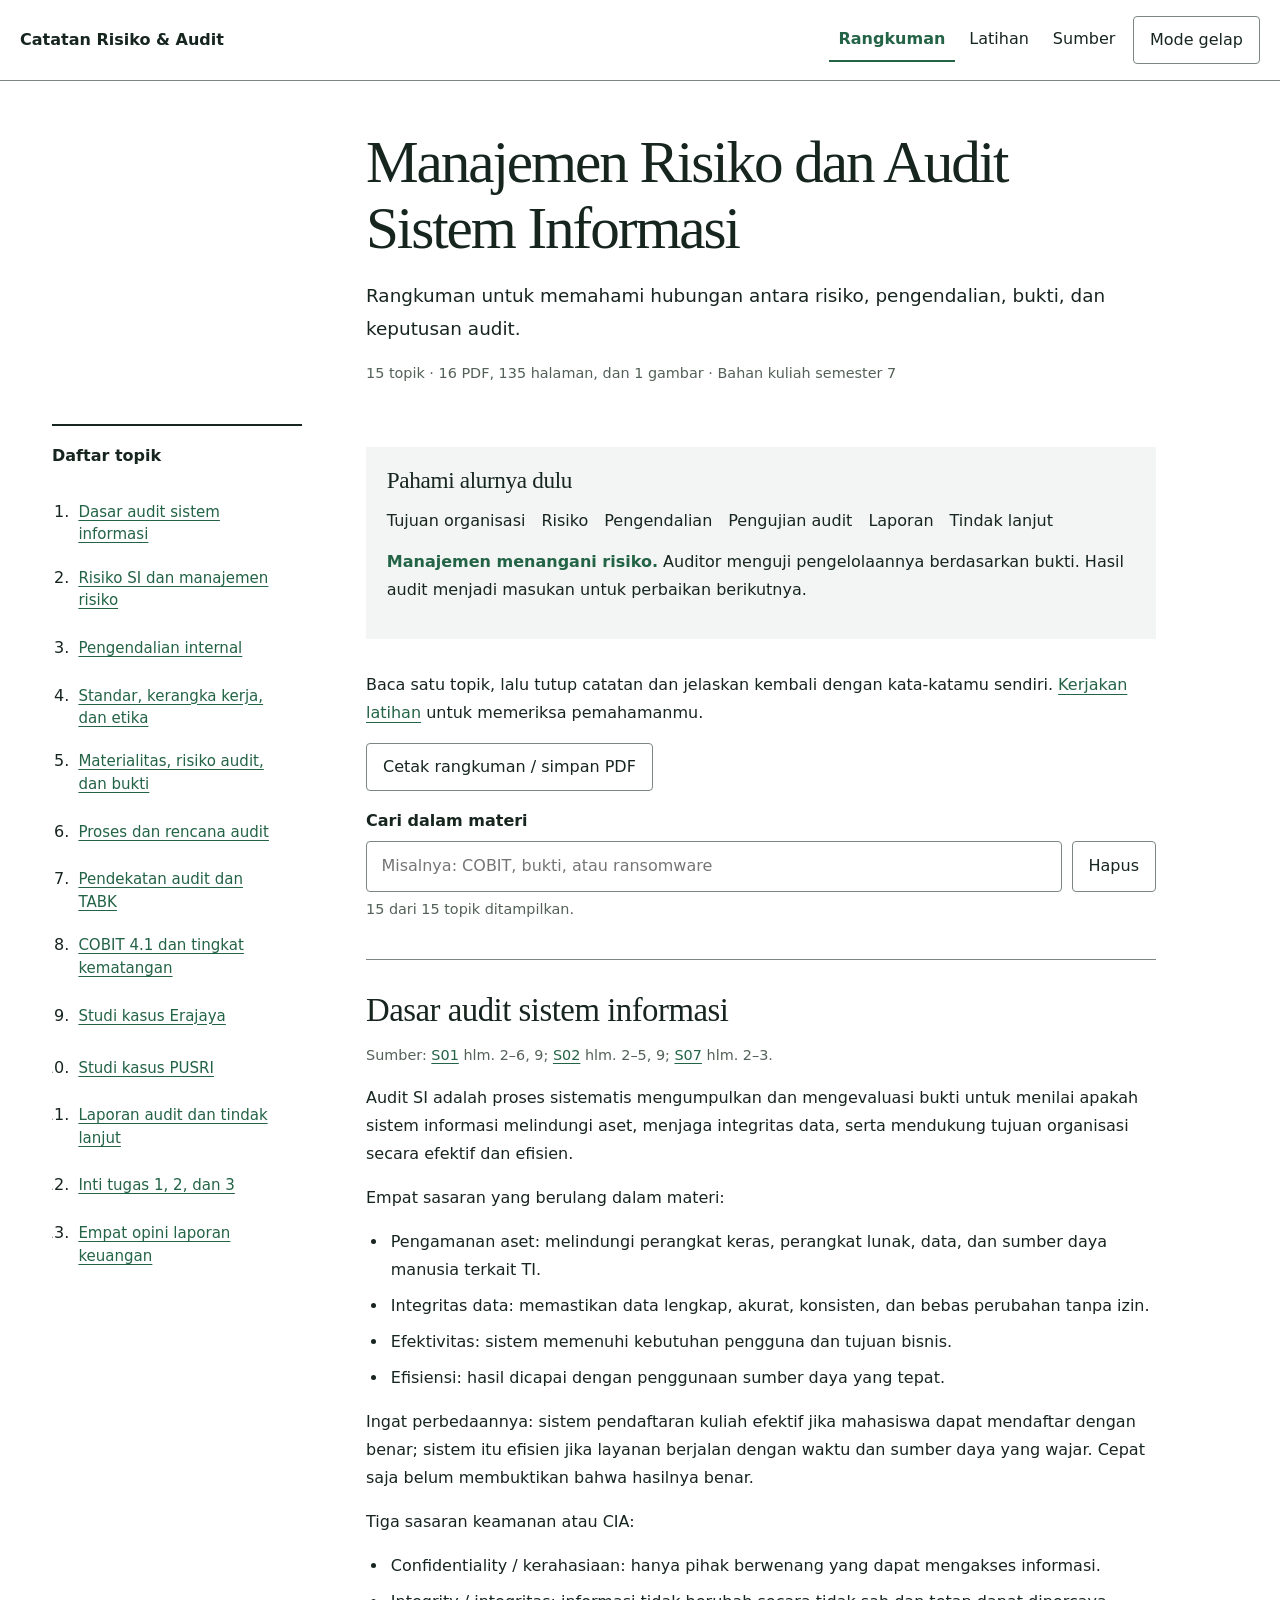
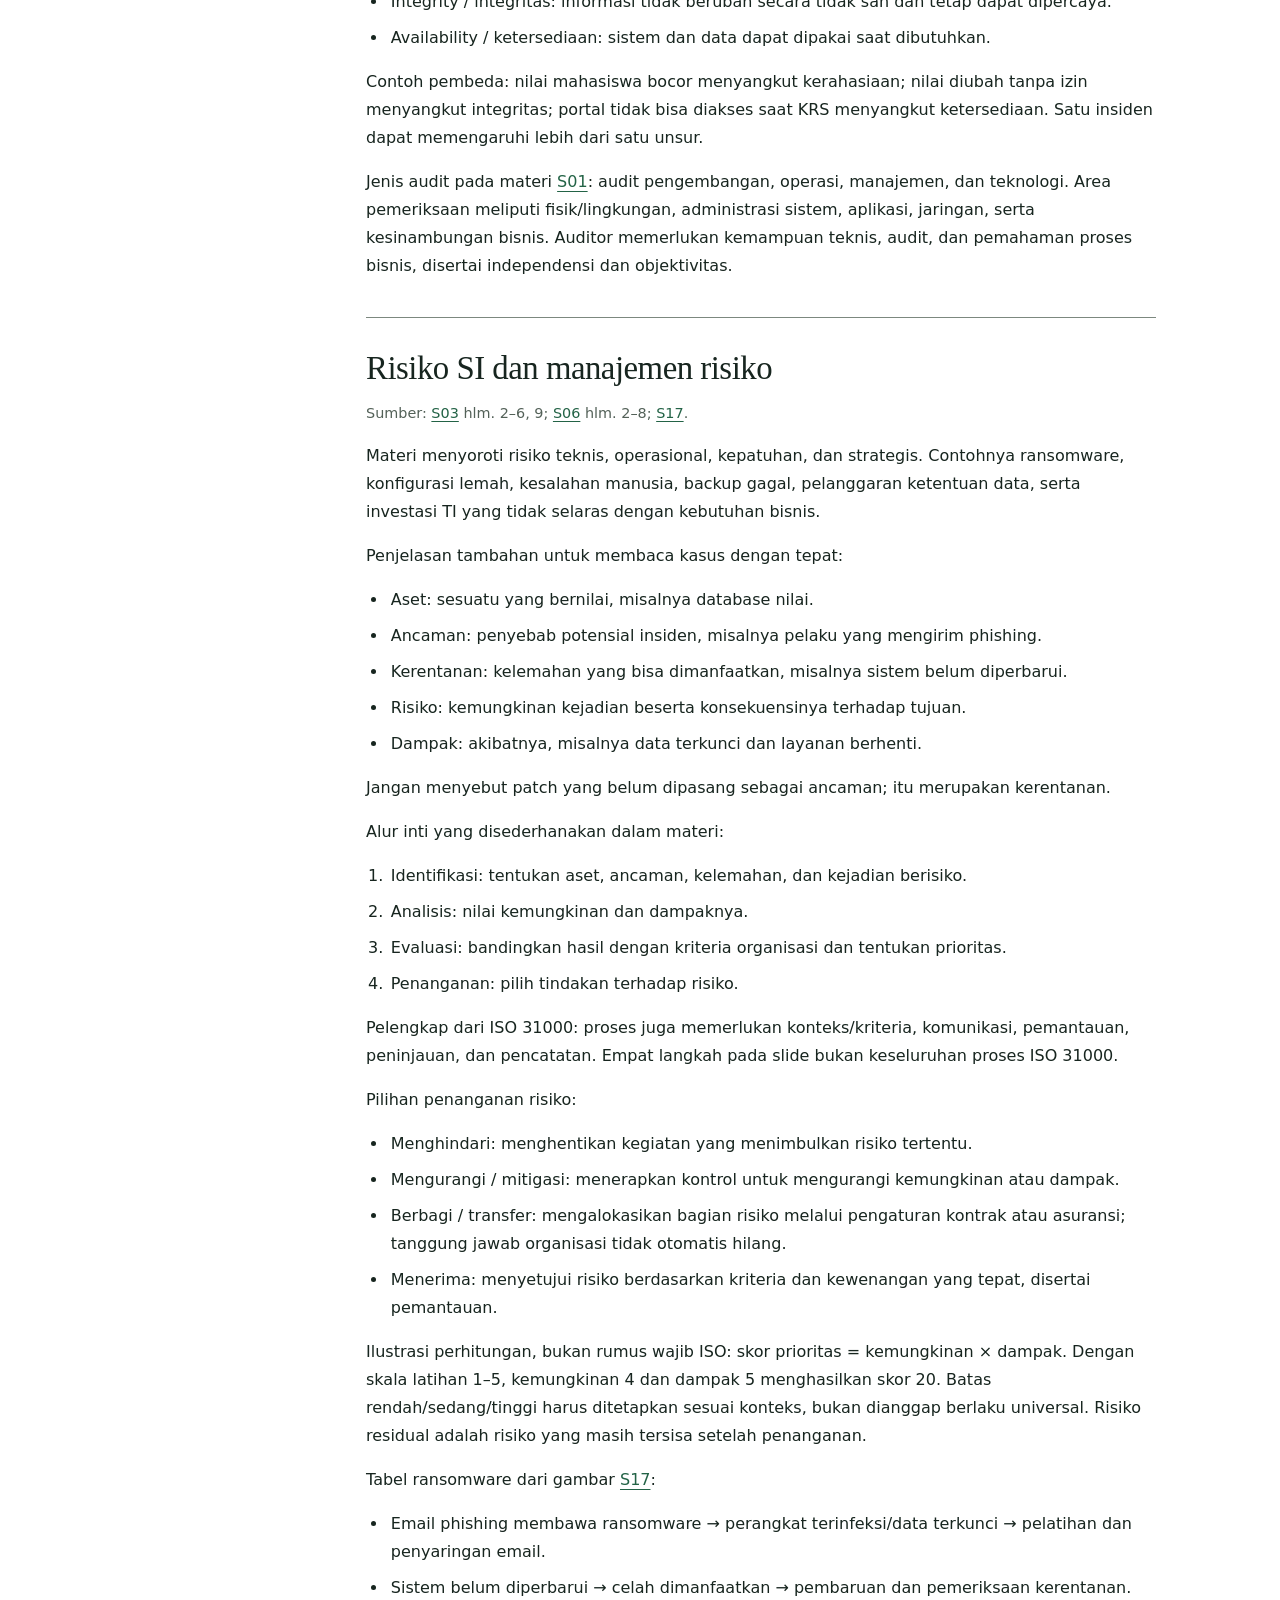
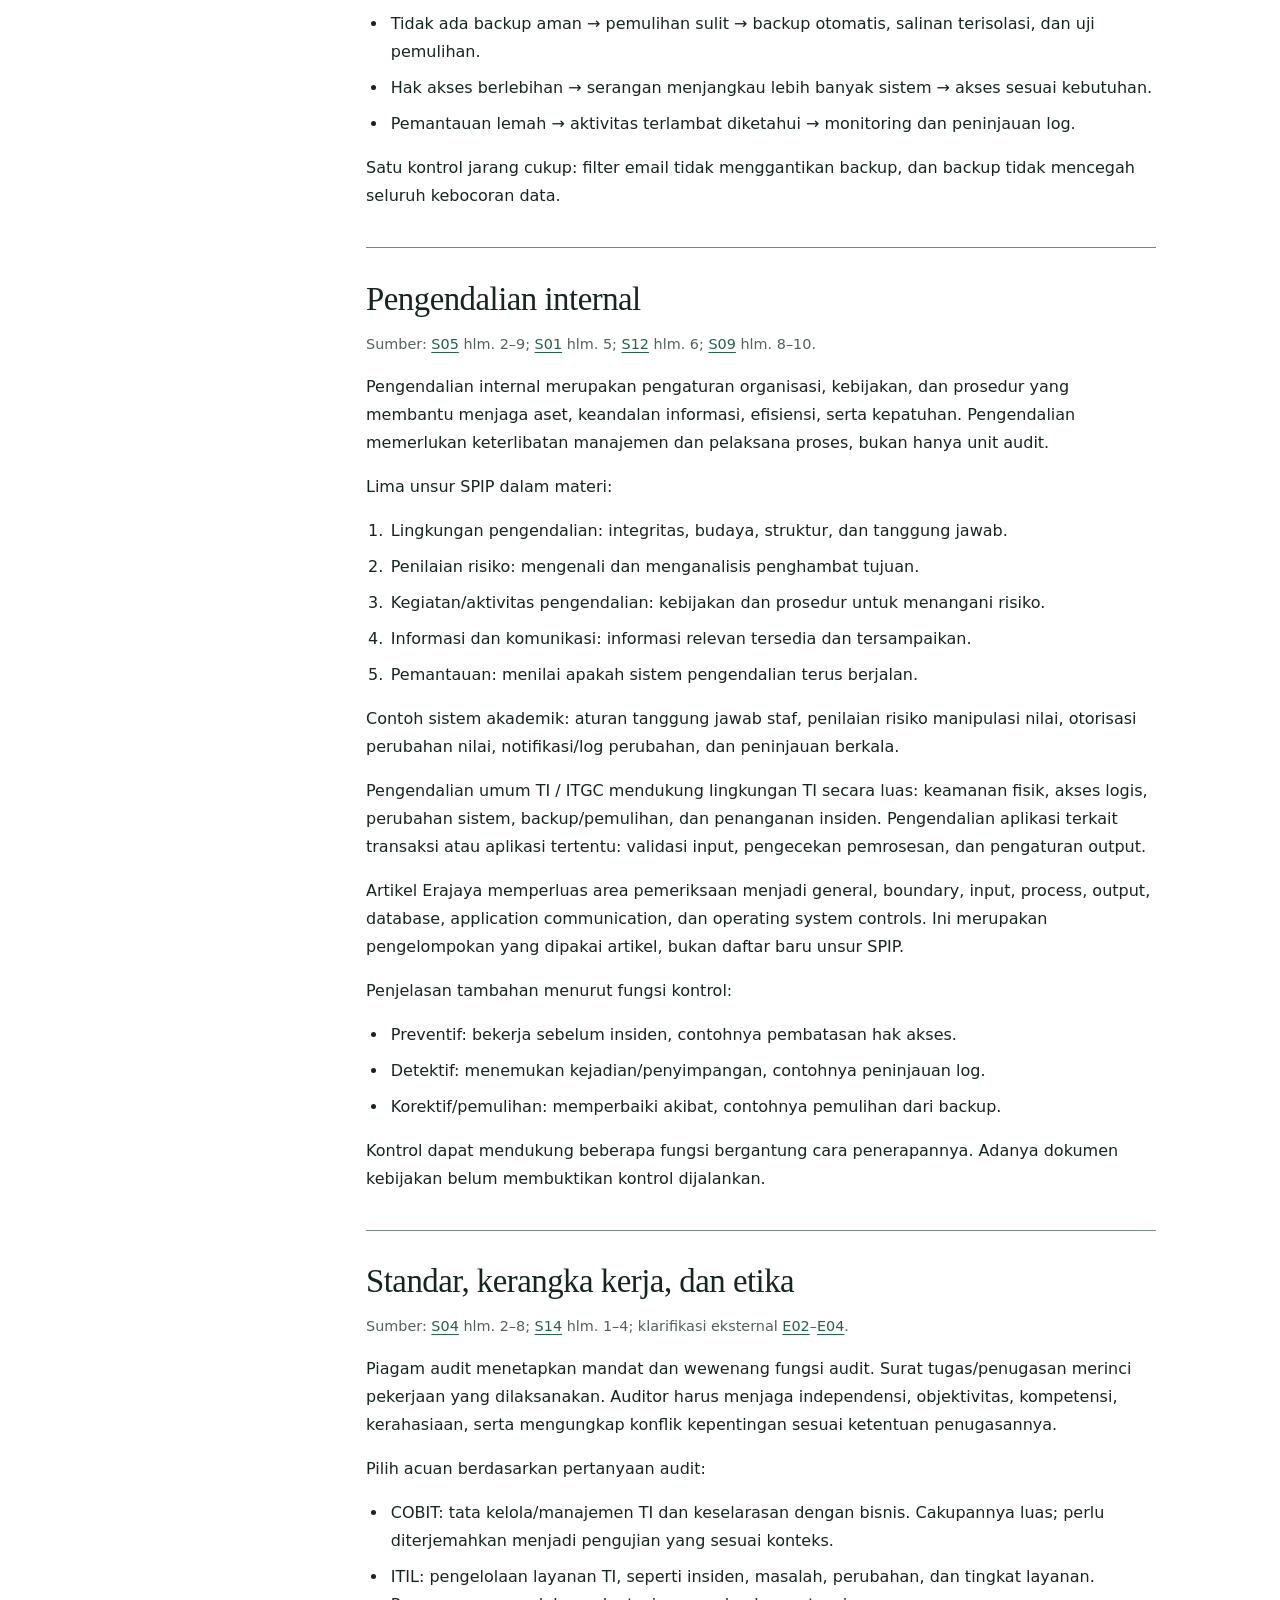
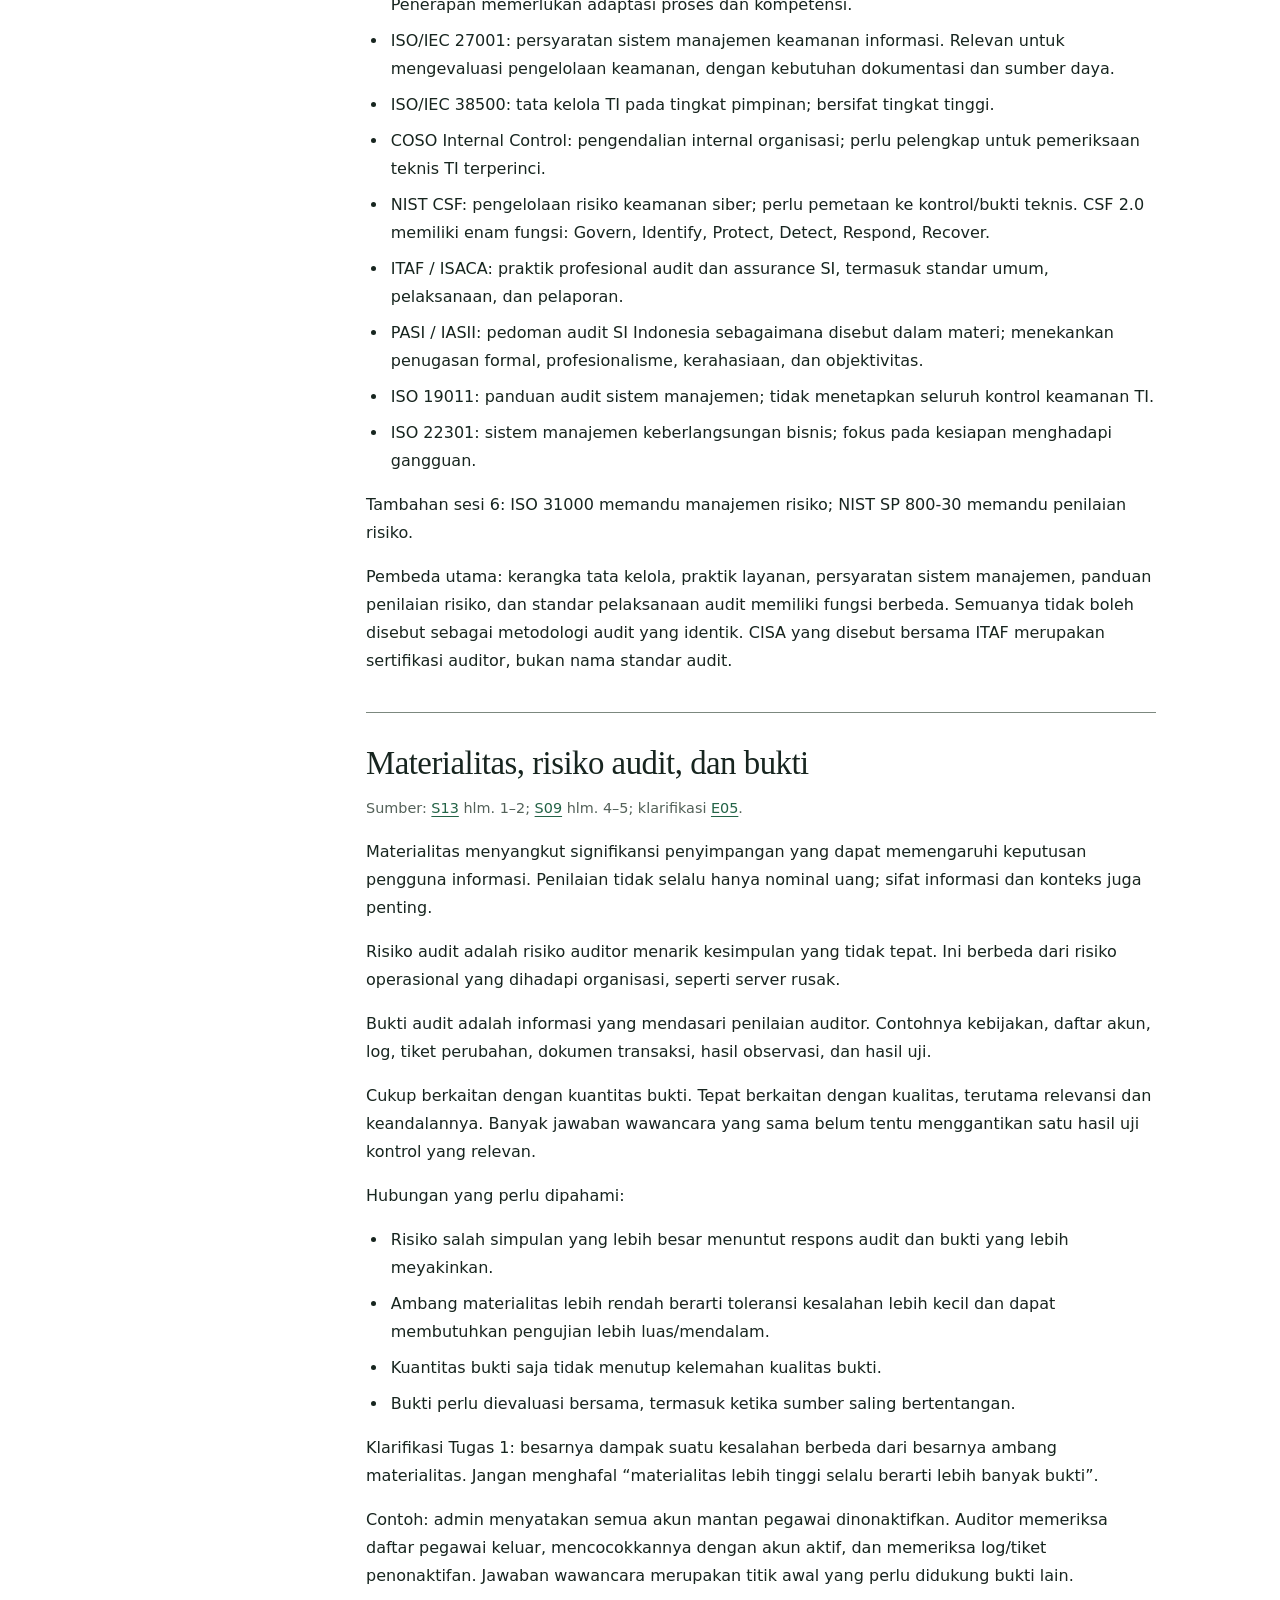
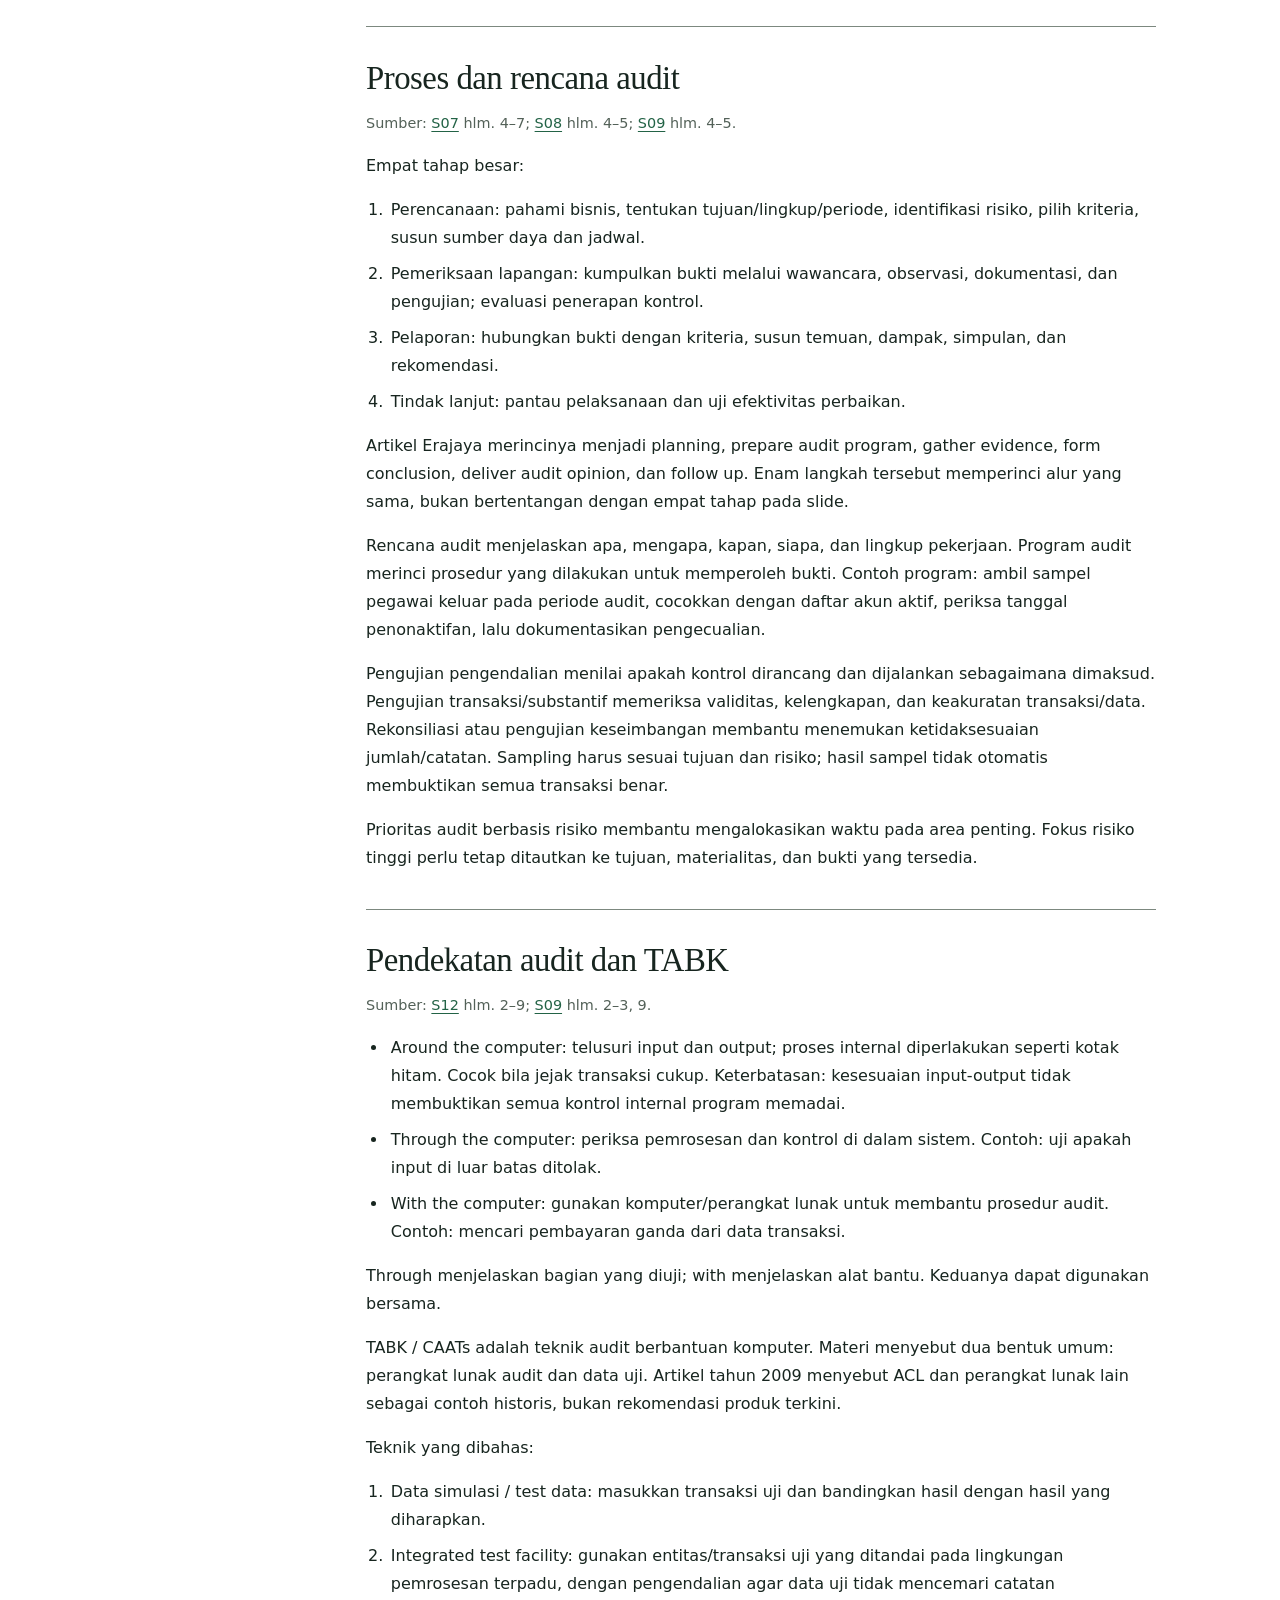
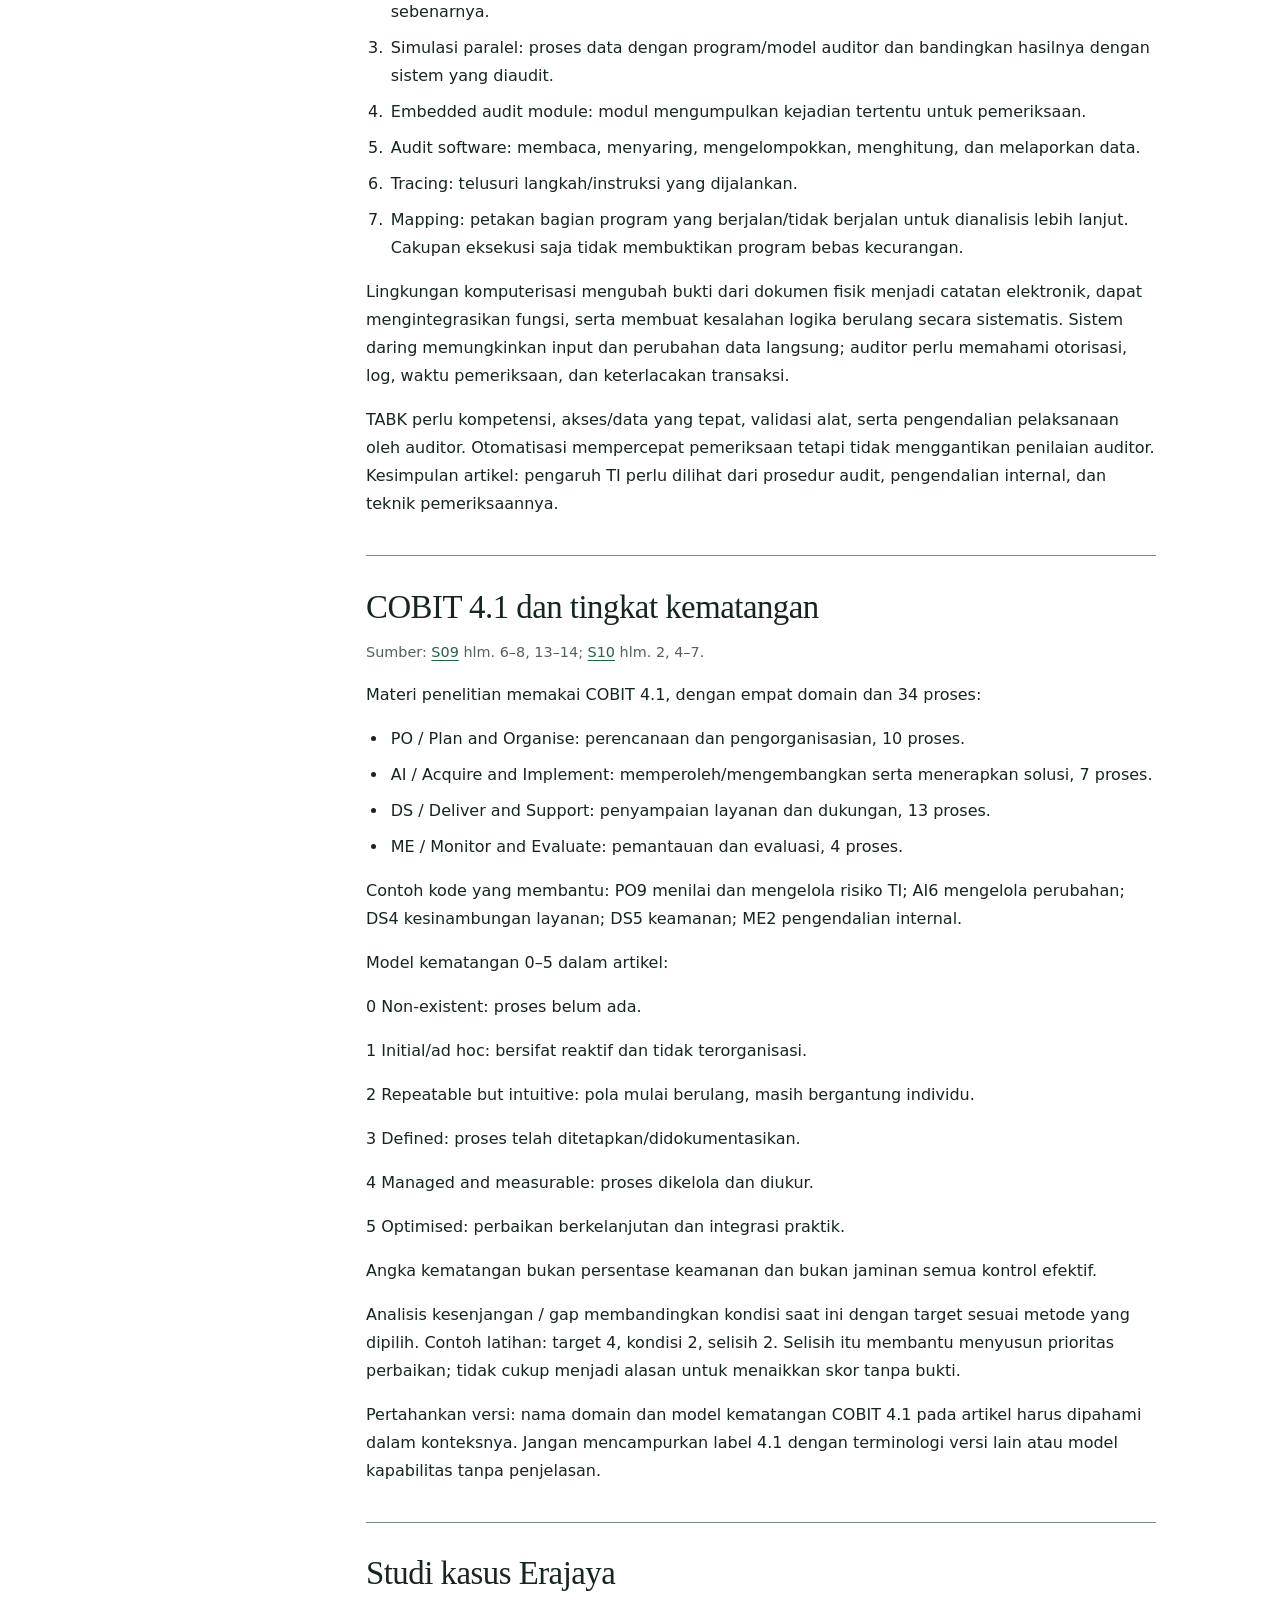
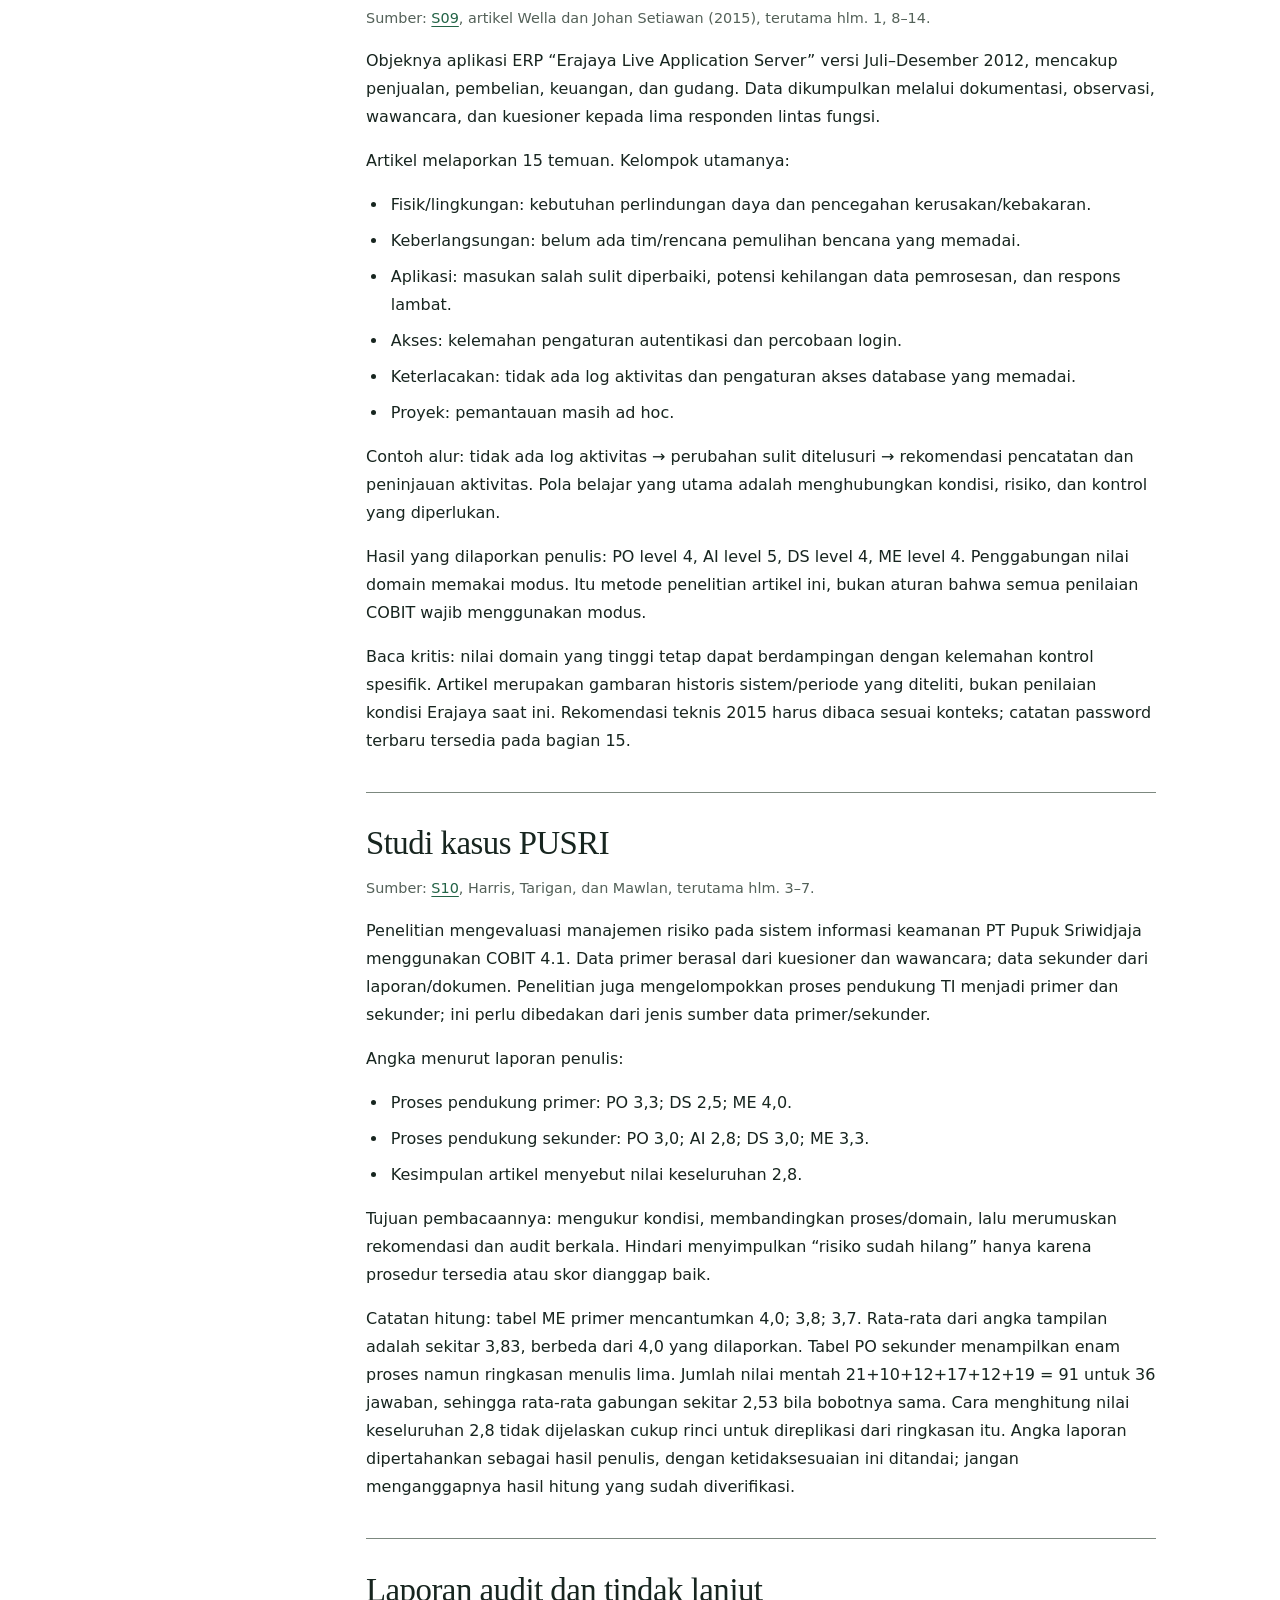
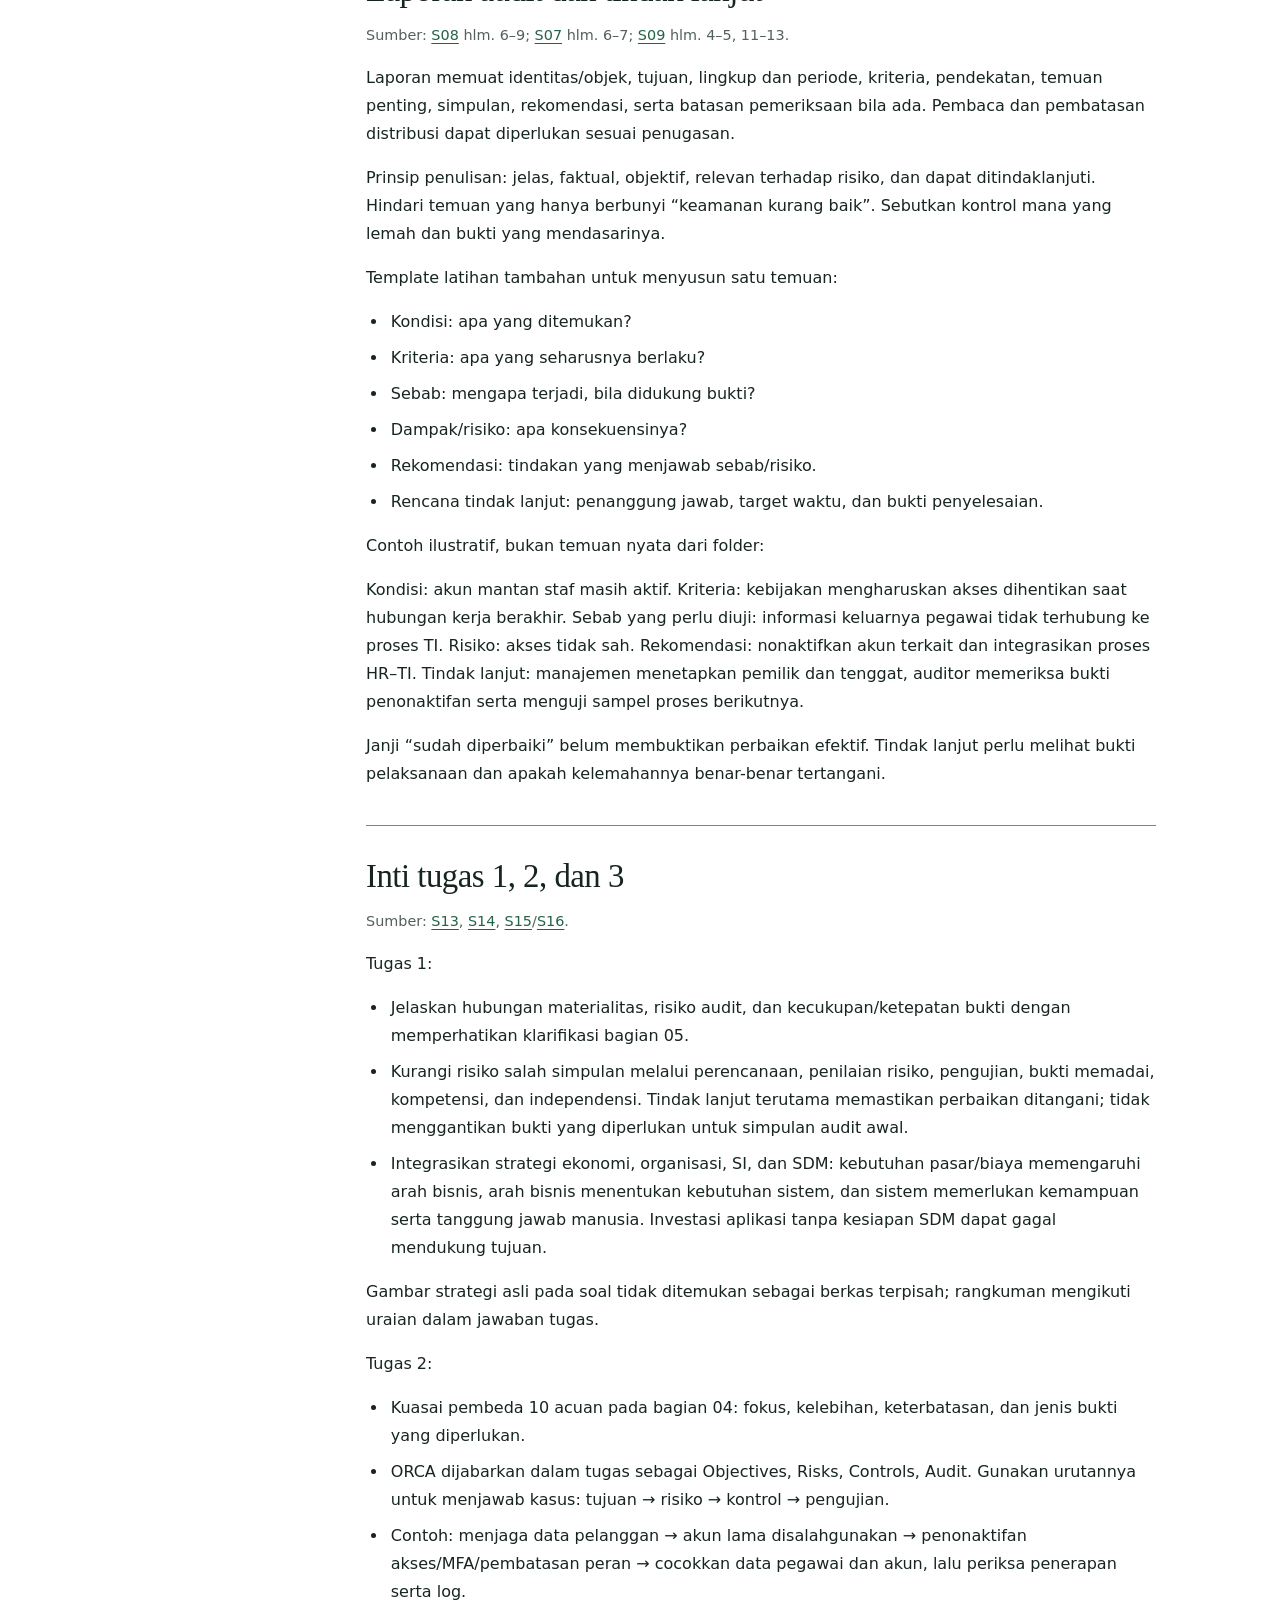
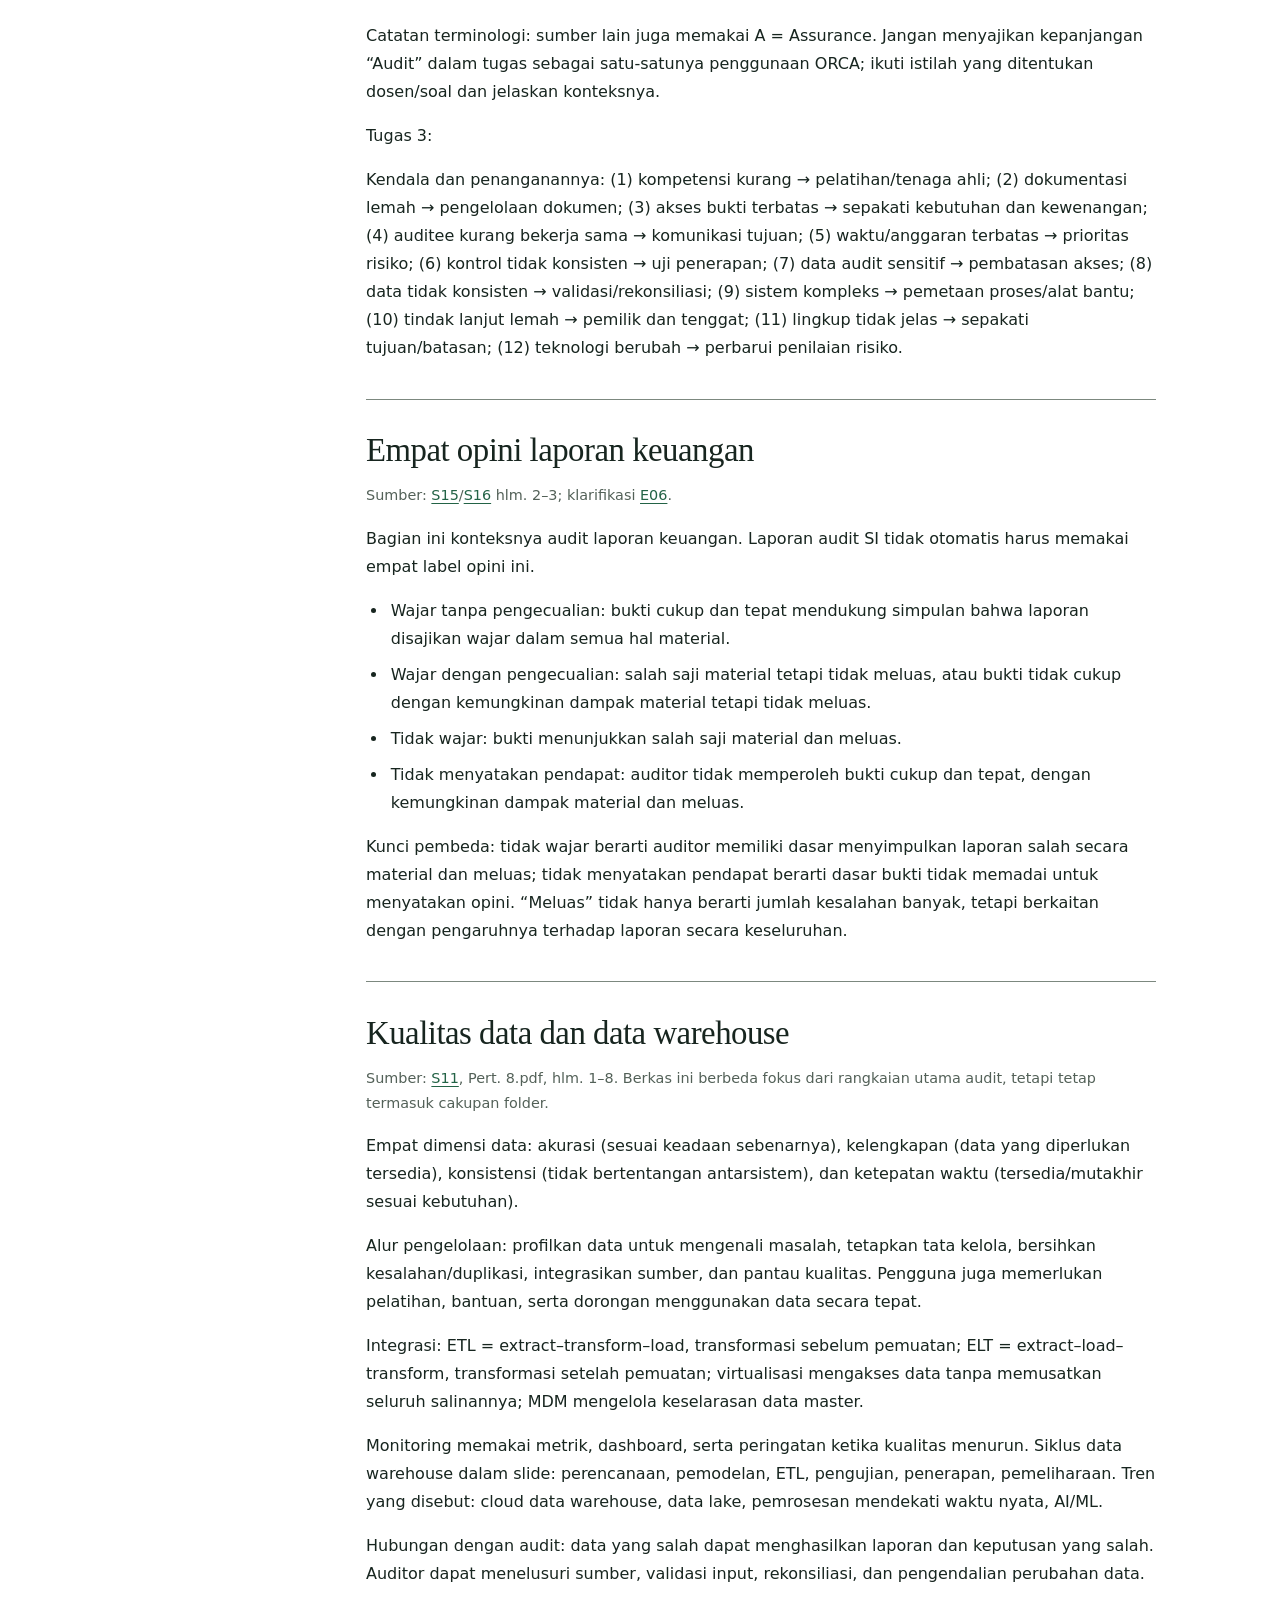
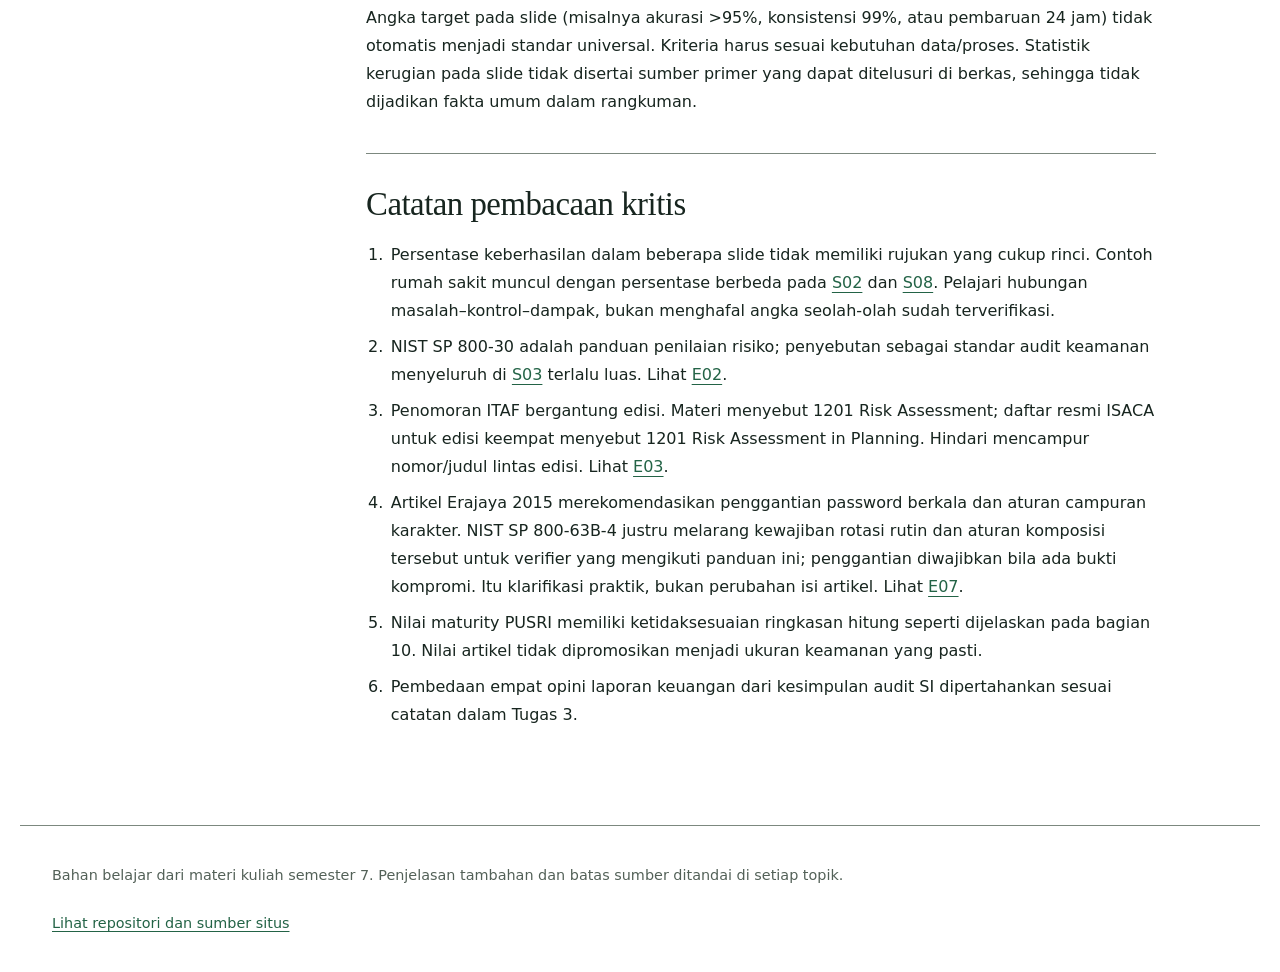
<file: index.html>
<!doctype html>
<html lang="id"><head><meta charset="utf-8"><meta name="viewport" content="width=device-width, initial-scale=1">
<meta name="description" content="Rangkuman kuliah Manajemen Risiko dan Audit Sistem Informasi. Materi lengkap, studi kasus, latihan, dan referensi.">
<meta name="theme-color" content="#236346"><title>Rangkuman Manajemen Risiko dan Audit SI | Catatan Risiko &amp; Audit</title>
<link rel="stylesheet" href="assets/belajar.css"><script src="assets/belajar.js" defer></script></head>
<body><a class="skip" href="#isi">Lewati ke isi</a>
<header class="site-header"><a class="home-link" href="index.html">Catatan Risiko &amp; Audit</a><div class="header-actions"><nav class="top-nav" aria-label="Navigasi utama"><a href="index.html" aria-current="page">Rangkuman</a><a href="latihan.html">Latihan</a><a href="reference/sumber.html">Sumber</a></nav><button type="button" data-theme-toggle hidden>Mode gelap</button></div></header>
<main id="isi" class="page"><div class="intro"><h1>Manajemen Risiko dan Audit Sistem Informasi</h1><p class="lead">Rangkuman untuk memahami hubungan antara risiko, pengendalian, bukti, dan keputusan audit.</p><p class="meta">15 topik · 16 PDF, 135 halaman, dan 1 gambar · Bahan kuliah semester 7</p></div><div class="reading-layout"><details class="contents" open><summary>Daftar topik</summary><nav aria-label="Daftar topik"><ol><li><a href="#topik-01">Dasar audit sistem informasi</a></li><li><a href="#topik-02">Risiko SI dan manajemen risiko</a></li><li><a href="#topik-03">Pengendalian internal</a></li><li><a href="#topik-04">Standar, kerangka kerja, dan etika</a></li><li><a href="#topik-05">Materialitas, risiko audit, dan bukti</a></li><li><a href="#topik-06">Proses dan rencana audit</a></li><li><a href="#topik-07">Pendekatan audit dan TABK</a></li><li><a href="#topik-08">COBIT 4.1 dan tingkat kematangan</a></li><li><a href="#topik-09">Studi kasus Erajaya</a></li><li><a href="#topik-10">Studi kasus PUSRI</a></li><li><a href="#topik-11">Laporan audit dan tindak lanjut</a></li><li><a href="#topik-12">Inti tugas 1, 2, dan 3</a></li><li><a href="#topik-13">Empat opini laporan keuangan</a></li><li><a href="#topik-14">Kualitas data dan data warehouse</a></li><li><a href="#topik-15">Catatan pembacaan kritis</a></li></ol></nav></details><div class="reader"><section class="concept"><h2>Pahami alurnya dulu</h2><ol><li>Tujuan organisasi</li><li>Risiko</li><li>Pengendalian</li><li>Pengujian audit</li><li>Laporan</li><li>Tindak lanjut</li></ol><p><strong>Manajemen menangani risiko.</strong> Auditor menguji pengelolaannya berdasarkan bukti. Hasil audit menjadi masukan untuk perbaikan berikutnya.</p></section><p>Baca satu topik, lalu tutup catatan dan jelaskan kembali dengan kata-katamu sendiri. <a href="latihan.html">Kerjakan latihan</a> untuk memeriksa pemahamanmu.</p><p class="screen-only"><button type="button" data-print hidden>Cetak rangkuman / simpan PDF</button></p><div class="search-area" hidden><label for="topic-search">Cari dalam materi</label><div class="search-row"><input id="topic-search" type="search" placeholder="Misalnya: COBIT, bukti, atau ransomware" aria-describedby="search-count"><button type="button" data-clear-search>Hapus</button></div><p id="search-count" class="search-feedback" role="status" aria-live="polite"></p><p id="no-results" class="no-results" hidden>Topik tidak ditemukan. Gunakan kata yang lebih singkat atau hapus pencarian.</p></div><section class="chapter" id="topik-01" data-chapter><h2>Dasar audit sistem informasi</h2><p class="source">Sumber: <a href="reference/sumber.html#S01">S01</a> hlm. 2–6, 9; <a href="reference/sumber.html#S02">S02</a> hlm. 2–5, 9; <a href="reference/sumber.html#S07">S07</a> hlm. 2–3.</p>
<p>Audit SI adalah proses sistematis mengumpulkan dan mengevaluasi bukti untuk menilai apakah sistem informasi melindungi aset, menjaga integritas data, serta mendukung tujuan organisasi secara efektif dan efisien.</p>
<p>Empat sasaran yang berulang dalam materi:</p>
<ul>
<li>Pengamanan aset: melindungi perangkat keras, perangkat lunak, data, dan sumber daya manusia terkait TI.</li>
<li>Integritas data: memastikan data lengkap, akurat, konsisten, dan bebas perubahan tanpa izin.</li>
<li>Efektivitas: sistem memenuhi kebutuhan pengguna dan tujuan bisnis.</li>
<li>Efisiensi: hasil dicapai dengan penggunaan sumber daya yang tepat.</li>
</ul>
<p>Ingat perbedaannya: sistem pendaftaran kuliah efektif jika mahasiswa dapat mendaftar dengan benar; sistem itu efisien jika layanan berjalan dengan waktu dan sumber daya yang wajar. Cepat saja belum membuktikan bahwa hasilnya benar.</p>
<p>Tiga sasaran keamanan atau CIA:</p>
<ul>
<li>Confidentiality / kerahasiaan: hanya pihak berwenang yang dapat mengakses informasi.</li>
<li>Integrity / integritas: informasi tidak berubah secara tidak sah dan tetap dapat dipercaya.</li>
<li>Availability / ketersediaan: sistem dan data dapat dipakai saat dibutuhkan.</li>
</ul>
<p>Contoh pembeda: nilai mahasiswa bocor menyangkut kerahasiaan; nilai diubah tanpa izin menyangkut integritas; portal tidak bisa diakses saat KRS menyangkut ketersediaan. Satu insiden dapat memengaruhi lebih dari satu unsur.</p>
<p>Jenis audit pada materi <a href="reference/sumber.html#S01">S01</a>: audit pengembangan, operasi, manajemen, dan teknologi. Area pemeriksaan meliputi fisik/lingkungan, administrasi sistem, aplikasi, jaringan, serta kesinambungan bisnis. Auditor memerlukan kemampuan teknis, audit, dan pemahaman proses bisnis, disertai independensi dan objektivitas.</p></section><section class="chapter" id="topik-02" data-chapter><h2>Risiko SI dan manajemen risiko</h2><p class="source">Sumber: <a href="reference/sumber.html#S03">S03</a> hlm. 2–6, 9; <a href="reference/sumber.html#S06">S06</a> hlm. 2–8; <a href="reference/sumber.html#S17">S17</a>.</p>
<p>Materi menyoroti risiko teknis, operasional, kepatuhan, dan strategis. Contohnya ransomware, konfigurasi lemah, kesalahan manusia, backup gagal, pelanggaran ketentuan data, serta investasi TI yang tidak selaras dengan kebutuhan bisnis.</p>
<p>Penjelasan tambahan untuk membaca kasus dengan tepat:</p>
<ul>
<li>Aset: sesuatu yang bernilai, misalnya database nilai.</li>
<li>Ancaman: penyebab potensial insiden, misalnya pelaku yang mengirim phishing.</li>
<li>Kerentanan: kelemahan yang bisa dimanfaatkan, misalnya sistem belum diperbarui.</li>
<li>Risiko: kemungkinan kejadian beserta konsekuensinya terhadap tujuan.</li>
<li>Dampak: akibatnya, misalnya data terkunci dan layanan berhenti.</li>
</ul>
<p>Jangan menyebut patch yang belum dipasang sebagai ancaman; itu merupakan kerentanan.</p>
<p>Alur inti yang disederhanakan dalam materi:</p>
<ol>
<li>Identifikasi: tentukan aset, ancaman, kelemahan, dan kejadian berisiko.</li>
<li>Analisis: nilai kemungkinan dan dampaknya.</li>
<li>Evaluasi: bandingkan hasil dengan kriteria organisasi dan tentukan prioritas.</li>
<li>Penanganan: pilih tindakan terhadap risiko.</li>
</ol>
<p>Pelengkap dari ISO 31000: proses juga memerlukan konteks/kriteria, komunikasi, pemantauan, peninjauan, dan pencatatan. Empat langkah pada slide bukan keseluruhan proses ISO 31000.</p>
<p>Pilihan penanganan risiko:</p>
<ul>
<li>Menghindari: menghentikan kegiatan yang menimbulkan risiko tertentu.</li>
<li>Mengurangi / mitigasi: menerapkan kontrol untuk mengurangi kemungkinan atau dampak.</li>
<li>Berbagi / transfer: mengalokasikan bagian risiko melalui pengaturan kontrak atau asuransi; tanggung jawab organisasi tidak otomatis hilang.</li>
<li>Menerima: menyetujui risiko berdasarkan kriteria dan kewenangan yang tepat, disertai pemantauan.</li>
</ul>
<p>Ilustrasi perhitungan, bukan rumus wajib ISO: skor prioritas = kemungkinan × dampak. Dengan skala latihan 1–5, kemungkinan 4 dan dampak 5 menghasilkan skor 20. Batas rendah/sedang/tinggi harus ditetapkan sesuai konteks, bukan dianggap berlaku universal. Risiko residual adalah risiko yang masih tersisa setelah penanganan.</p>
<p>Tabel ransomware dari gambar <a href="reference/sumber.html#S17">S17</a>:</p>
<ul>
<li>Email phishing membawa ransomware → perangkat terinfeksi/data terkunci → pelatihan dan penyaringan email.</li>
<li>Sistem belum diperbarui → celah dimanfaatkan → pembaruan dan pemeriksaan kerentanan.</li>
<li>Tidak ada backup aman → pemulihan sulit → backup otomatis, salinan terisolasi, dan uji pemulihan.</li>
<li>Hak akses berlebihan → serangan menjangkau lebih banyak sistem → akses sesuai kebutuhan.</li>
<li>Pemantauan lemah → aktivitas terlambat diketahui → monitoring dan peninjauan log.</li>
</ul>
<p>Satu kontrol jarang cukup: filter email tidak menggantikan backup, dan backup tidak mencegah seluruh kebocoran data.</p></section><section class="chapter" id="topik-03" data-chapter><h2>Pengendalian internal</h2><p class="source">Sumber: <a href="reference/sumber.html#S05">S05</a> hlm. 2–9; <a href="reference/sumber.html#S01">S01</a> hlm. 5; <a href="reference/sumber.html#S12">S12</a> hlm. 6; <a href="reference/sumber.html#S09">S09</a> hlm. 8–10.</p>
<p>Pengendalian internal merupakan pengaturan organisasi, kebijakan, dan prosedur yang membantu menjaga aset, keandalan informasi, efisiensi, serta kepatuhan. Pengendalian memerlukan keterlibatan manajemen dan pelaksana proses, bukan hanya unit audit.</p>
<p>Lima unsur SPIP dalam materi:</p>
<ol>
<li>Lingkungan pengendalian: integritas, budaya, struktur, dan tanggung jawab.</li>
<li>Penilaian risiko: mengenali dan menganalisis penghambat tujuan.</li>
<li>Kegiatan/aktivitas pengendalian: kebijakan dan prosedur untuk menangani risiko.</li>
<li>Informasi dan komunikasi: informasi relevan tersedia dan tersampaikan.</li>
<li>Pemantauan: menilai apakah sistem pengendalian terus berjalan.</li>
</ol>
<p>Contoh sistem akademik: aturan tanggung jawab staf, penilaian risiko manipulasi nilai, otorisasi perubahan nilai, notifikasi/log perubahan, dan peninjauan berkala.</p>
<p>Pengendalian umum TI / ITGC mendukung lingkungan TI secara luas: keamanan fisik, akses logis, perubahan sistem, backup/pemulihan, dan penanganan insiden. Pengendalian aplikasi terkait transaksi atau aplikasi tertentu: validasi input, pengecekan pemrosesan, dan pengaturan output.</p>
<p>Artikel Erajaya memperluas area pemeriksaan menjadi general, boundary, input, process, output, database, application communication, dan operating system controls. Ini merupakan pengelompokan yang dipakai artikel, bukan daftar baru unsur SPIP.</p>
<p>Penjelasan tambahan menurut fungsi kontrol:</p>
<ul>
<li>Preventif: bekerja sebelum insiden, contohnya pembatasan hak akses.</li>
<li>Detektif: menemukan kejadian/penyimpangan, contohnya peninjauan log.</li>
<li>Korektif/pemulihan: memperbaiki akibat, contohnya pemulihan dari backup.</li>
</ul>
<p>Kontrol dapat mendukung beberapa fungsi bergantung cara penerapannya. Adanya dokumen kebijakan belum membuktikan kontrol dijalankan.</p></section><section class="chapter" id="topik-04" data-chapter><h2>Standar, kerangka kerja, dan etika</h2><p class="source">Sumber: <a href="reference/sumber.html#S04">S04</a> hlm. 2–8; <a href="reference/sumber.html#S14">S14</a> hlm. 1–4; klarifikasi eksternal <a href="reference/sumber.html#E02">E02</a>–<a href="reference/sumber.html#E04">E04</a>.</p>
<p>Piagam audit menetapkan mandat dan wewenang fungsi audit. Surat tugas/penugasan merinci pekerjaan yang dilaksanakan. Auditor harus menjaga independensi, objektivitas, kompetensi, kerahasiaan, serta mengungkap konflik kepentingan sesuai ketentuan penugasannya.</p>
<p>Pilih acuan berdasarkan pertanyaan audit:</p>
<ul>
<li>COBIT: tata kelola/manajemen TI dan keselarasan dengan bisnis. Cakupannya luas; perlu diterjemahkan menjadi pengujian yang sesuai konteks.</li>
<li>ITIL: pengelolaan layanan TI, seperti insiden, masalah, perubahan, dan tingkat layanan. Penerapan memerlukan adaptasi proses dan kompetensi.</li>
<li>ISO/IEC 27001: persyaratan sistem manajemen keamanan informasi. Relevan untuk mengevaluasi pengelolaan keamanan, dengan kebutuhan dokumentasi dan sumber daya.</li>
<li>ISO/IEC 38500: tata kelola TI pada tingkat pimpinan; bersifat tingkat tinggi.</li>
<li>COSO Internal Control: pengendalian internal organisasi; perlu pelengkap untuk pemeriksaan teknis TI terperinci.</li>
<li>NIST CSF: pengelolaan risiko keamanan siber; perlu pemetaan ke kontrol/bukti teknis. CSF 2.0 memiliki enam fungsi: Govern, Identify, Protect, Detect, Respond, Recover.</li>
<li>ITAF / ISACA: praktik profesional audit dan assurance SI, termasuk standar umum, pelaksanaan, dan pelaporan.</li>
<li>PASI / IASII: pedoman audit SI Indonesia sebagaimana disebut dalam materi; menekankan penugasan formal, profesionalisme, kerahasiaan, dan objektivitas.</li>
<li>ISO 19011: panduan audit sistem manajemen; tidak menetapkan seluruh kontrol keamanan TI.</li>
<li>ISO 22301: sistem manajemen keberlangsungan bisnis; fokus pada kesiapan menghadapi gangguan.</li>
</ul>
<p>Tambahan sesi 6: ISO 31000 memandu manajemen risiko; NIST SP 800-30 memandu penilaian risiko.</p>
<p>Pembeda utama: kerangka tata kelola, praktik layanan, persyaratan sistem manajemen, panduan penilaian risiko, dan standar pelaksanaan audit memiliki fungsi berbeda. Semuanya tidak boleh disebut sebagai metodologi audit yang identik. CISA yang disebut bersama ITAF merupakan sertifikasi auditor, bukan nama standar audit.</p></section><section class="chapter" id="topik-05" data-chapter><h2>Materialitas, risiko audit, dan bukti</h2><p class="source">Sumber: <a href="reference/sumber.html#S13">S13</a> hlm. 1–2; <a href="reference/sumber.html#S09">S09</a> hlm. 4–5; klarifikasi <a href="reference/sumber.html#E05">E05</a>.</p>
<p>Materialitas menyangkut signifikansi penyimpangan yang dapat memengaruhi keputusan pengguna informasi. Penilaian tidak selalu hanya nominal uang; sifat informasi dan konteks juga penting.</p>
<p>Risiko audit adalah risiko auditor menarik kesimpulan yang tidak tepat. Ini berbeda dari risiko operasional yang dihadapi organisasi, seperti server rusak.</p>
<p>Bukti audit adalah informasi yang mendasari penilaian auditor. Contohnya kebijakan, daftar akun, log, tiket perubahan, dokumen transaksi, hasil observasi, dan hasil uji.</p>
<p>Cukup berkaitan dengan kuantitas bukti. Tepat berkaitan dengan kualitas, terutama relevansi dan keandalannya. Banyak jawaban wawancara yang sama belum tentu menggantikan satu hasil uji kontrol yang relevan.</p>
<p>Hubungan yang perlu dipahami:</p>
<ul>
<li>Risiko salah simpulan yang lebih besar menuntut respons audit dan bukti yang lebih meyakinkan.</li>
<li>Ambang materialitas lebih rendah berarti toleransi kesalahan lebih kecil dan dapat membutuhkan pengujian lebih luas/mendalam.</li>
<li>Kuantitas bukti saja tidak menutup kelemahan kualitas bukti.</li>
<li>Bukti perlu dievaluasi bersama, termasuk ketika sumber saling bertentangan.</li>
</ul>
<p>Klarifikasi Tugas 1: besarnya dampak suatu kesalahan berbeda dari besarnya ambang materialitas. Jangan menghafal “materialitas lebih tinggi selalu berarti lebih banyak bukti”.</p>
<p>Contoh: admin menyatakan semua akun mantan pegawai dinonaktifkan. Auditor memeriksa daftar pegawai keluar, mencocokkannya dengan akun aktif, dan memeriksa log/tiket penonaktifan. Jawaban wawancara merupakan titik awal yang perlu didukung bukti lain.</p></section><section class="chapter" id="topik-06" data-chapter><h2>Proses dan rencana audit</h2><p class="source">Sumber: <a href="reference/sumber.html#S07">S07</a> hlm. 4–7; <a href="reference/sumber.html#S08">S08</a> hlm. 4–5; <a href="reference/sumber.html#S09">S09</a> hlm. 4–5.</p>
<p>Empat tahap besar:</p>
<ol>
<li>Perencanaan: pahami bisnis, tentukan tujuan/lingkup/periode, identifikasi risiko, pilih kriteria, susun sumber daya dan jadwal.</li>
<li>Pemeriksaan lapangan: kumpulkan bukti melalui wawancara, observasi, dokumentasi, dan pengujian; evaluasi penerapan kontrol.</li>
<li>Pelaporan: hubungkan bukti dengan kriteria, susun temuan, dampak, simpulan, dan rekomendasi.</li>
<li>Tindak lanjut: pantau pelaksanaan dan uji efektivitas perbaikan.</li>
</ol>
<p>Artikel Erajaya merincinya menjadi planning, prepare audit program, gather evidence, form conclusion, deliver audit opinion, dan follow up. Enam langkah tersebut memperinci alur yang sama, bukan bertentangan dengan empat tahap pada slide.</p>
<p>Rencana audit menjelaskan apa, mengapa, kapan, siapa, dan lingkup pekerjaan. Program audit merinci prosedur yang dilakukan untuk memperoleh bukti. Contoh program: ambil sampel pegawai keluar pada periode audit, cocokkan dengan daftar akun aktif, periksa tanggal penonaktifan, lalu dokumentasikan pengecualian.</p>
<p>Pengujian pengendalian menilai apakah kontrol dirancang dan dijalankan sebagaimana dimaksud. Pengujian transaksi/substantif memeriksa validitas, kelengkapan, dan keakuratan transaksi/data. Rekonsiliasi atau pengujian keseimbangan membantu menemukan ketidaksesuaian jumlah/catatan. Sampling harus sesuai tujuan dan risiko; hasil sampel tidak otomatis membuktikan semua transaksi benar.</p>
<p>Prioritas audit berbasis risiko membantu mengalokasikan waktu pada area penting. Fokus risiko tinggi perlu tetap ditautkan ke tujuan, materialitas, dan bukti yang tersedia.</p></section><section class="chapter" id="topik-07" data-chapter><h2>Pendekatan audit dan TABK</h2><p class="source">Sumber: <a href="reference/sumber.html#S12">S12</a> hlm. 2–9; <a href="reference/sumber.html#S09">S09</a> hlm. 2–3, 9.</p>
<ul>
<li>Around the computer: telusuri input dan output; proses internal diperlakukan seperti kotak hitam. Cocok bila jejak transaksi cukup. Keterbatasan: kesesuaian input-output tidak membuktikan semua kontrol internal program memadai.</li>
<li>Through the computer: periksa pemrosesan dan kontrol di dalam sistem. Contoh: uji apakah input di luar batas ditolak.</li>
<li>With the computer: gunakan komputer/perangkat lunak untuk membantu prosedur audit. Contoh: mencari pembayaran ganda dari data transaksi.</li>
</ul>
<p>Through menjelaskan bagian yang diuji; with menjelaskan alat bantu. Keduanya dapat digunakan bersama.</p>
<p>TABK / CAATs adalah teknik audit berbantuan komputer. Materi menyebut dua bentuk umum: perangkat lunak audit dan data uji. Artikel tahun 2009 menyebut ACL dan perangkat lunak lain sebagai contoh historis, bukan rekomendasi produk terkini.</p>
<p>Teknik yang dibahas:</p>
<ol>
<li>Data simulasi / test data: masukkan transaksi uji dan bandingkan hasil dengan hasil yang diharapkan.</li>
<li>Integrated test facility: gunakan entitas/transaksi uji yang ditandai pada lingkungan pemrosesan terpadu, dengan pengendalian agar data uji tidak mencemari catatan sebenarnya.</li>
<li>Simulasi paralel: proses data dengan program/model auditor dan bandingkan hasilnya dengan sistem yang diaudit.</li>
<li>Embedded audit module: modul mengumpulkan kejadian tertentu untuk pemeriksaan.</li>
<li>Audit software: membaca, menyaring, mengelompokkan, menghitung, dan melaporkan data.</li>
<li>Tracing: telusuri langkah/instruksi yang dijalankan.</li>
<li>Mapping: petakan bagian program yang berjalan/tidak berjalan untuk dianalisis lebih lanjut. Cakupan eksekusi saja tidak membuktikan program bebas kecurangan.</li>
</ol>
<p>Lingkungan komputerisasi mengubah bukti dari dokumen fisik menjadi catatan elektronik, dapat mengintegrasikan fungsi, serta membuat kesalahan logika berulang secara sistematis. Sistem daring memungkinkan input dan perubahan data langsung; auditor perlu memahami otorisasi, log, waktu pemeriksaan, dan keterlacakan transaksi.</p>
<p>TABK perlu kompetensi, akses/data yang tepat, validasi alat, serta pengendalian pelaksanaan oleh auditor. Otomatisasi mempercepat pemeriksaan tetapi tidak menggantikan penilaian auditor. Kesimpulan artikel: pengaruh TI perlu dilihat dari prosedur audit, pengendalian internal, dan teknik pemeriksaannya.</p></section><section class="chapter" id="topik-08" data-chapter><h2>COBIT 4.1 dan tingkat kematangan</h2><p class="source">Sumber: <a href="reference/sumber.html#S09">S09</a> hlm. 6–8, 13–14; <a href="reference/sumber.html#S10">S10</a> hlm. 2, 4–7.</p>
<p>Materi penelitian memakai COBIT 4.1, dengan empat domain dan 34 proses:</p>
<ul>
<li>PO / Plan and Organise: perencanaan dan pengorganisasian, 10 proses.</li>
<li>AI / Acquire and Implement: memperoleh/mengembangkan serta menerapkan solusi, 7 proses.</li>
<li>DS / Deliver and Support: penyampaian layanan dan dukungan, 13 proses.</li>
<li>ME / Monitor and Evaluate: pemantauan dan evaluasi, 4 proses.</li>
</ul>
<p>Contoh kode yang membantu: PO9 menilai dan mengelola risiko TI; AI6 mengelola perubahan; DS4 kesinambungan layanan; DS5 keamanan; ME2 pengendalian internal.</p>
<p>Model kematangan 0–5 dalam artikel:</p>
<p>0 Non-existent: proses belum ada.</p>
<p>1 Initial/ad hoc: bersifat reaktif dan tidak terorganisasi.</p>
<p>2 Repeatable but intuitive: pola mulai berulang, masih bergantung individu.</p>
<p>3 Defined: proses telah ditetapkan/didokumentasikan.</p>
<p>4 Managed and measurable: proses dikelola dan diukur.</p>
<p>5 Optimised: perbaikan berkelanjutan dan integrasi praktik.</p>
<p>Angka kematangan bukan persentase keamanan dan bukan jaminan semua kontrol efektif.</p>
<p>Analisis kesenjangan / gap membandingkan kondisi saat ini dengan target sesuai metode yang dipilih. Contoh latihan: target 4, kondisi 2, selisih 2. Selisih itu membantu menyusun prioritas perbaikan; tidak cukup menjadi alasan untuk menaikkan skor tanpa bukti.</p>
<p>Pertahankan versi: nama domain dan model kematangan COBIT 4.1 pada artikel harus dipahami dalam konteksnya. Jangan mencampurkan label 4.1 dengan terminologi versi lain atau model kapabilitas tanpa penjelasan.</p></section><section class="chapter" id="topik-09" data-chapter><h2>Studi kasus Erajaya</h2><p class="source">Sumber: <a href="reference/sumber.html#S09">S09</a>, artikel Wella dan Johan Setiawan (2015), terutama hlm. 1, 8–14.</p>
<p>Objeknya aplikasi ERP “Erajaya Live Application Server” versi Juli–Desember 2012, mencakup penjualan, pembelian, keuangan, dan gudang. Data dikumpulkan melalui dokumentasi, observasi, wawancara, dan kuesioner kepada lima responden lintas fungsi.</p>
<p>Artikel melaporkan 15 temuan. Kelompok utamanya:</p>
<ul>
<li>Fisik/lingkungan: kebutuhan perlindungan daya dan pencegahan kerusakan/kebakaran.</li>
<li>Keberlangsungan: belum ada tim/rencana pemulihan bencana yang memadai.</li>
<li>Aplikasi: masukan salah sulit diperbaiki, potensi kehilangan data pemrosesan, dan respons lambat.</li>
<li>Akses: kelemahan pengaturan autentikasi dan percobaan login.</li>
<li>Keterlacakan: tidak ada log aktivitas dan pengaturan akses database yang memadai.</li>
<li>Proyek: pemantauan masih ad hoc.</li>
</ul>
<p>Contoh alur: tidak ada log aktivitas → perubahan sulit ditelusuri → rekomendasi pencatatan dan peninjauan aktivitas. Pola belajar yang utama adalah menghubungkan kondisi, risiko, dan kontrol yang diperlukan.</p>
<p>Hasil yang dilaporkan penulis: PO level 4, AI level 5, DS level 4, ME level 4. Penggabungan nilai domain memakai modus. Itu metode penelitian artikel ini, bukan aturan bahwa semua penilaian COBIT wajib menggunakan modus.</p>
<p>Baca kritis: nilai domain yang tinggi tetap dapat berdampingan dengan kelemahan kontrol spesifik. Artikel merupakan gambaran historis sistem/periode yang diteliti, bukan penilaian kondisi Erajaya saat ini. Rekomendasi teknis 2015 harus dibaca sesuai konteks; catatan password terbaru tersedia pada bagian 15.</p></section><section class="chapter" id="topik-10" data-chapter><h2>Studi kasus PUSRI</h2><p class="source">Sumber: <a href="reference/sumber.html#S10">S10</a>, Harris, Tarigan, dan Mawlan, terutama hlm. 3–7.</p>
<p>Penelitian mengevaluasi manajemen risiko pada sistem informasi keamanan PT Pupuk Sriwidjaja menggunakan COBIT 4.1. Data primer berasal dari kuesioner dan wawancara; data sekunder dari laporan/dokumen. Penelitian juga mengelompokkan proses pendukung TI menjadi primer dan sekunder; ini perlu dibedakan dari jenis sumber data primer/sekunder.</p>
<p>Angka menurut laporan penulis:</p>
<ul>
<li>Proses pendukung primer: PO 3,3; DS 2,5; ME 4,0.</li>
<li>Proses pendukung sekunder: PO 3,0; AI 2,8; DS 3,0; ME 3,3.</li>
<li>Kesimpulan artikel menyebut nilai keseluruhan 2,8.</li>
</ul>
<p>Tujuan pembacaannya: mengukur kondisi, membandingkan proses/domain, lalu merumuskan rekomendasi dan audit berkala. Hindari menyimpulkan “risiko sudah hilang” hanya karena prosedur tersedia atau skor dianggap baik.</p>
<p>Catatan hitung: tabel ME primer mencantumkan 4,0; 3,8; 3,7. Rata-rata dari angka tampilan adalah sekitar 3,83, berbeda dari 4,0 yang dilaporkan. Tabel PO sekunder menampilkan enam proses namun ringkasan menulis lima. Jumlah nilai mentah 21+10+12+17+12+19 = 91 untuk 36 jawaban, sehingga rata-rata gabungan sekitar 2,53 bila bobotnya sama. Cara menghitung nilai keseluruhan 2,8 tidak dijelaskan cukup rinci untuk direplikasi dari ringkasan itu. Angka laporan dipertahankan sebagai hasil penulis, dengan ketidaksesuaian ini ditandai; jangan menganggapnya hasil hitung yang sudah diverifikasi.</p></section><section class="chapter" id="topik-11" data-chapter><h2>Laporan audit dan tindak lanjut</h2><p class="source">Sumber: <a href="reference/sumber.html#S08">S08</a> hlm. 6–9; <a href="reference/sumber.html#S07">S07</a> hlm. 6–7; <a href="reference/sumber.html#S09">S09</a> hlm. 4–5, 11–13.</p>
<p>Laporan memuat identitas/objek, tujuan, lingkup dan periode, kriteria, pendekatan, temuan penting, simpulan, rekomendasi, serta batasan pemeriksaan bila ada. Pembaca dan pembatasan distribusi dapat diperlukan sesuai penugasan.</p>
<p>Prinsip penulisan: jelas, faktual, objektif, relevan terhadap risiko, dan dapat ditindaklanjuti. Hindari temuan yang hanya berbunyi “keamanan kurang baik”. Sebutkan kontrol mana yang lemah dan bukti yang mendasarinya.</p>
<p>Template latihan tambahan untuk menyusun satu temuan:</p>
<ul>
<li>Kondisi: apa yang ditemukan?</li>
<li>Kriteria: apa yang seharusnya berlaku?</li>
<li>Sebab: mengapa terjadi, bila didukung bukti?</li>
<li>Dampak/risiko: apa konsekuensinya?</li>
<li>Rekomendasi: tindakan yang menjawab sebab/risiko.</li>
<li>Rencana tindak lanjut: penanggung jawab, target waktu, dan bukti penyelesaian.</li>
</ul>
<p>Contoh ilustratif, bukan temuan nyata dari folder:</p>
<p>Kondisi: akun mantan staf masih aktif. Kriteria: kebijakan mengharuskan akses dihentikan saat hubungan kerja berakhir. Sebab yang perlu diuji: informasi keluarnya pegawai tidak terhubung ke proses TI. Risiko: akses tidak sah. Rekomendasi: nonaktifkan akun terkait dan integrasikan proses HR–TI. Tindak lanjut: manajemen menetapkan pemilik dan tenggat, auditor memeriksa bukti penonaktifan serta menguji sampel proses berikutnya.</p>
<p>Janji “sudah diperbaiki” belum membuktikan perbaikan efektif. Tindak lanjut perlu melihat bukti pelaksanaan dan apakah kelemahannya benar-benar tertangani.</p></section><section class="chapter" id="topik-12" data-chapter><h2>Inti tugas 1, 2, dan 3</h2><p class="source">Sumber: <a href="reference/sumber.html#S13">S13</a>, <a href="reference/sumber.html#S14">S14</a>, <a href="reference/sumber.html#S15">S15</a>/<a href="reference/sumber.html#S16">S16</a>.</p>
<p>Tugas 1:</p>
<ul>
<li>Jelaskan hubungan materialitas, risiko audit, dan kecukupan/ketepatan bukti dengan memperhatikan klarifikasi bagian 05.</li>
<li>Kurangi risiko salah simpulan melalui perencanaan, penilaian risiko, pengujian, bukti memadai, kompetensi, dan independensi. Tindak lanjut terutama memastikan perbaikan ditangani; tidak menggantikan bukti yang diperlukan untuk simpulan audit awal.</li>
<li>Integrasikan strategi ekonomi, organisasi, SI, dan SDM: kebutuhan pasar/biaya memengaruhi arah bisnis, arah bisnis menentukan kebutuhan sistem, dan sistem memerlukan kemampuan serta tanggung jawab manusia. Investasi aplikasi tanpa kesiapan SDM dapat gagal mendukung tujuan.</li>
</ul>
<p>Gambar strategi asli pada soal tidak ditemukan sebagai berkas terpisah; rangkuman mengikuti uraian dalam jawaban tugas.</p>
<p>Tugas 2:</p>
<ul>
<li>Kuasai pembeda 10 acuan pada bagian 04: fokus, kelebihan, keterbatasan, dan jenis bukti yang diperlukan.</li>
<li>ORCA dijabarkan dalam tugas sebagai Objectives, Risks, Controls, Audit. Gunakan urutannya untuk menjawab kasus: tujuan → risiko → kontrol → pengujian.</li>
<li>Contoh: menjaga data pelanggan → akun lama disalahgunakan → penonaktifan akses/MFA/pembatasan peran → cocokkan data pegawai dan akun, lalu periksa penerapan serta log.</li>
</ul>
<p>Catatan terminologi: sumber lain juga memakai A = Assurance. Jangan menyajikan kepanjangan “Audit” dalam tugas sebagai satu-satunya penggunaan ORCA; ikuti istilah yang ditentukan dosen/soal dan jelaskan konteksnya.</p>
<p>Tugas 3:</p>
<p>Kendala dan penanganannya: (1) kompetensi kurang → pelatihan/tenaga ahli; (2) dokumentasi lemah → pengelolaan dokumen; (3) akses bukti terbatas → sepakati kebutuhan dan kewenangan; (4) auditee kurang bekerja sama → komunikasi tujuan; (5) waktu/anggaran terbatas → prioritas risiko; (6) kontrol tidak konsisten → uji penerapan; (7) data audit sensitif → pembatasan akses; (8) data tidak konsisten → validasi/rekonsiliasi; (9) sistem kompleks → pemetaan proses/alat bantu; (10) tindak lanjut lemah → pemilik dan tenggat; (11) lingkup tidak jelas → sepakati tujuan/batasan; (12) teknologi berubah → perbarui penilaian risiko.</p></section><section class="chapter" id="topik-13" data-chapter><h2>Empat opini laporan keuangan</h2><p class="source">Sumber: <a href="reference/sumber.html#S15">S15</a>/<a href="reference/sumber.html#S16">S16</a> hlm. 2–3; klarifikasi <a href="reference/sumber.html#E06">E06</a>.</p>
<p>Bagian ini konteksnya audit laporan keuangan. Laporan audit SI tidak otomatis harus memakai empat label opini ini.</p>
<ul>
<li>Wajar tanpa pengecualian: bukti cukup dan tepat mendukung simpulan bahwa laporan disajikan wajar dalam semua hal material.</li>
<li>Wajar dengan pengecualian: salah saji material tetapi tidak meluas, atau bukti tidak cukup dengan kemungkinan dampak material tetapi tidak meluas.</li>
<li>Tidak wajar: bukti menunjukkan salah saji material dan meluas.</li>
<li>Tidak menyatakan pendapat: auditor tidak memperoleh bukti cukup dan tepat, dengan kemungkinan dampak material dan meluas.</li>
</ul>
<p>Kunci pembeda: tidak wajar berarti auditor memiliki dasar menyimpulkan laporan salah secara material dan meluas; tidak menyatakan pendapat berarti dasar bukti tidak memadai untuk menyatakan opini. “Meluas” tidak hanya berarti jumlah kesalahan banyak, tetapi berkaitan dengan pengaruhnya terhadap laporan secara keseluruhan.</p></section><section class="chapter" id="topik-14" data-chapter><h2>Kualitas data dan data warehouse</h2><p class="source">Sumber: <a href="reference/sumber.html#S11">S11</a>, Pert. 8.pdf, hlm. 1–8. Berkas ini berbeda fokus dari rangkaian utama audit, tetapi tetap termasuk cakupan folder.</p>
<p>Empat dimensi data: akurasi (sesuai keadaan sebenarnya), kelengkapan (data yang diperlukan tersedia), konsistensi (tidak bertentangan antarsistem), dan ketepatan waktu (tersedia/mutakhir sesuai kebutuhan).</p>
<p>Alur pengelolaan: profilkan data untuk mengenali masalah, tetapkan tata kelola, bersihkan kesalahan/duplikasi, integrasikan sumber, dan pantau kualitas. Pengguna juga memerlukan pelatihan, bantuan, serta dorongan menggunakan data secara tepat.</p>
<p>Integrasi: ETL = extract–transform–load, transformasi sebelum pemuatan; ELT = extract–load–transform, transformasi setelah pemuatan; virtualisasi mengakses data tanpa memusatkan seluruh salinannya; MDM mengelola keselarasan data master.</p>
<p>Monitoring memakai metrik, dashboard, serta peringatan ketika kualitas menurun. Siklus data warehouse dalam slide: perencanaan, pemodelan, ETL, pengujian, penerapan, pemeliharaan. Tren yang disebut: cloud data warehouse, data lake, pemrosesan mendekati waktu nyata, AI/ML.</p>
<p>Hubungan dengan audit: data yang salah dapat menghasilkan laporan dan keputusan yang salah. Auditor dapat menelusuri sumber, validasi input, rekonsiliasi, dan pengendalian perubahan data.</p>
<p>Angka target pada slide (misalnya akurasi &gt;95%, konsistensi 99%, atau pembaruan 24 jam) tidak otomatis menjadi standar universal. Kriteria harus sesuai kebutuhan data/proses. Statistik kerugian pada slide tidak disertai sumber primer yang dapat ditelusuri di berkas, sehingga tidak dijadikan fakta umum dalam rangkuman.</p></section><section class="chapter" id="topik-15" data-chapter><h2>Catatan pembacaan kritis</h2><ol>
<li>Persentase keberhasilan dalam beberapa slide tidak memiliki rujukan yang cukup rinci. Contoh rumah sakit muncul dengan persentase berbeda pada <a href="reference/sumber.html#S02">S02</a> dan <a href="reference/sumber.html#S08">S08</a>. Pelajari hubungan masalah–kontrol–dampak, bukan menghafal angka seolah-olah sudah terverifikasi.</li>
<li>NIST SP 800-30 adalah panduan penilaian risiko; penyebutan sebagai standar audit keamanan menyeluruh di <a href="reference/sumber.html#S03">S03</a> terlalu luas. Lihat <a href="reference/sumber.html#E02">E02</a>.</li>
<li>Penomoran ITAF bergantung edisi. Materi menyebut 1201 Risk Assessment; daftar resmi ISACA untuk edisi keempat menyebut 1201 Risk Assessment in Planning. Hindari mencampur nomor/judul lintas edisi. Lihat <a href="reference/sumber.html#E03">E03</a>.</li>
<li>Artikel Erajaya 2015 merekomendasikan penggantian password berkala dan aturan campuran karakter. NIST SP 800-63B-4 justru melarang kewajiban rotasi rutin dan aturan komposisi tersebut untuk verifier yang mengikuti panduan ini; penggantian diwajibkan bila ada bukti kompromi. Itu klarifikasi praktik, bukan perubahan isi artikel. Lihat <a href="reference/sumber.html#E07">E07</a>.</li>
<li>Nilai maturity PUSRI memiliki ketidaksesuaian ringkasan hitung seperti dijelaskan pada bagian 10. Nilai artikel tidak dipromosikan menjadi ukuran keamanan yang pasti.</li>
<li>Pembedaan empat opini laporan keuangan dari kesimpulan audit SI dipertahankan sesuai catatan dalam Tugas 3.</li>
</ol></section></div></div></main>
<footer class="site-footer"><p>Bahan belajar dari materi kuliah semester 7. Penjelasan tambahan dan batas sumber ditandai di setiap topik.</p><a href="https://github.com/rawr-coolyeah/manajemen-risiko-audit">Lihat repositori dan sumber situs</a></footer></body></html>
</file>
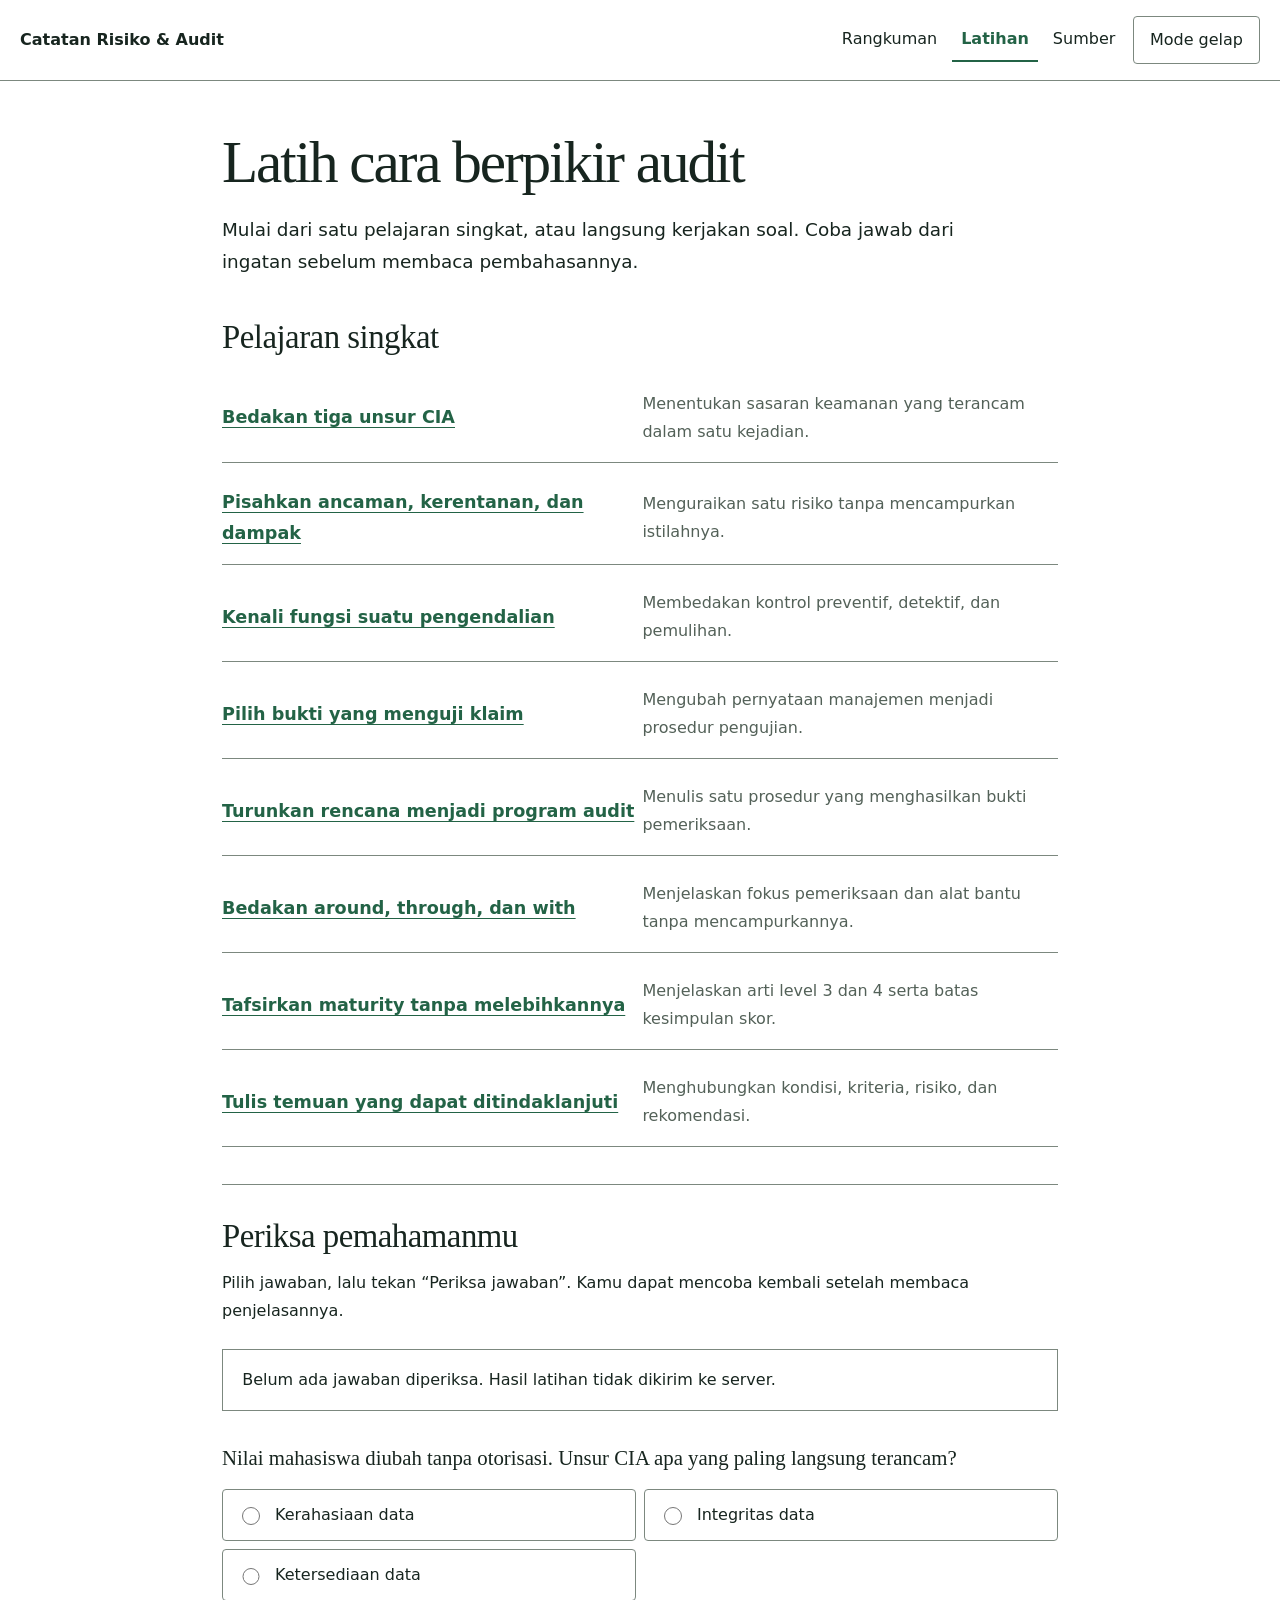
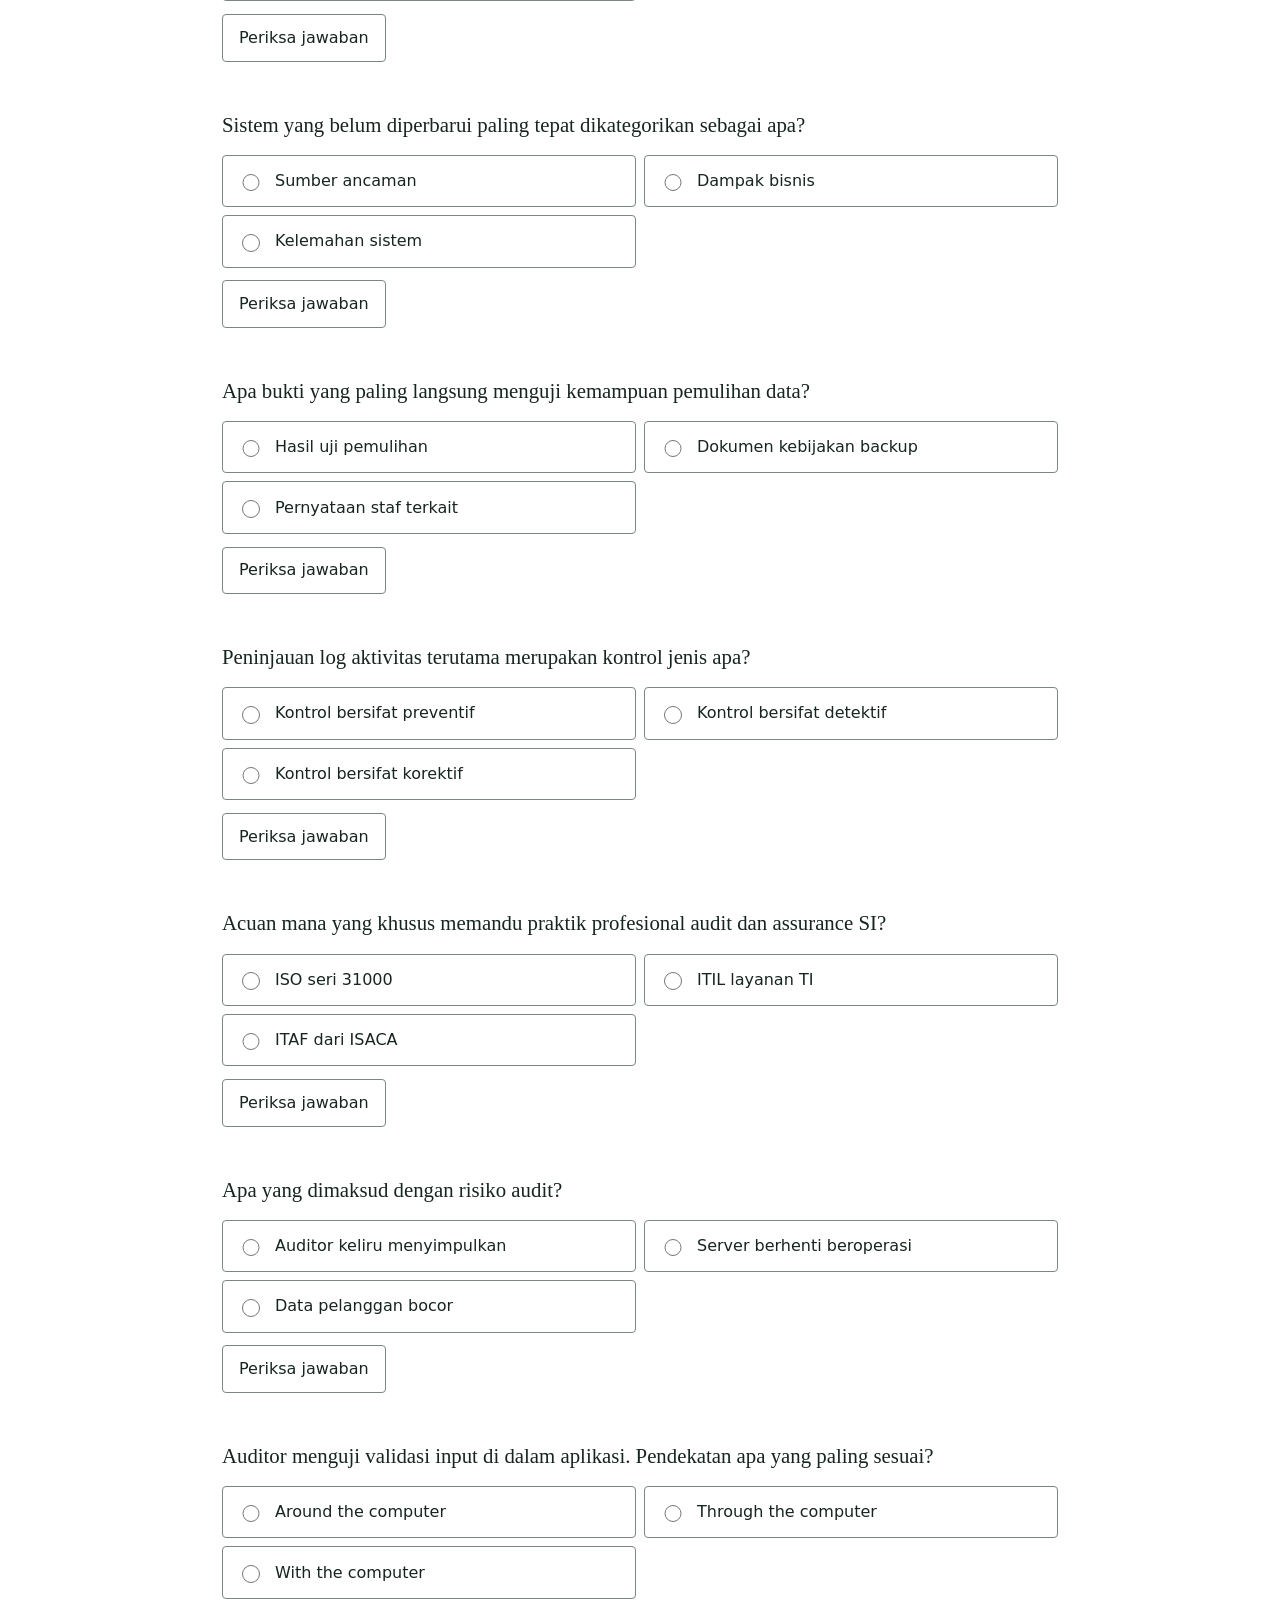
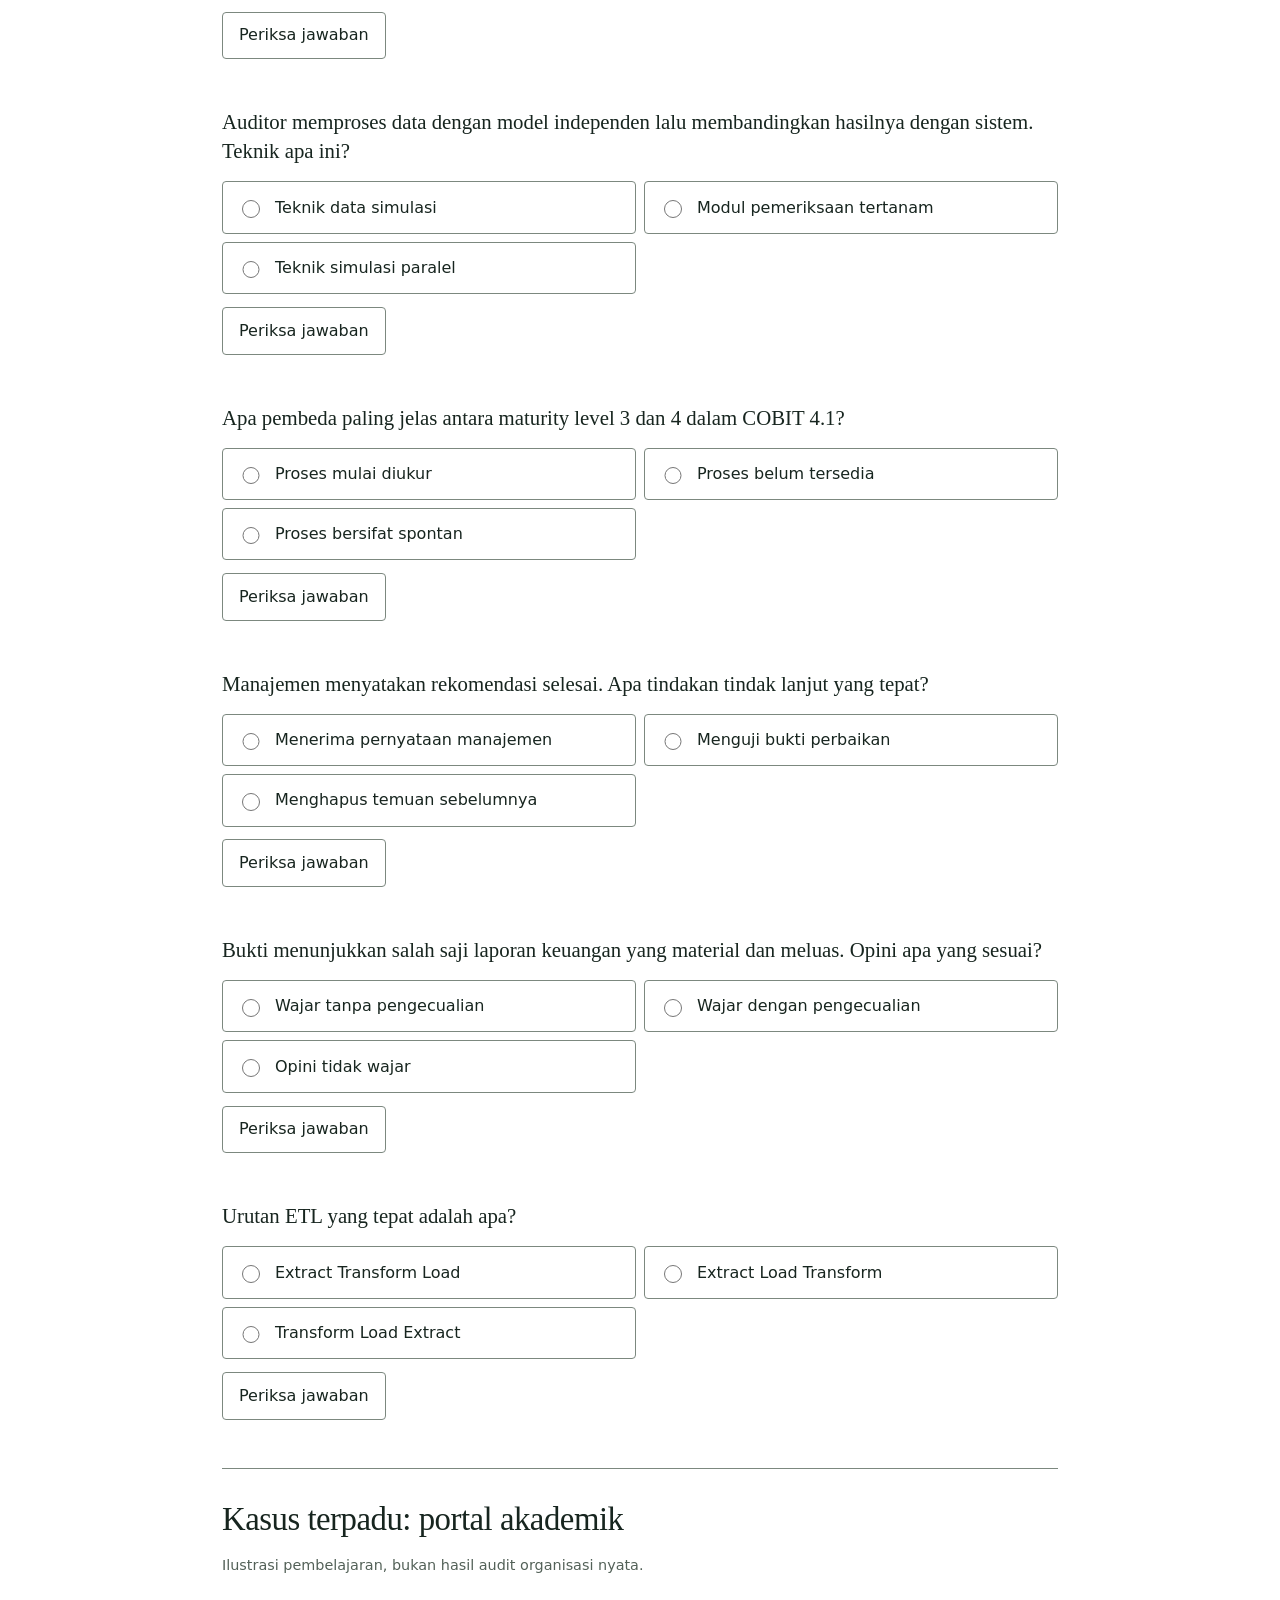
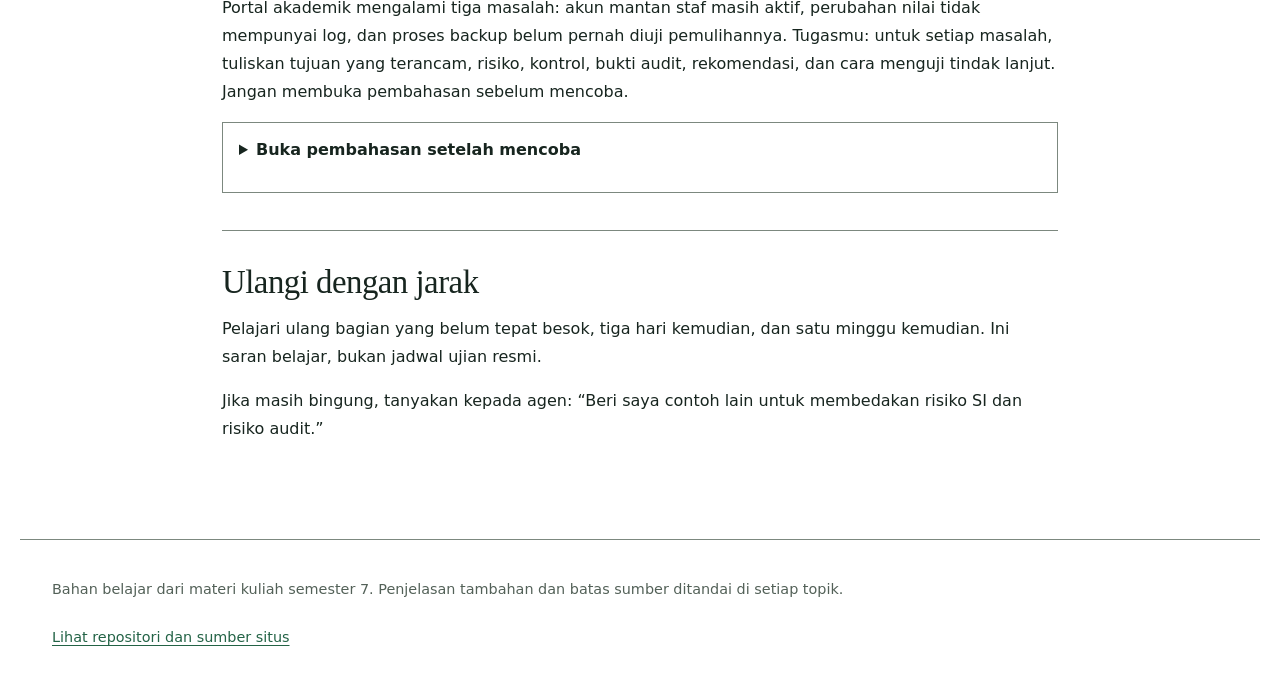
<file: latihan.html>
<!doctype html>
<html lang="id"><head><meta charset="utf-8"><meta name="viewport" content="width=device-width, initial-scale=1">
<meta name="description" content="Rangkuman kuliah Manajemen Risiko dan Audit Sistem Informasi. Materi lengkap, studi kasus, latihan, dan referensi.">
<meta name="theme-color" content="#236346"><title>Latihan Manajemen Risiko dan Audit SI | Catatan Risiko &amp; Audit</title>
<link rel="stylesheet" href="assets/belajar.css"><script src="assets/belajar.js" defer></script></head>
<body><a class="skip" href="#isi">Lewati ke isi</a>
<header class="site-header"><a class="home-link" href="index.html">Catatan Risiko &amp; Audit</a><div class="header-actions"><nav class="top-nav" aria-label="Navigasi utama"><a href="index.html">Rangkuman</a><a href="latihan.html" aria-current="page">Latihan</a><a href="reference/sumber.html">Sumber</a></nav><button type="button" data-theme-toggle hidden>Mode gelap</button></div></header>
<main id="isi" class="page single-page"><div class="intro"><h1>Latih cara berpikir audit</h1><p class="lead">Mulai dari satu pelajaran singkat, atau langsung kerjakan soal. Coba jawab dari ingatan sebelum membaca pembahasannya.</p></div><section><h2>Pelajaran singkat</h2><ol class="lesson-list"><li><a href="lessons/0001-membedakan-cia.html">Bedakan tiga unsur CIA</a><span>Menentukan sasaran keamanan yang terancam dalam satu kejadian.</span></li><li><a href="lessons/0002-membedakan-risiko.html">Pisahkan ancaman, kerentanan, dan dampak</a><span>Menguraikan satu risiko tanpa mencampurkan istilahnya.</span></li><li><a href="lessons/0003-fungsi-pengendalian.html">Kenali fungsi suatu pengendalian</a><span>Membedakan kontrol preventif, detektif, dan pemulihan.</span></li><li><a href="lessons/0004-menguji-bukti.html">Pilih bukti yang menguji klaim</a><span>Mengubah pernyataan manajemen menjadi prosedur pengujian.</span></li><li><a href="lessons/0005-merancang-program-audit.html">Turunkan rencana menjadi program audit</a><span>Menulis satu prosedur yang menghasilkan bukti pemeriksaan.</span></li><li><a href="lessons/0006-pendekatan-audit.html">Bedakan around, through, dan with</a><span>Menjelaskan fokus pemeriksaan dan alat bantu tanpa mencampurkannya.</span></li><li><a href="lessons/0007-membaca-maturity.html">Tafsirkan maturity tanpa melebihkannya</a><span>Menjelaskan arti level 3 dan 4 serta batas kesimpulan skor.</span></li><li><a href="lessons/0008-menulis-temuan.html">Tulis temuan yang dapat ditindaklanjuti</a><span>Menghubungkan kondisi, kriteria, risiko, dan rekomendasi.</span></li></ol></section><section class="chapter"><h2>Periksa pemahamanmu</h2><p>Pilih jawaban, lalu tekan “Periksa jawaban”. Kamu dapat mencoba kembali setelah membaca penjelasannya.</p><p class="quiz-status" id="quiz-status" role="status" aria-live="polite">Belum ada jawaban diperiksa. Hasil latihan tidak dikirim ke server.</p><section class="quiz-item" id="soal-1" data-quiz data-answer="1"><fieldset><legend>Nilai mahasiswa diubah tanpa otorisasi. Unsur CIA apa yang paling langsung terancam?</legend><div class="quiz-options"><label for="q0-0"><input type="radio" id="q0-0" name="q0" value="0"><span>Kerahasiaan data</span></label><label for="q0-1"><input type="radio" id="q0-1" name="q0" value="1"><span>Integritas data</span></label><label for="q0-2"><input type="radio" id="q0-2" name="q0" value="2"><span>Ketersediaan data</span></label></div></fieldset><button type="button" data-check hidden>Periksa jawaban</button><div class="feedback" data-feedback role="status" aria-live="polite" hidden><strong data-result></strong><div data-explanation><p>Perubahan tanpa izin mengancam integritas. Kebocoran terutama menyangkut kerahasiaan; kegagalan akses menyangkut ketersediaan.</p><a href="index.html#topik-01">Baca materi terkait</a></div></div><noscript><details class="recall"><summary>Periksa dengan pembahasan</summary><p>Jawaban: Integritas data. Perubahan tanpa izin mengancam integritas. Kebocoran terutama menyangkut kerahasiaan; kegagalan akses menyangkut ketersediaan.</p></details></noscript></section><section class="quiz-item" id="soal-2" data-quiz data-answer="2"><fieldset><legend>Sistem yang belum diperbarui paling tepat dikategorikan sebagai apa?</legend><div class="quiz-options"><label for="q1-0"><input type="radio" id="q1-0" name="q1" value="0"><span>Sumber ancaman</span></label><label for="q1-1"><input type="radio" id="q1-1" name="q1" value="1"><span>Dampak bisnis</span></label><label for="q1-2"><input type="radio" id="q1-2" name="q1" value="2"><span>Kelemahan sistem</span></label></div></fieldset><button type="button" data-check hidden>Periksa jawaban</button><div class="feedback" data-feedback role="status" aria-live="polite" hidden><strong data-result></strong><div data-explanation><p>Sistem yang belum diperbarui merupakan kerentanan. Pelaku dapat memanfaatkannya sehingga insiden menimbulkan dampak.</p><a href="index.html#topik-02">Baca materi terkait</a></div></div><noscript><details class="recall"><summary>Periksa dengan pembahasan</summary><p>Jawaban: Kelemahan sistem. Sistem yang belum diperbarui merupakan kerentanan. Pelaku dapat memanfaatkannya sehingga insiden menimbulkan dampak.</p></details></noscript></section><section class="quiz-item" id="soal-3" data-quiz data-answer="0"><fieldset><legend>Apa bukti yang paling langsung menguji kemampuan pemulihan data?</legend><div class="quiz-options"><label for="q2-0"><input type="radio" id="q2-0" name="q2" value="0"><span>Hasil uji pemulihan</span></label><label for="q2-1"><input type="radio" id="q2-1" name="q2" value="1"><span>Dokumen kebijakan backup</span></label><label for="q2-2"><input type="radio" id="q2-2" name="q2" value="2"><span>Pernyataan staf terkait</span></label></div></fieldset><button type="button" data-check hidden>Periksa jawaban</button><div class="feedback" data-feedback role="status" aria-live="polite" hidden><strong data-result></strong><div data-explanation><p>Hasil uji restore menunjukkan apakah data dapat dipulihkan. Kebijakan dan wawancara belum membuktikan pengoperasian kontrol.</p><a href="index.html#topik-05">Baca materi terkait</a></div></div><noscript><details class="recall"><summary>Periksa dengan pembahasan</summary><p>Jawaban: Hasil uji pemulihan. Hasil uji restore menunjukkan apakah data dapat dipulihkan. Kebijakan dan wawancara belum membuktikan pengoperasian kontrol.</p></details></noscript></section><section class="quiz-item" id="soal-4" data-quiz data-answer="1"><fieldset><legend>Peninjauan log aktivitas terutama merupakan kontrol jenis apa?</legend><div class="quiz-options"><label for="q3-0"><input type="radio" id="q3-0" name="q3" value="0"><span>Kontrol bersifat preventif</span></label><label for="q3-1"><input type="radio" id="q3-1" name="q3" value="1"><span>Kontrol bersifat detektif</span></label><label for="q3-2"><input type="radio" id="q3-2" name="q3" value="2"><span>Kontrol bersifat korektif</span></label></div></fieldset><button type="button" data-check hidden>Periksa jawaban</button><div class="feedback" data-feedback role="status" aria-live="polite" hidden><strong data-result></strong><div data-explanation><p>Peninjauan log membantu menemukan penyimpangan. Kontrol preventif menahan kejadian; kontrol korektif memperbaiki akibatnya.</p><a href="index.html#topik-03">Baca materi terkait</a></div></div><noscript><details class="recall"><summary>Periksa dengan pembahasan</summary><p>Jawaban: Kontrol bersifat detektif. Peninjauan log membantu menemukan penyimpangan. Kontrol preventif menahan kejadian; kontrol korektif memperbaiki akibatnya.</p></details></noscript></section><section class="quiz-item" id="soal-5" data-quiz data-answer="2"><fieldset><legend>Acuan mana yang khusus memandu praktik profesional audit dan assurance SI?</legend><div class="quiz-options"><label for="q4-0"><input type="radio" id="q4-0" name="q4" value="0"><span>ISO seri 31000</span></label><label for="q4-1"><input type="radio" id="q4-1" name="q4" value="1"><span>ITIL layanan TI</span></label><label for="q4-2"><input type="radio" id="q4-2" name="q4" value="2"><span>ITAF dari ISACA</span></label></div></fieldset><button type="button" data-check hidden>Periksa jawaban</button><div class="feedback" data-feedback role="status" aria-live="polite" hidden><strong data-result></strong><div data-explanation><p>ITAF mengatur praktik audit dan assurance SI. ISO 31000 memandu manajemen risiko, sedangkan ITIL membahas layanan TI.</p><a href="index.html#topik-04">Baca materi terkait</a></div></div><noscript><details class="recall"><summary>Periksa dengan pembahasan</summary><p>Jawaban: ITAF dari ISACA. ITAF mengatur praktik audit dan assurance SI. ISO 31000 memandu manajemen risiko, sedangkan ITIL membahas layanan TI.</p></details></noscript></section><section class="quiz-item" id="soal-6" data-quiz data-answer="0"><fieldset><legend>Apa yang dimaksud dengan risiko audit?</legend><div class="quiz-options"><label for="q5-0"><input type="radio" id="q5-0" name="q5" value="0"><span>Auditor keliru menyimpulkan</span></label><label for="q5-1"><input type="radio" id="q5-1" name="q5" value="1"><span>Server berhenti beroperasi</span></label><label for="q5-2"><input type="radio" id="q5-2" name="q5" value="2"><span>Data pelanggan bocor</span></label></div></fieldset><button type="button" data-check hidden>Periksa jawaban</button><div class="feedback" data-feedback role="status" aria-live="polite" hidden><strong data-result></strong><div data-explanation><p>Risiko audit berkaitan dengan kesimpulan auditor yang tidak tepat. Dua pilihan lain adalah risiko yang dihadapi organisasi.</p><a href="index.html#topik-05">Baca materi terkait</a></div></div><noscript><details class="recall"><summary>Periksa dengan pembahasan</summary><p>Jawaban: Auditor keliru menyimpulkan. Risiko audit berkaitan dengan kesimpulan auditor yang tidak tepat. Dua pilihan lain adalah risiko yang dihadapi organisasi.</p></details></noscript></section><section class="quiz-item" id="soal-7" data-quiz data-answer="1"><fieldset><legend>Auditor menguji validasi input di dalam aplikasi. Pendekatan apa yang paling sesuai?</legend><div class="quiz-options"><label for="q6-0"><input type="radio" id="q6-0" name="q6" value="0"><span>Around the computer</span></label><label for="q6-1"><input type="radio" id="q6-1" name="q6" value="1"><span>Through the computer</span></label><label for="q6-2"><input type="radio" id="q6-2" name="q6" value="2"><span>With the computer</span></label></div></fieldset><button type="button" data-check hidden>Periksa jawaban</button><div class="feedback" data-feedback role="status" aria-live="polite" hidden><strong data-result></strong><div data-explanation><p>Through memeriksa pemrosesan/kontrol internal sistem. With menjelaskan penggunaan komputer sebagai alat bantu; keduanya dapat digunakan bersama.</p><a href="index.html#topik-07">Baca materi terkait</a></div></div><noscript><details class="recall"><summary>Periksa dengan pembahasan</summary><p>Jawaban: Through the computer. Through memeriksa pemrosesan/kontrol internal sistem. With menjelaskan penggunaan komputer sebagai alat bantu; keduanya dapat digunakan bersama.</p></details></noscript></section><section class="quiz-item" id="soal-8" data-quiz data-answer="2"><fieldset><legend>Auditor memproses data dengan model independen lalu membandingkan hasilnya dengan sistem. Teknik apa ini?</legend><div class="quiz-options"><label for="q7-0"><input type="radio" id="q7-0" name="q7" value="0"><span>Teknik data simulasi</span></label><label for="q7-1"><input type="radio" id="q7-1" name="q7" value="1"><span>Modul pemeriksaan tertanam</span></label><label for="q7-2"><input type="radio" id="q7-2" name="q7" value="2"><span>Teknik simulasi paralel</span></label></div></fieldset><button type="button" data-check hidden>Periksa jawaban</button><div class="feedback" data-feedback role="status" aria-live="polite" hidden><strong data-result></strong><div data-explanation><p>Simulasi paralel membandingkan hasil program auditor dengan hasil sistem yang diaudit. Test data memasukkan transaksi uji ke sistem.</p><a href="index.html#topik-07">Baca materi terkait</a></div></div><noscript><details class="recall"><summary>Periksa dengan pembahasan</summary><p>Jawaban: Teknik simulasi paralel. Simulasi paralel membandingkan hasil program auditor dengan hasil sistem yang diaudit. Test data memasukkan transaksi uji ke sistem.</p></details></noscript></section><section class="quiz-item" id="soal-9" data-quiz data-answer="0"><fieldset><legend>Apa pembeda paling jelas antara maturity level 3 dan 4 dalam COBIT 4.1?</legend><div class="quiz-options"><label for="q8-0"><input type="radio" id="q8-0" name="q8" value="0"><span>Proses mulai diukur</span></label><label for="q8-1"><input type="radio" id="q8-1" name="q8" value="1"><span>Proses belum tersedia</span></label><label for="q8-2"><input type="radio" id="q8-2" name="q8" value="2"><span>Proses bersifat spontan</span></label></div></fieldset><button type="button" data-check hidden>Periksa jawaban</button><div class="feedback" data-feedback role="status" aria-live="polite" hidden><strong data-result></strong><div data-explanation><p>Level 3 menekankan proses yang ditetapkan. Level 4 menambahkan pengelolaan dan pengukuran proses.</p><a href="index.html#topik-08">Baca materi terkait</a></div></div><noscript><details class="recall"><summary>Periksa dengan pembahasan</summary><p>Jawaban: Proses mulai diukur. Level 3 menekankan proses yang ditetapkan. Level 4 menambahkan pengelolaan dan pengukuran proses.</p></details></noscript></section><section class="quiz-item" id="soal-10" data-quiz data-answer="1"><fieldset><legend>Manajemen menyatakan rekomendasi selesai. Apa tindakan tindak lanjut yang tepat?</legend><div class="quiz-options"><label for="q9-0"><input type="radio" id="q9-0" name="q9" value="0"><span>Menerima pernyataan manajemen</span></label><label for="q9-1"><input type="radio" id="q9-1" name="q9" value="1"><span>Menguji bukti perbaikan</span></label><label for="q9-2"><input type="radio" id="q9-2" name="q9" value="2"><span>Menghapus temuan sebelumnya</span></label></div></fieldset><button type="button" data-check hidden>Periksa jawaban</button><div class="feedback" data-feedback role="status" aria-live="polite" hidden><strong data-result></strong><div data-explanation><p>Periksa bukti implementasi dan uji apakah tindakan mengatasi kelemahan. Pernyataan saja belum cukup.</p><a href="index.html#topik-11">Baca materi terkait</a></div></div><noscript><details class="recall"><summary>Periksa dengan pembahasan</summary><p>Jawaban: Menguji bukti perbaikan. Periksa bukti implementasi dan uji apakah tindakan mengatasi kelemahan. Pernyataan saja belum cukup.</p></details></noscript></section><section class="quiz-item" id="soal-11" data-quiz data-answer="2"><fieldset><legend>Bukti menunjukkan salah saji laporan keuangan yang material dan meluas. Opini apa yang sesuai?</legend><div class="quiz-options"><label for="q10-0"><input type="radio" id="q10-0" name="q10" value="0"><span>Wajar tanpa pengecualian</span></label><label for="q10-1"><input type="radio" id="q10-1" name="q10" value="1"><span>Wajar dengan pengecualian</span></label><label for="q10-2"><input type="radio" id="q10-2" name="q10" value="2"><span>Opini tidak wajar</span></label></div></fieldset><button type="button" data-check hidden>Periksa jawaban</button><div class="feedback" data-feedback role="status" aria-live="polite" hidden><strong data-result></strong><div data-explanation><p>Tidak wajar digunakan ketika bukti mendukung adanya salah saji material dan meluas. Bukti yang tidak memadai dengan potensi dampak material dan meluas dapat mengarah ke tidak menyatakan pendapat.</p><a href="index.html#topik-13">Baca materi terkait</a></div></div><noscript><details class="recall"><summary>Periksa dengan pembahasan</summary><p>Jawaban: Opini tidak wajar. Tidak wajar digunakan ketika bukti mendukung adanya salah saji material dan meluas. Bukti yang tidak memadai dengan potensi dampak material dan meluas dapat mengarah ke tidak menyatakan pendapat.</p></details></noscript></section><section class="quiz-item" id="soal-12" data-quiz data-answer="0"><fieldset><legend>Urutan ETL yang tepat adalah apa?</legend><div class="quiz-options"><label for="q11-0"><input type="radio" id="q11-0" name="q11" value="0"><span>Extract Transform Load</span></label><label for="q11-1"><input type="radio" id="q11-1" name="q11" value="1"><span>Extract Load Transform</span></label><label for="q11-2"><input type="radio" id="q11-2" name="q11" value="2"><span>Transform Load Extract</span></label></div></fieldset><button type="button" data-check hidden>Periksa jawaban</button><div class="feedback" data-feedback role="status" aria-live="polite" hidden><strong data-result></strong><div data-explanation><p>ETL melakukan transformasi sebelum pemuatan; ELT melakukan pemuatan sebelum transformasi.</p><a href="index.html#topik-14">Baca materi terkait</a></div></div><noscript><details class="recall"><summary>Periksa dengan pembahasan</summary><p>Jawaban: Extract Transform Load. ETL melakukan transformasi sebelum pemuatan; ELT melakukan pemuatan sebelum transformasi.</p></details></noscript></section></section><section class="chapter"><h2>Kasus terpadu: portal akademik</h2><p class="quiet">Ilustrasi pembelajaran, bukan hasil audit organisasi nyata.</p><p>Portal akademik mengalami tiga masalah: akun mantan staf masih aktif, perubahan nilai tidak mempunyai log, dan proses backup belum pernah diuji pemulihannya. Tugasmu: untuk setiap masalah, tuliskan tujuan yang terancam, risiko, kontrol, bukti audit, rekomendasi, dan cara menguji tindak lanjut. Jangan membuka pembahasan sebelum mencoba.</p><details class="recall"><summary>Buka pembahasan setelah mencoba</summary><p>Akun mantan staf: tujuan kerahasiaan/integritas; risiko akses atau perubahan tanpa izin; kontrol penonaktifan akses dan peninjauan akun; bukti daftar pegawai keluar, akun aktif, dan tiket penonaktifan; rekomendasi integrasi proses HR–TI; tindak lanjut cocokkan ulang daftar dan uji sampel pegawai keluar berikutnya.</p>
<p>Perubahan nilai tanpa log: tujuan integritas dan keterlacakan; risiko perubahan tidak dapat diatribusikan; kontrol otorisasi perubahan dan log terlindungi yang ditinjau; bukti konfigurasi, sampel perubahan yang sah, dan catatan aktivitas; rekomendasi aktifkan pencatatan dan peninjauan; tindak lanjut lakukan perubahan uji yang berizin dan periksa pencatatannya.</p>
<p>Backup belum diuji: tujuan ketersediaan; risiko data tidak dapat dipulihkan saat gangguan; kontrol backup terlindungi dan uji pemulihan; bukti log pencadangan dan hasil restore; rekomendasi jadwalkan serta dokumentasikan pengujian; tindak lanjut observasi restore dan cocokkan kelengkapan/keakuratan data hasil pemulihan.</p></details></section><section class="chapter"><h2>Ulangi dengan jarak</h2><p>Pelajari ulang bagian yang belum tepat besok, tiga hari kemudian, dan satu minggu kemudian. Ini saran belajar, bukan jadwal ujian resmi.</p><p>Jika masih bingung, tanyakan kepada agen: “Beri saya contoh lain untuk membedakan risiko SI dan risiko audit.”</p></section></main>
<footer class="site-footer"><p>Bahan belajar dari materi kuliah semester 7. Penjelasan tambahan dan batas sumber ditandai di setiap topik.</p><a href="https://github.com/rawr-coolyeah/manajemen-risiko-audit">Lihat repositori dan sumber situs</a></footer></body></html>
</file>
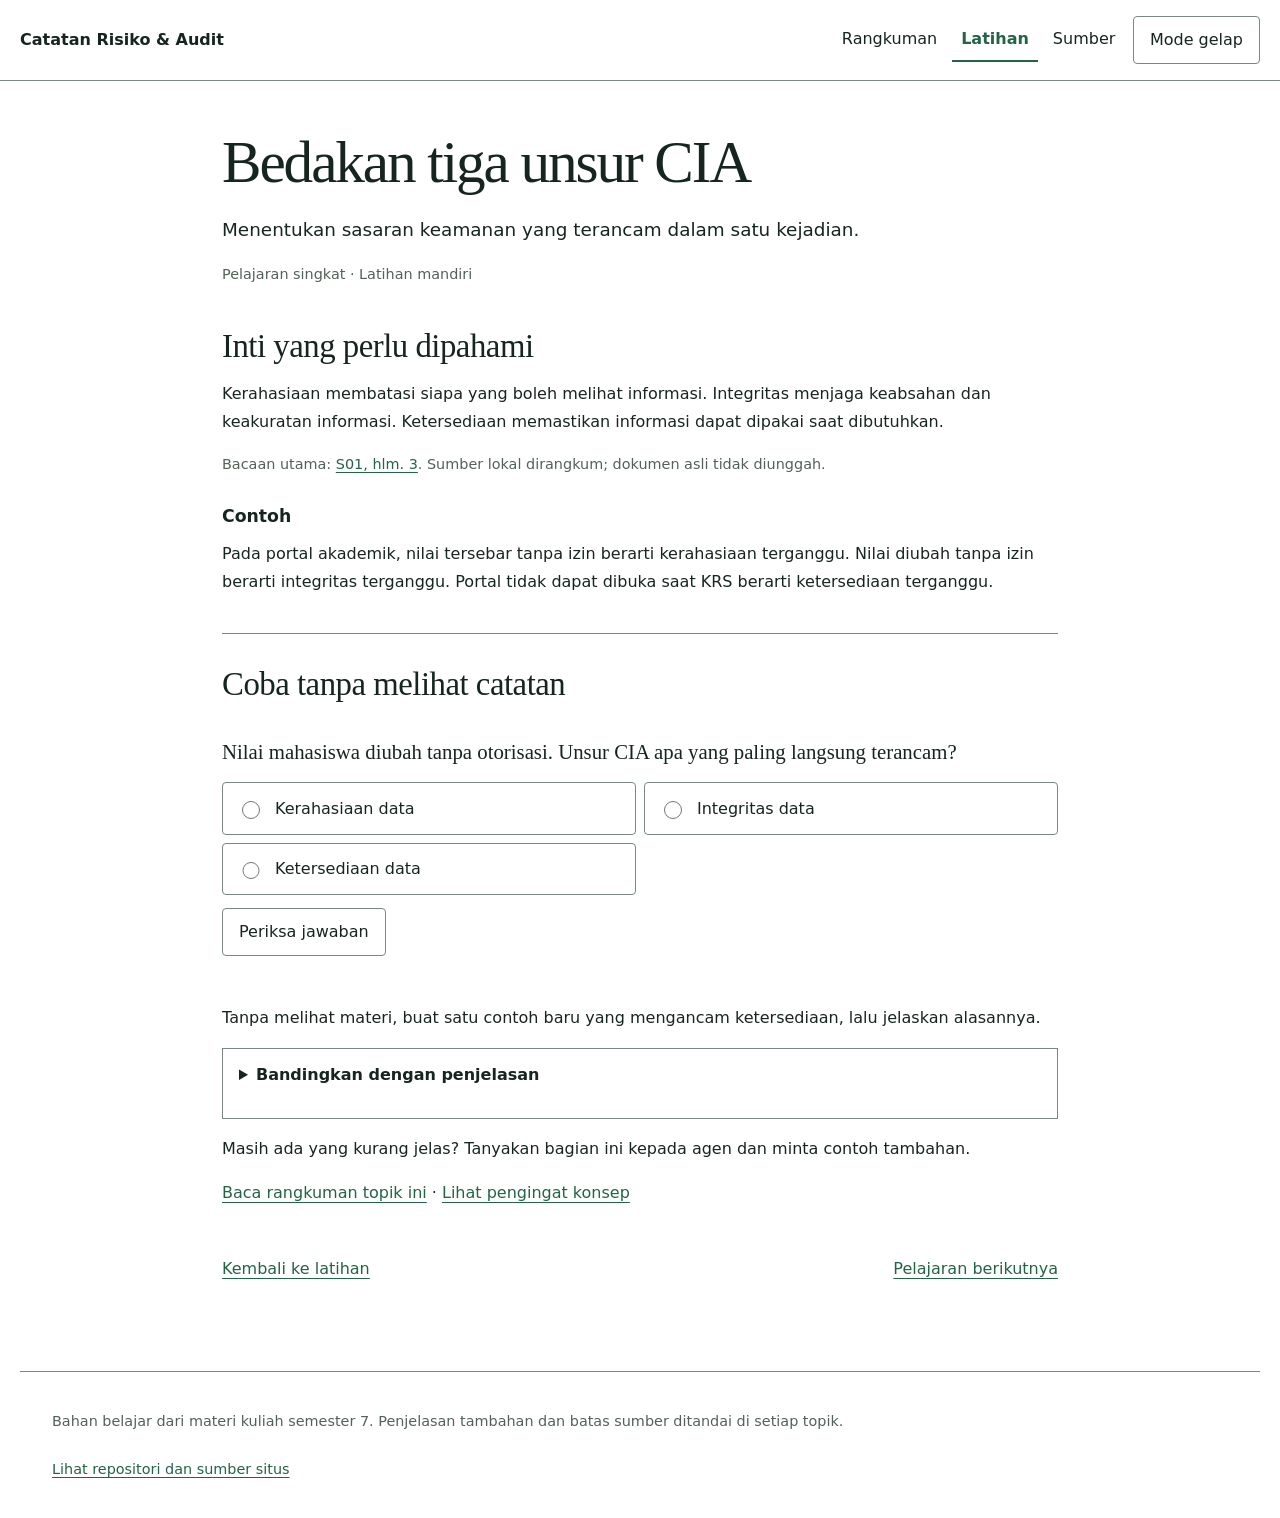
<file: lessons/0001-membedakan-cia.html>
<!doctype html>
<html lang="id"><head><meta charset="utf-8"><meta name="viewport" content="width=device-width, initial-scale=1">
<meta name="description" content="Rangkuman kuliah Manajemen Risiko dan Audit Sistem Informasi. Materi lengkap, studi kasus, latihan, dan referensi.">
<meta name="theme-color" content="#236346"><title>Bedakan tiga unsur CIA | Catatan Risiko &amp; Audit</title>
<link rel="stylesheet" href="../assets/belajar.css"><script src="../assets/belajar.js" defer></script></head>
<body><a class="skip" href="#isi">Lewati ke isi</a>
<header class="site-header"><a class="home-link" href="../index.html">Catatan Risiko &amp; Audit</a><div class="header-actions"><nav class="top-nav" aria-label="Navigasi utama"><a href="../index.html">Rangkuman</a><a href="../latihan.html" aria-current="page">Latihan</a><a href="../reference/sumber.html">Sumber</a></nav><button type="button" data-theme-toggle hidden>Mode gelap</button></div></header>
<main id="isi" class="page single-page"><div class="intro"><h1>Bedakan tiga unsur CIA</h1><p class="lead">Menentukan sasaran keamanan yang terancam dalam satu kejadian.</p><p class="meta">Pelajaran singkat · Latihan mandiri</p></div><section><h2>Inti yang perlu dipahami</h2><p>Kerahasiaan membatasi siapa yang boleh melihat informasi. Integritas menjaga keabsahan dan keakuratan informasi. Ketersediaan memastikan informasi dapat dipakai saat dibutuhkan.</p><p class="source">Bacaan utama: <a href="../reference/sumber.html#S01">S01, hlm. 3</a>. Sumber lokal dirangkum; dokumen asli tidak diunggah.</p><h3>Contoh</h3><p>Pada portal akademik, nilai tersebar tanpa izin berarti kerahasiaan terganggu. Nilai diubah tanpa izin berarti integritas terganggu. Portal tidak dapat dibuka saat KRS berarti ketersediaan terganggu.</p></section><section class="chapter"><h2>Coba tanpa melihat catatan</h2><section class="quiz-item" id="soal-1" data-quiz data-answer="1"><fieldset><legend>Nilai mahasiswa diubah tanpa otorisasi. Unsur CIA apa yang paling langsung terancam?</legend><div class="quiz-options"><label for="q0-0"><input type="radio" id="q0-0" name="q0" value="0"><span>Kerahasiaan data</span></label><label for="q0-1"><input type="radio" id="q0-1" name="q0" value="1"><span>Integritas data</span></label><label for="q0-2"><input type="radio" id="q0-2" name="q0" value="2"><span>Ketersediaan data</span></label></div></fieldset><button type="button" data-check hidden>Periksa jawaban</button><div class="feedback" data-feedback role="status" aria-live="polite" hidden><strong data-result></strong><div data-explanation><p>Perubahan tanpa izin mengancam integritas. Kebocoran terutama menyangkut kerahasiaan; kegagalan akses menyangkut ketersediaan.</p><a href="../index.html#topik-01">Baca materi terkait</a></div></div><noscript><details class="recall"><summary>Periksa dengan pembahasan</summary><p>Jawaban: Integritas data. Perubahan tanpa izin mengancam integritas. Kebocoran terutama menyangkut kerahasiaan; kegagalan akses menyangkut ketersediaan.</p></details></noscript></section><p>Tanpa melihat materi, buat satu contoh baru yang mengancam ketersediaan, lalu jelaskan alasannya.</p><details class="recall"><summary>Bandingkan dengan penjelasan</summary><p>Contoh: server mati saat pendaftaran dibuka. Pengguna yang berwenang tidak dapat memakai layanan saat diperlukan, sehingga sasaran ketersediaan terganggu.</p></details></section><p>Masih ada yang kurang jelas? Tanyakan bagian ini kepada agen dan minta contoh tambahan.</p><p><a href="../index.html#topik-01">Baca rangkuman topik ini</a> · <a href="../reference/rangkuman-cepat.html">Lihat pengingat konsep</a></p><nav class="lesson-nav" aria-label="Urutan pelajaran"><a href="../latihan.html">Kembali ke latihan</a><a href="0002-membedakan-risiko.html">Pelajaran berikutnya</a></nav></main>
<footer class="site-footer"><p>Bahan belajar dari materi kuliah semester 7. Penjelasan tambahan dan batas sumber ditandai di setiap topik.</p><a href="https://github.com/rawr-coolyeah/manajemen-risiko-audit">Lihat repositori dan sumber situs</a></footer></body></html>
</file>
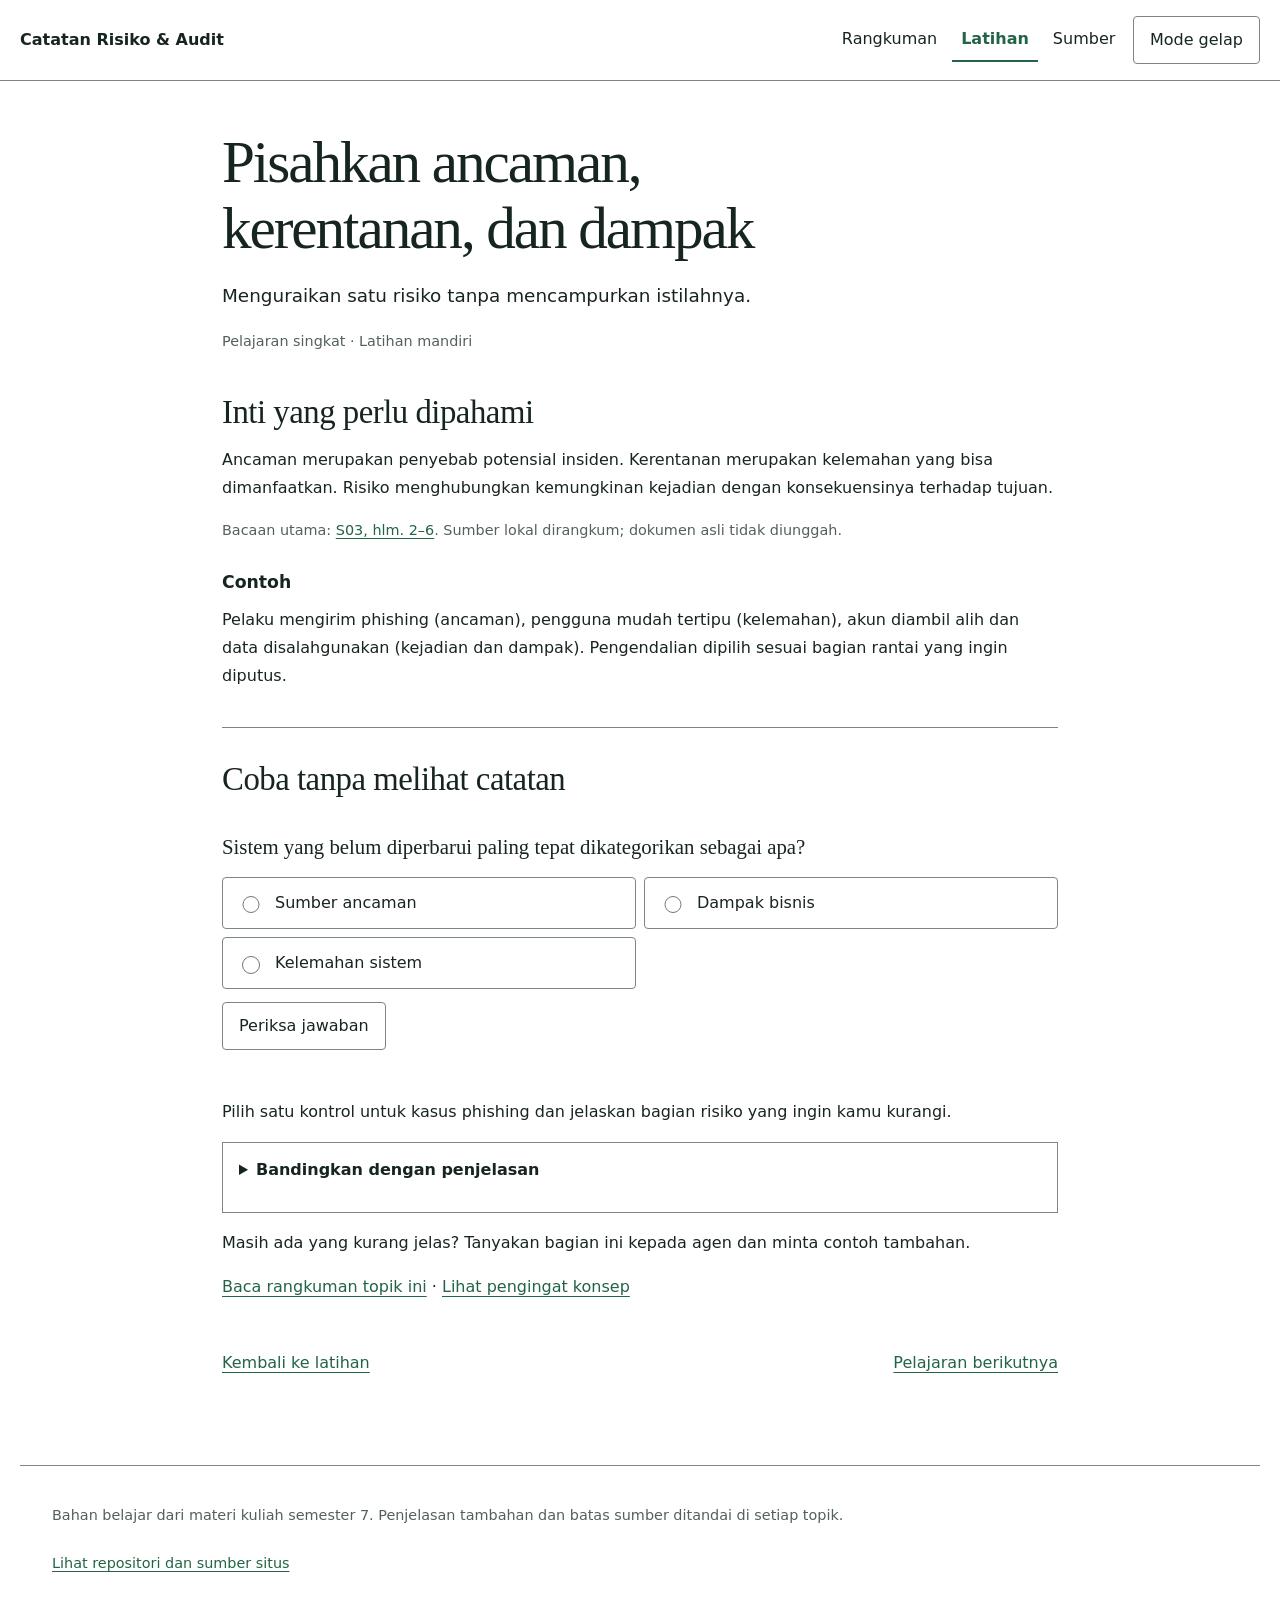
<file: lessons/0002-membedakan-risiko.html>
<!doctype html>
<html lang="id"><head><meta charset="utf-8"><meta name="viewport" content="width=device-width, initial-scale=1">
<meta name="description" content="Rangkuman kuliah Manajemen Risiko dan Audit Sistem Informasi. Materi lengkap, studi kasus, latihan, dan referensi.">
<meta name="theme-color" content="#236346"><title>Pisahkan ancaman, kerentanan, dan dampak | Catatan Risiko &amp; Audit</title>
<link rel="stylesheet" href="../assets/belajar.css"><script src="../assets/belajar.js" defer></script></head>
<body><a class="skip" href="#isi">Lewati ke isi</a>
<header class="site-header"><a class="home-link" href="../index.html">Catatan Risiko &amp; Audit</a><div class="header-actions"><nav class="top-nav" aria-label="Navigasi utama"><a href="../index.html">Rangkuman</a><a href="../latihan.html" aria-current="page">Latihan</a><a href="../reference/sumber.html">Sumber</a></nav><button type="button" data-theme-toggle hidden>Mode gelap</button></div></header>
<main id="isi" class="page single-page"><div class="intro"><h1>Pisahkan ancaman, kerentanan, dan dampak</h1><p class="lead">Menguraikan satu risiko tanpa mencampurkan istilahnya.</p><p class="meta">Pelajaran singkat · Latihan mandiri</p></div><section><h2>Inti yang perlu dipahami</h2><p>Ancaman merupakan penyebab potensial insiden. Kerentanan merupakan kelemahan yang bisa dimanfaatkan. Risiko menghubungkan kemungkinan kejadian dengan konsekuensinya terhadap tujuan.</p><p class="source">Bacaan utama: <a href="../reference/sumber.html#S03">S03, hlm. 2–6</a>. Sumber lokal dirangkum; dokumen asli tidak diunggah.</p><h3>Contoh</h3><p>Pelaku mengirim phishing (ancaman), pengguna mudah tertipu (kelemahan), akun diambil alih dan data disalahgunakan (kejadian dan dampak). Pengendalian dipilih sesuai bagian rantai yang ingin diputus.</p></section><section class="chapter"><h2>Coba tanpa melihat catatan</h2><section class="quiz-item" id="soal-2" data-quiz data-answer="2"><fieldset><legend>Sistem yang belum diperbarui paling tepat dikategorikan sebagai apa?</legend><div class="quiz-options"><label for="q1-0"><input type="radio" id="q1-0" name="q1" value="0"><span>Sumber ancaman</span></label><label for="q1-1"><input type="radio" id="q1-1" name="q1" value="1"><span>Dampak bisnis</span></label><label for="q1-2"><input type="radio" id="q1-2" name="q1" value="2"><span>Kelemahan sistem</span></label></div></fieldset><button type="button" data-check hidden>Periksa jawaban</button><div class="feedback" data-feedback role="status" aria-live="polite" hidden><strong data-result></strong><div data-explanation><p>Sistem yang belum diperbarui merupakan kerentanan. Pelaku dapat memanfaatkannya sehingga insiden menimbulkan dampak.</p><a href="../index.html#topik-02">Baca materi terkait</a></div></div><noscript><details class="recall"><summary>Periksa dengan pembahasan</summary><p>Jawaban: Kelemahan sistem. Sistem yang belum diperbarui merupakan kerentanan. Pelaku dapat memanfaatkannya sehingga insiden menimbulkan dampak.</p></details></noscript></section><p>Pilih satu kontrol untuk kasus phishing dan jelaskan bagian risiko yang ingin kamu kurangi.</p><details class="recall"><summary>Bandingkan dengan penjelasan</summary><p>Pelatihan dan penyaringan email membantu menurunkan kemungkinan pengguna terjebak. Pembatasan hak akses membantu membatasi dampak ketika akun tetap disalahgunakan. Satu kontrol tidak menutup semua risiko.</p></details></section><p>Masih ada yang kurang jelas? Tanyakan bagian ini kepada agen dan minta contoh tambahan.</p><p><a href="../index.html#topik-02">Baca rangkuman topik ini</a> · <a href="../reference/rangkuman-cepat.html">Lihat pengingat konsep</a></p><nav class="lesson-nav" aria-label="Urutan pelajaran"><a href="../latihan.html">Kembali ke latihan</a><a href="0003-fungsi-pengendalian.html">Pelajaran berikutnya</a></nav></main>
<footer class="site-footer"><p>Bahan belajar dari materi kuliah semester 7. Penjelasan tambahan dan batas sumber ditandai di setiap topik.</p><a href="https://github.com/rawr-coolyeah/manajemen-risiko-audit">Lihat repositori dan sumber situs</a></footer></body></html>
</file>
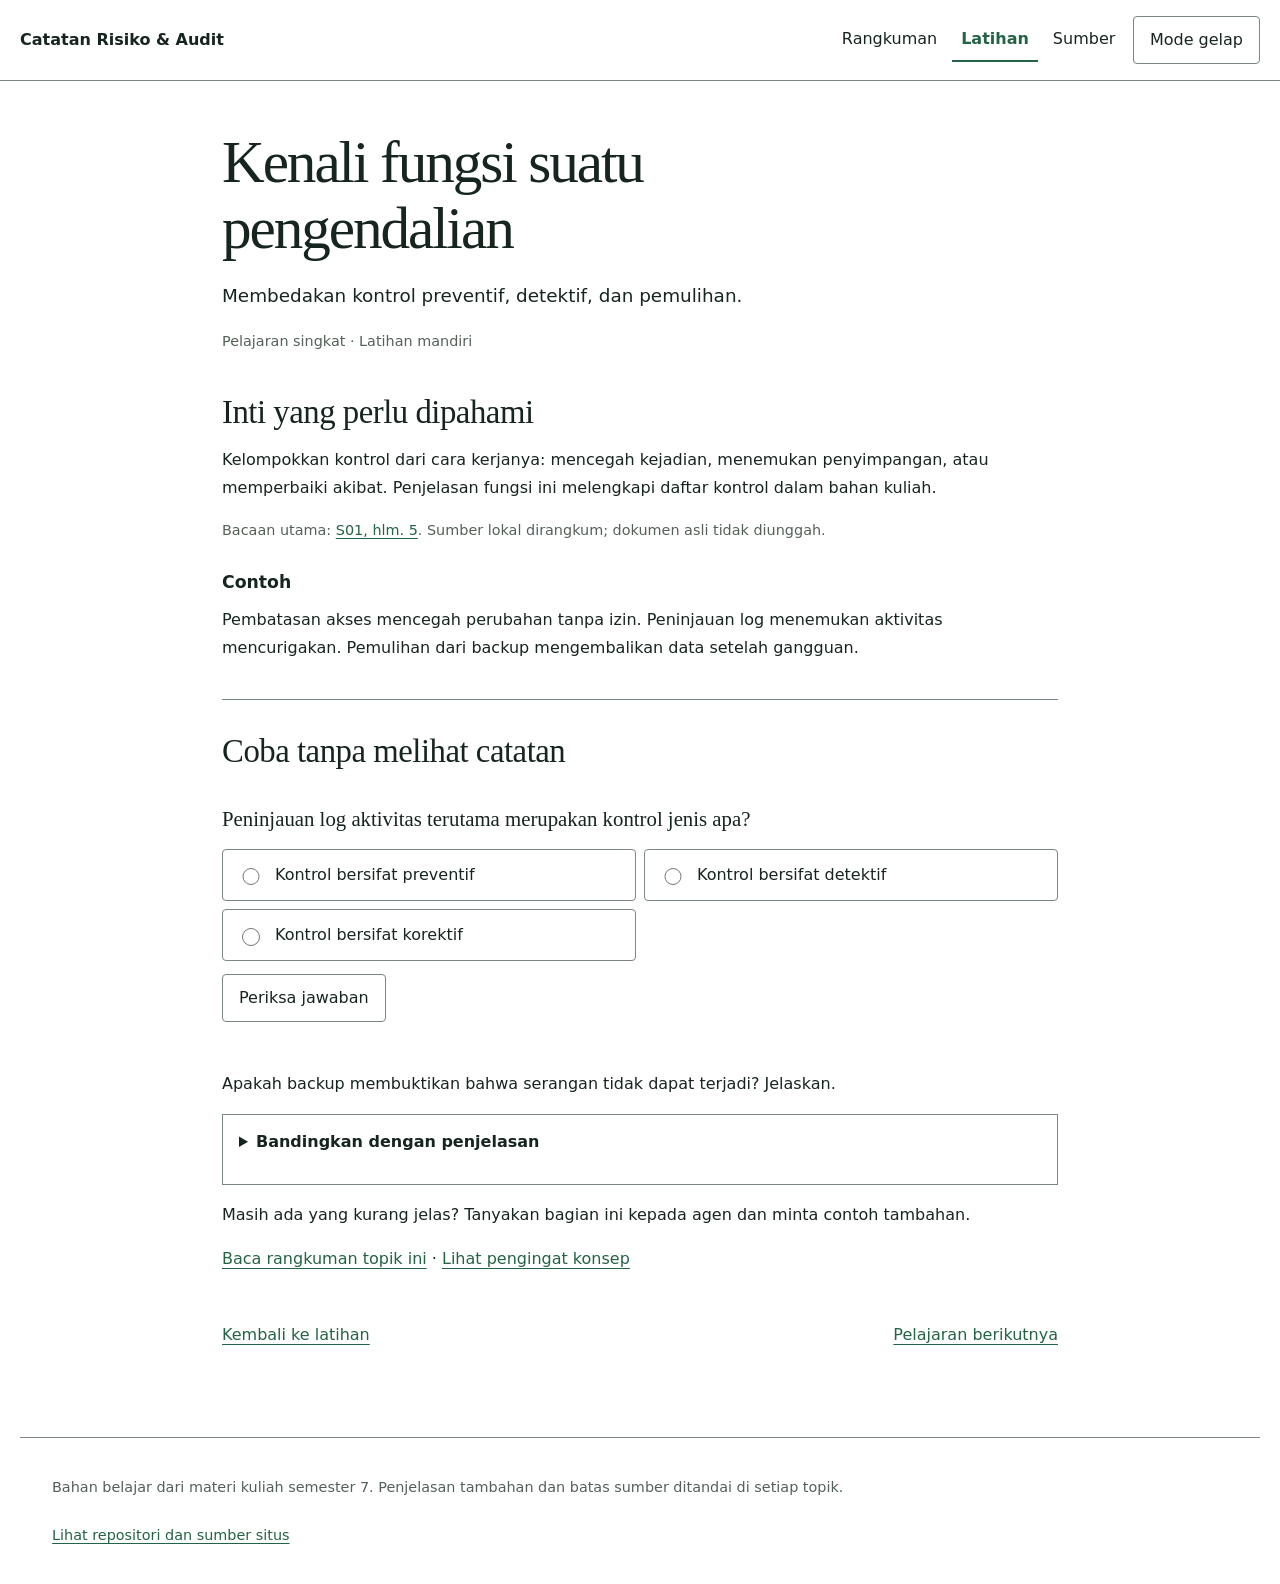
<file: lessons/0003-fungsi-pengendalian.html>
<!doctype html>
<html lang="id"><head><meta charset="utf-8"><meta name="viewport" content="width=device-width, initial-scale=1">
<meta name="description" content="Rangkuman kuliah Manajemen Risiko dan Audit Sistem Informasi. Materi lengkap, studi kasus, latihan, dan referensi.">
<meta name="theme-color" content="#236346"><title>Kenali fungsi suatu pengendalian | Catatan Risiko &amp; Audit</title>
<link rel="stylesheet" href="../assets/belajar.css"><script src="../assets/belajar.js" defer></script></head>
<body><a class="skip" href="#isi">Lewati ke isi</a>
<header class="site-header"><a class="home-link" href="../index.html">Catatan Risiko &amp; Audit</a><div class="header-actions"><nav class="top-nav" aria-label="Navigasi utama"><a href="../index.html">Rangkuman</a><a href="../latihan.html" aria-current="page">Latihan</a><a href="../reference/sumber.html">Sumber</a></nav><button type="button" data-theme-toggle hidden>Mode gelap</button></div></header>
<main id="isi" class="page single-page"><div class="intro"><h1>Kenali fungsi suatu pengendalian</h1><p class="lead">Membedakan kontrol preventif, detektif, dan pemulihan.</p><p class="meta">Pelajaran singkat · Latihan mandiri</p></div><section><h2>Inti yang perlu dipahami</h2><p>Kelompokkan kontrol dari cara kerjanya: mencegah kejadian, menemukan penyimpangan, atau memperbaiki akibat. Penjelasan fungsi ini melengkapi daftar kontrol dalam bahan kuliah.</p><p class="source">Bacaan utama: <a href="../reference/sumber.html#S01">S01, hlm. 5</a>. Sumber lokal dirangkum; dokumen asli tidak diunggah.</p><h3>Contoh</h3><p>Pembatasan akses mencegah perubahan tanpa izin. Peninjauan log menemukan aktivitas mencurigakan. Pemulihan dari backup mengembalikan data setelah gangguan.</p></section><section class="chapter"><h2>Coba tanpa melihat catatan</h2><section class="quiz-item" id="soal-4" data-quiz data-answer="1"><fieldset><legend>Peninjauan log aktivitas terutama merupakan kontrol jenis apa?</legend><div class="quiz-options"><label for="q3-0"><input type="radio" id="q3-0" name="q3" value="0"><span>Kontrol bersifat preventif</span></label><label for="q3-1"><input type="radio" id="q3-1" name="q3" value="1"><span>Kontrol bersifat detektif</span></label><label for="q3-2"><input type="radio" id="q3-2" name="q3" value="2"><span>Kontrol bersifat korektif</span></label></div></fieldset><button type="button" data-check hidden>Periksa jawaban</button><div class="feedback" data-feedback role="status" aria-live="polite" hidden><strong data-result></strong><div data-explanation><p>Peninjauan log membantu menemukan penyimpangan. Kontrol preventif menahan kejadian; kontrol korektif memperbaiki akibatnya.</p><a href="../index.html#topik-03">Baca materi terkait</a></div></div><noscript><details class="recall"><summary>Periksa dengan pembahasan</summary><p>Jawaban: Kontrol bersifat detektif. Peninjauan log membantu menemukan penyimpangan. Kontrol preventif menahan kejadian; kontrol korektif memperbaiki akibatnya.</p></details></noscript></section><p>Apakah backup membuktikan bahwa serangan tidak dapat terjadi? Jelaskan.</p><details class="recall"><summary>Bandingkan dengan penjelasan</summary><p>Tidak. Backup terutama membantu pemulihan setelah gangguan. Organisasi tetap memerlukan pencegahan, deteksi, serta pengujian restore agar salinannya terbukti berguna.</p></details></section><p>Masih ada yang kurang jelas? Tanyakan bagian ini kepada agen dan minta contoh tambahan.</p><p><a href="../index.html#topik-03">Baca rangkuman topik ini</a> · <a href="../reference/rangkuman-cepat.html">Lihat pengingat konsep</a></p><nav class="lesson-nav" aria-label="Urutan pelajaran"><a href="../latihan.html">Kembali ke latihan</a><a href="0004-menguji-bukti.html">Pelajaran berikutnya</a></nav></main>
<footer class="site-footer"><p>Bahan belajar dari materi kuliah semester 7. Penjelasan tambahan dan batas sumber ditandai di setiap topik.</p><a href="https://github.com/rawr-coolyeah/manajemen-risiko-audit">Lihat repositori dan sumber situs</a></footer></body></html>
</file>
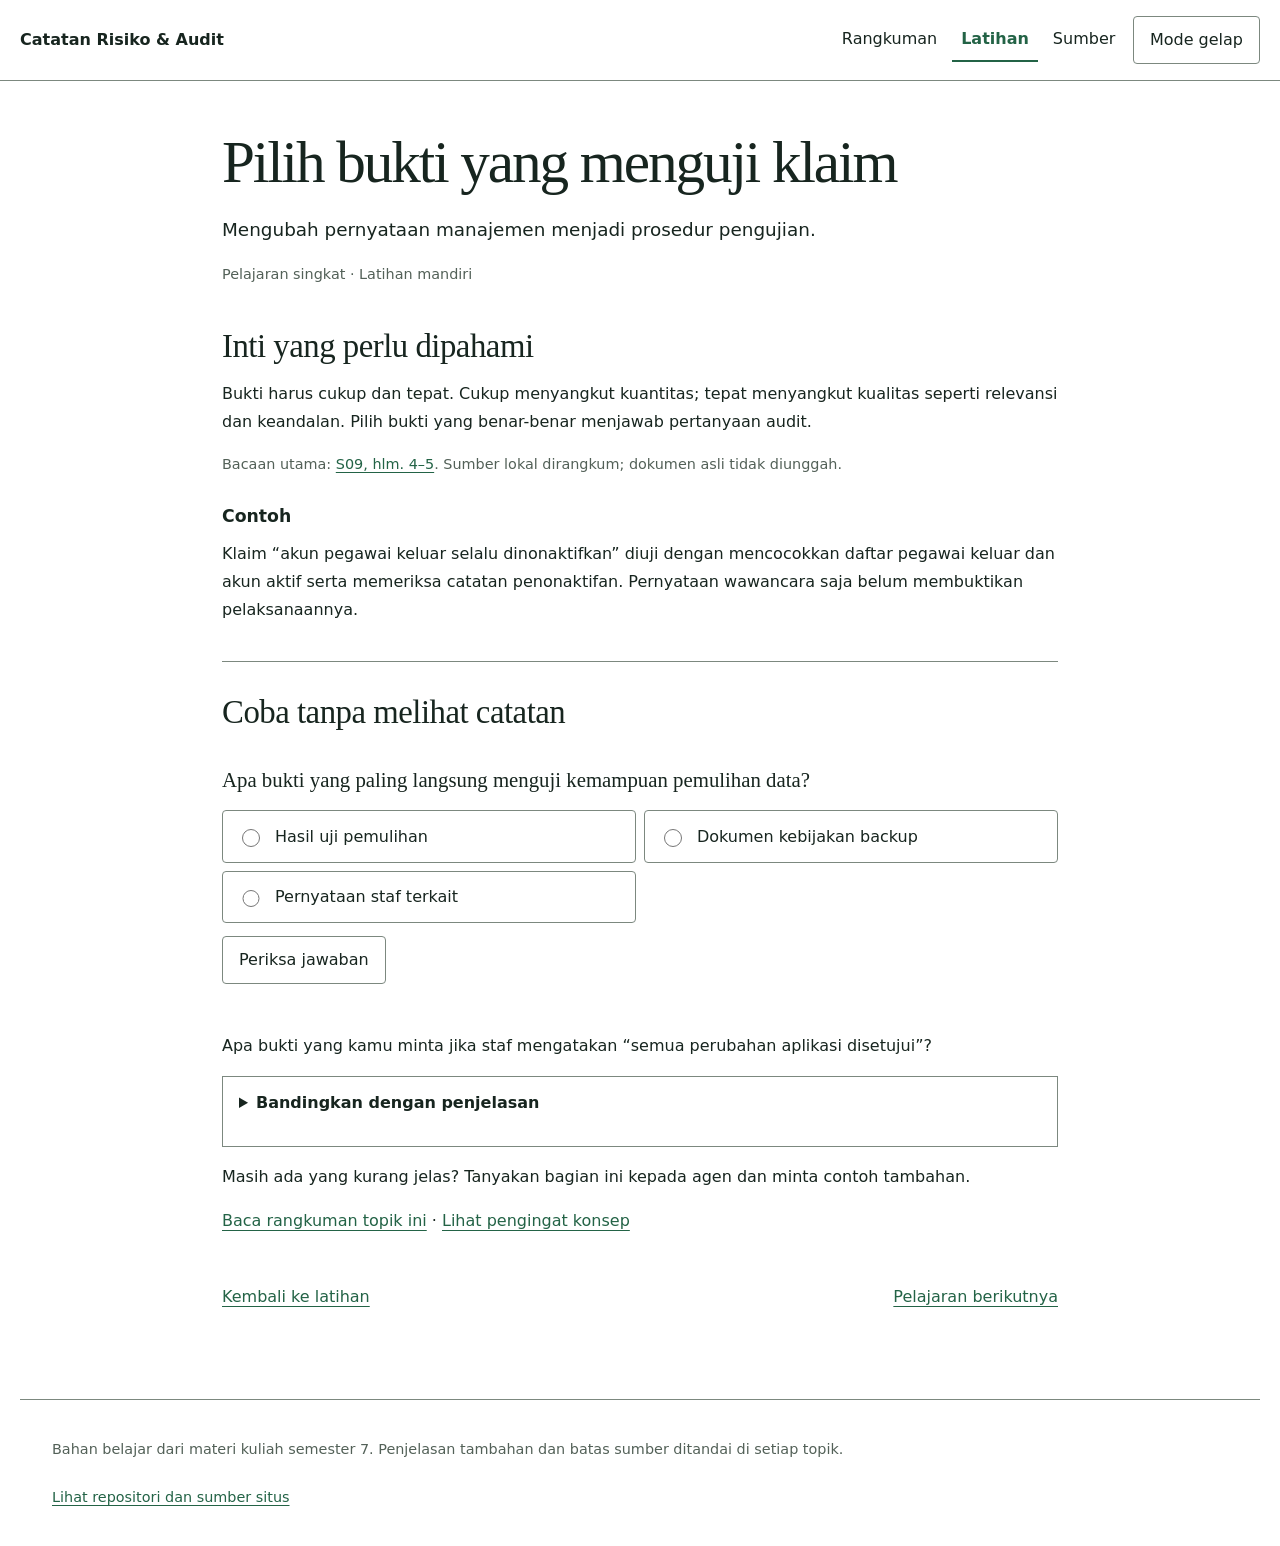
<file: lessons/0004-menguji-bukti.html>
<!doctype html>
<html lang="id"><head><meta charset="utf-8"><meta name="viewport" content="width=device-width, initial-scale=1">
<meta name="description" content="Rangkuman kuliah Manajemen Risiko dan Audit Sistem Informasi. Materi lengkap, studi kasus, latihan, dan referensi.">
<meta name="theme-color" content="#236346"><title>Pilih bukti yang menguji klaim | Catatan Risiko &amp; Audit</title>
<link rel="stylesheet" href="../assets/belajar.css"><script src="../assets/belajar.js" defer></script></head>
<body><a class="skip" href="#isi">Lewati ke isi</a>
<header class="site-header"><a class="home-link" href="../index.html">Catatan Risiko &amp; Audit</a><div class="header-actions"><nav class="top-nav" aria-label="Navigasi utama"><a href="../index.html">Rangkuman</a><a href="../latihan.html" aria-current="page">Latihan</a><a href="../reference/sumber.html">Sumber</a></nav><button type="button" data-theme-toggle hidden>Mode gelap</button></div></header>
<main id="isi" class="page single-page"><div class="intro"><h1>Pilih bukti yang menguji klaim</h1><p class="lead">Mengubah pernyataan manajemen menjadi prosedur pengujian.</p><p class="meta">Pelajaran singkat · Latihan mandiri</p></div><section><h2>Inti yang perlu dipahami</h2><p>Bukti harus cukup dan tepat. Cukup menyangkut kuantitas; tepat menyangkut kualitas seperti relevansi dan keandalan. Pilih bukti yang benar-benar menjawab pertanyaan audit.</p><p class="source">Bacaan utama: <a href="../reference/sumber.html#S09">S09, hlm. 4–5</a>. Sumber lokal dirangkum; dokumen asli tidak diunggah.</p><h3>Contoh</h3><p>Klaim “akun pegawai keluar selalu dinonaktifkan” diuji dengan mencocokkan daftar pegawai keluar dan akun aktif serta memeriksa catatan penonaktifan. Pernyataan wawancara saja belum membuktikan pelaksanaannya.</p></section><section class="chapter"><h2>Coba tanpa melihat catatan</h2><section class="quiz-item" id="soal-3" data-quiz data-answer="0"><fieldset><legend>Apa bukti yang paling langsung menguji kemampuan pemulihan data?</legend><div class="quiz-options"><label for="q2-0"><input type="radio" id="q2-0" name="q2" value="0"><span>Hasil uji pemulihan</span></label><label for="q2-1"><input type="radio" id="q2-1" name="q2" value="1"><span>Dokumen kebijakan backup</span></label><label for="q2-2"><input type="radio" id="q2-2" name="q2" value="2"><span>Pernyataan staf terkait</span></label></div></fieldset><button type="button" data-check hidden>Periksa jawaban</button><div class="feedback" data-feedback role="status" aria-live="polite" hidden><strong data-result></strong><div data-explanation><p>Hasil uji restore menunjukkan apakah data dapat dipulihkan. Kebijakan dan wawancara belum membuktikan pengoperasian kontrol.</p><a href="../index.html#topik-05">Baca materi terkait</a></div></div><noscript><details class="recall"><summary>Periksa dengan pembahasan</summary><p>Jawaban: Hasil uji pemulihan. Hasil uji restore menunjukkan apakah data dapat dipulihkan. Kebijakan dan wawancara belum membuktikan pengoperasian kontrol.</p></details></noscript></section><p>Apa bukti yang kamu minta jika staf mengatakan “semua perubahan aplikasi disetujui”?</p><details class="recall"><summary>Bandingkan dengan penjelasan</summary><p>Ambil sampel perubahan pada periode audit, periksa tiket dan bukti persetujuannya, lalu cocokkan dengan perubahan yang benar-benar diterapkan. Dokumen kebijakan hanya menunjukkan aturan, bukan seluruh pelaksanaan.</p></details></section><p>Masih ada yang kurang jelas? Tanyakan bagian ini kepada agen dan minta contoh tambahan.</p><p><a href="../index.html#topik-05">Baca rangkuman topik ini</a> · <a href="../reference/rangkuman-cepat.html">Lihat pengingat konsep</a></p><nav class="lesson-nav" aria-label="Urutan pelajaran"><a href="../latihan.html">Kembali ke latihan</a><a href="0005-merancang-program-audit.html">Pelajaran berikutnya</a></nav></main>
<footer class="site-footer"><p>Bahan belajar dari materi kuliah semester 7. Penjelasan tambahan dan batas sumber ditandai di setiap topik.</p><a href="https://github.com/rawr-coolyeah/manajemen-risiko-audit">Lihat repositori dan sumber situs</a></footer></body></html>
</file>
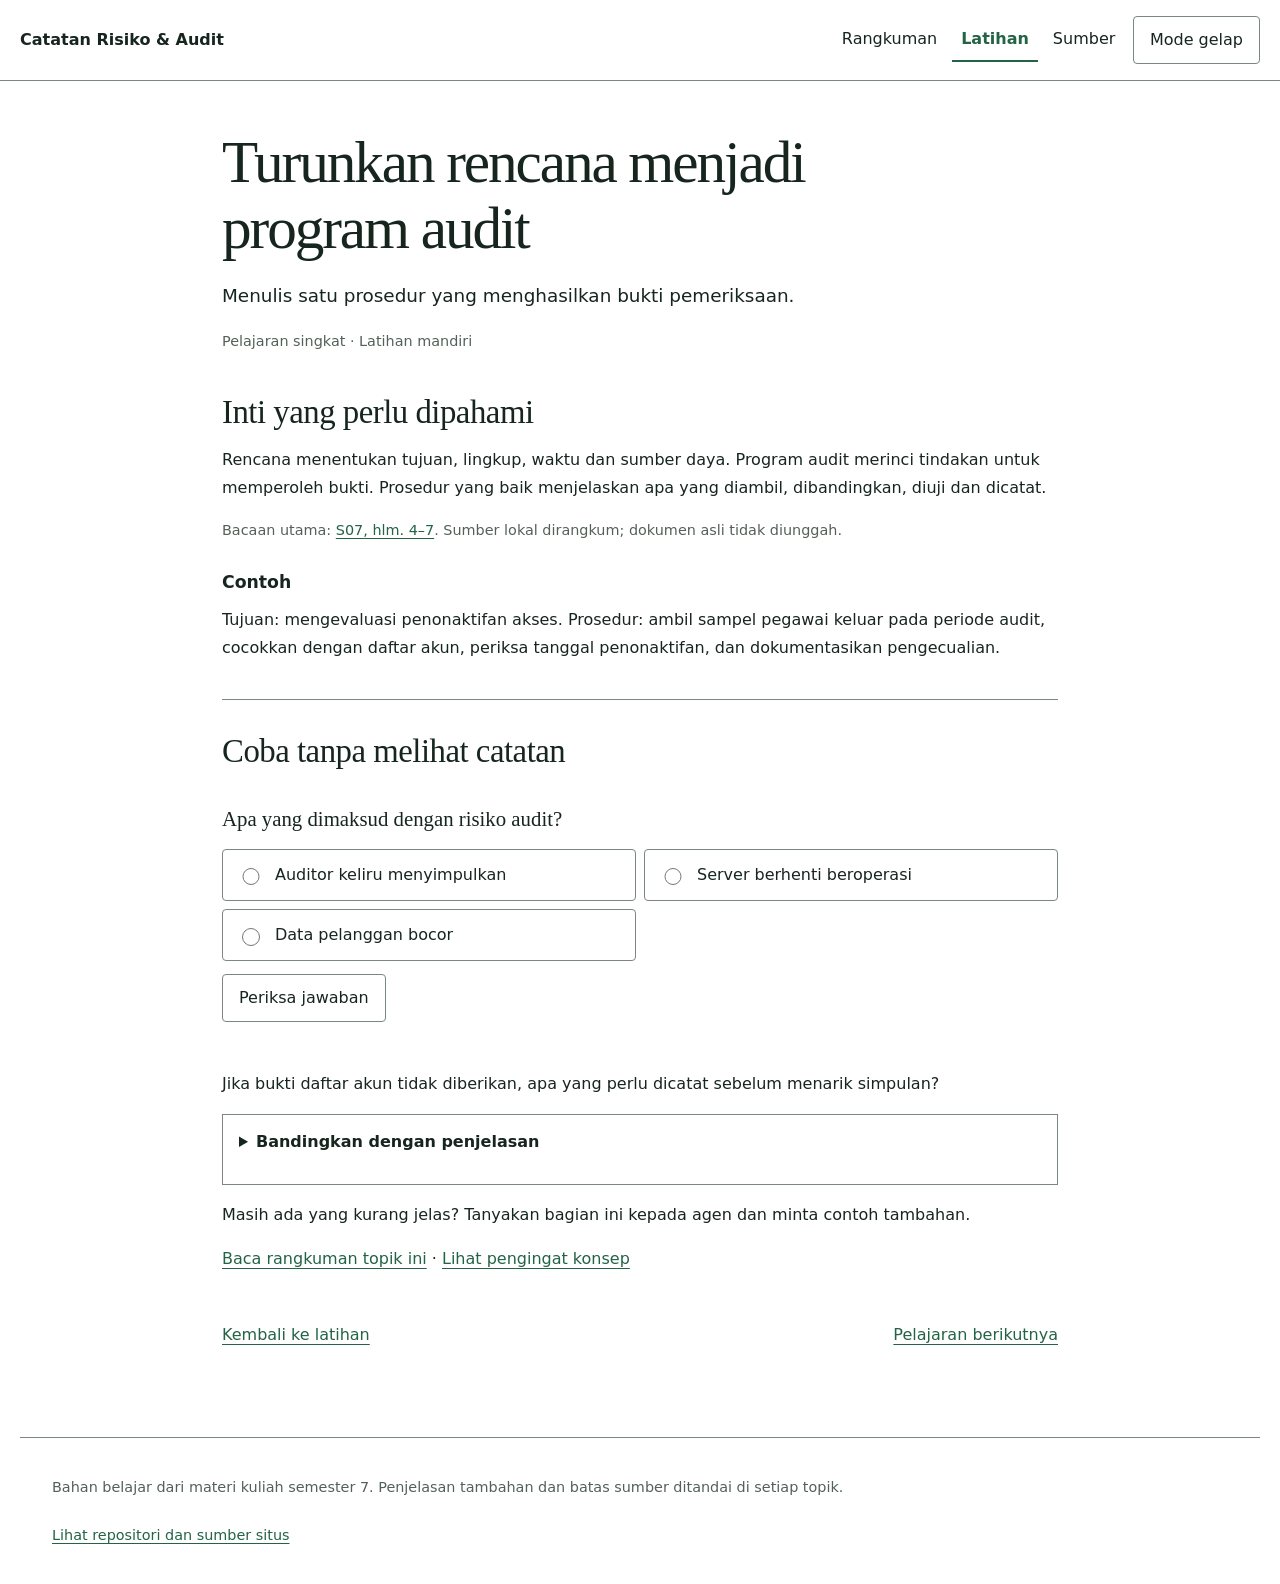
<file: lessons/0005-merancang-program-audit.html>
<!doctype html>
<html lang="id"><head><meta charset="utf-8"><meta name="viewport" content="width=device-width, initial-scale=1">
<meta name="description" content="Rangkuman kuliah Manajemen Risiko dan Audit Sistem Informasi. Materi lengkap, studi kasus, latihan, dan referensi.">
<meta name="theme-color" content="#236346"><title>Turunkan rencana menjadi program audit | Catatan Risiko &amp; Audit</title>
<link rel="stylesheet" href="../assets/belajar.css"><script src="../assets/belajar.js" defer></script></head>
<body><a class="skip" href="#isi">Lewati ke isi</a>
<header class="site-header"><a class="home-link" href="../index.html">Catatan Risiko &amp; Audit</a><div class="header-actions"><nav class="top-nav" aria-label="Navigasi utama"><a href="../index.html">Rangkuman</a><a href="../latihan.html" aria-current="page">Latihan</a><a href="../reference/sumber.html">Sumber</a></nav><button type="button" data-theme-toggle hidden>Mode gelap</button></div></header>
<main id="isi" class="page single-page"><div class="intro"><h1>Turunkan rencana menjadi program audit</h1><p class="lead">Menulis satu prosedur yang menghasilkan bukti pemeriksaan.</p><p class="meta">Pelajaran singkat · Latihan mandiri</p></div><section><h2>Inti yang perlu dipahami</h2><p>Rencana menentukan tujuan, lingkup, waktu dan sumber daya. Program audit merinci tindakan untuk memperoleh bukti. Prosedur yang baik menjelaskan apa yang diambil, dibandingkan, diuji dan dicatat.</p><p class="source">Bacaan utama: <a href="../reference/sumber.html#S07">S07, hlm. 4–7</a>. Sumber lokal dirangkum; dokumen asli tidak diunggah.</p><h3>Contoh</h3><p>Tujuan: mengevaluasi penonaktifan akses. Prosedur: ambil sampel pegawai keluar pada periode audit, cocokkan dengan daftar akun, periksa tanggal penonaktifan, dan dokumentasikan pengecualian.</p></section><section class="chapter"><h2>Coba tanpa melihat catatan</h2><section class="quiz-item" id="soal-6" data-quiz data-answer="0"><fieldset><legend>Apa yang dimaksud dengan risiko audit?</legend><div class="quiz-options"><label for="q5-0"><input type="radio" id="q5-0" name="q5" value="0"><span>Auditor keliru menyimpulkan</span></label><label for="q5-1"><input type="radio" id="q5-1" name="q5" value="1"><span>Server berhenti beroperasi</span></label><label for="q5-2"><input type="radio" id="q5-2" name="q5" value="2"><span>Data pelanggan bocor</span></label></div></fieldset><button type="button" data-check hidden>Periksa jawaban</button><div class="feedback" data-feedback role="status" aria-live="polite" hidden><strong data-result></strong><div data-explanation><p>Risiko audit berkaitan dengan kesimpulan auditor yang tidak tepat. Dua pilihan lain adalah risiko yang dihadapi organisasi.</p><a href="../index.html#topik-05">Baca materi terkait</a></div></div><noscript><details class="recall"><summary>Periksa dengan pembahasan</summary><p>Jawaban: Auditor keliru menyimpulkan. Risiko audit berkaitan dengan kesimpulan auditor yang tidak tepat. Dua pilihan lain adalah risiko yang dihadapi organisasi.</p></details></noscript></section><p>Jika bukti daftar akun tidak diberikan, apa yang perlu dicatat sebelum menarik simpulan?</p><details class="recall"><summary>Bandingkan dengan penjelasan</summary><p>Catat bukti yang belum tersedia, upaya memperolehnya, serta pengaruh pembatasan terhadap pengujian dan simpulan. Jangan menganggap kontrol efektif hanya karena pemeriksaan tidak dapat dilakukan.</p></details></section><p>Masih ada yang kurang jelas? Tanyakan bagian ini kepada agen dan minta contoh tambahan.</p><p><a href="../index.html#topik-06">Baca rangkuman topik ini</a> · <a href="../reference/rangkuman-cepat.html">Lihat pengingat konsep</a></p><nav class="lesson-nav" aria-label="Urutan pelajaran"><a href="../latihan.html">Kembali ke latihan</a><a href="0006-pendekatan-audit.html">Pelajaran berikutnya</a></nav></main>
<footer class="site-footer"><p>Bahan belajar dari materi kuliah semester 7. Penjelasan tambahan dan batas sumber ditandai di setiap topik.</p><a href="https://github.com/rawr-coolyeah/manajemen-risiko-audit">Lihat repositori dan sumber situs</a></footer></body></html>
</file>
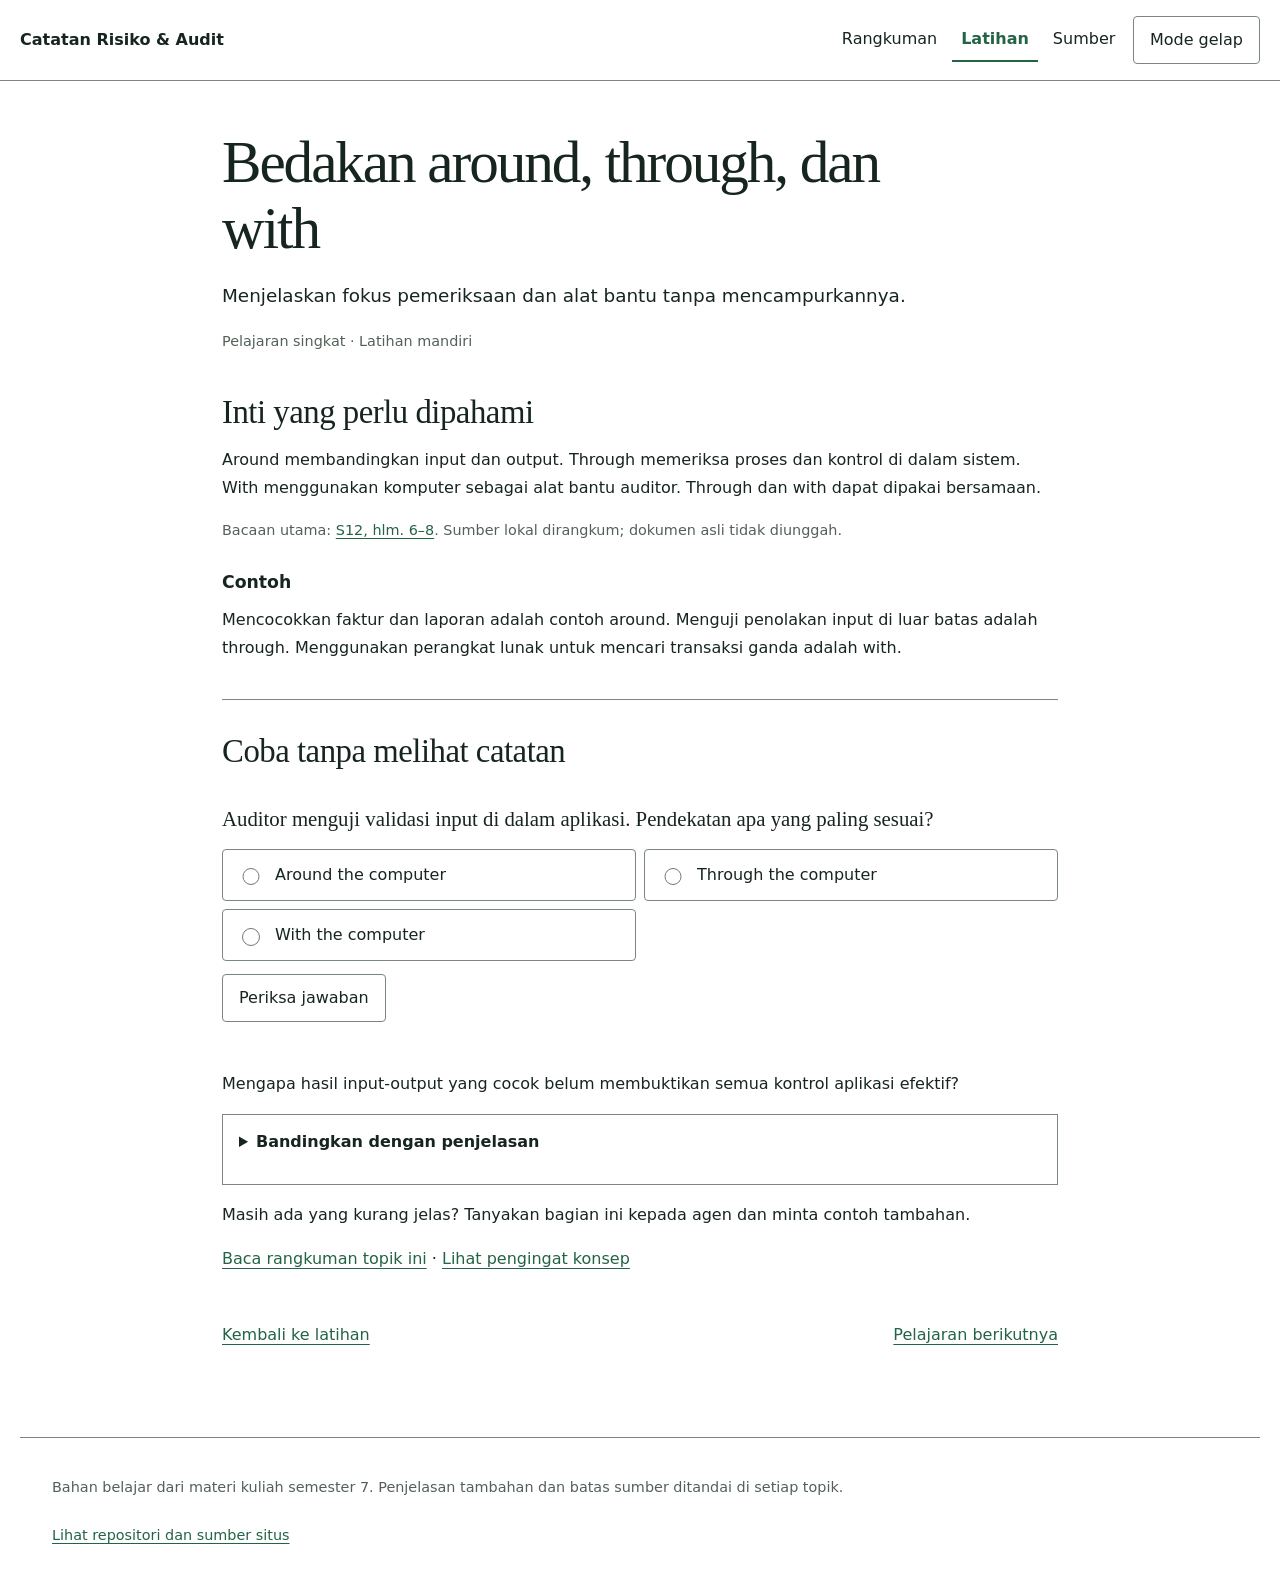
<file: lessons/0006-pendekatan-audit.html>
<!doctype html>
<html lang="id"><head><meta charset="utf-8"><meta name="viewport" content="width=device-width, initial-scale=1">
<meta name="description" content="Rangkuman kuliah Manajemen Risiko dan Audit Sistem Informasi. Materi lengkap, studi kasus, latihan, dan referensi.">
<meta name="theme-color" content="#236346"><title>Bedakan around, through, dan with | Catatan Risiko &amp; Audit</title>
<link rel="stylesheet" href="../assets/belajar.css"><script src="../assets/belajar.js" defer></script></head>
<body><a class="skip" href="#isi">Lewati ke isi</a>
<header class="site-header"><a class="home-link" href="../index.html">Catatan Risiko &amp; Audit</a><div class="header-actions"><nav class="top-nav" aria-label="Navigasi utama"><a href="../index.html">Rangkuman</a><a href="../latihan.html" aria-current="page">Latihan</a><a href="../reference/sumber.html">Sumber</a></nav><button type="button" data-theme-toggle hidden>Mode gelap</button></div></header>
<main id="isi" class="page single-page"><div class="intro"><h1>Bedakan around, through, dan with</h1><p class="lead">Menjelaskan fokus pemeriksaan dan alat bantu tanpa mencampurkannya.</p><p class="meta">Pelajaran singkat · Latihan mandiri</p></div><section><h2>Inti yang perlu dipahami</h2><p>Around membandingkan input dan output. Through memeriksa proses dan kontrol di dalam sistem. With menggunakan komputer sebagai alat bantu auditor. Through dan with dapat dipakai bersamaan.</p><p class="source">Bacaan utama: <a href="../reference/sumber.html#S12">S12, hlm. 6–8</a>. Sumber lokal dirangkum; dokumen asli tidak diunggah.</p><h3>Contoh</h3><p>Mencocokkan faktur dan laporan adalah contoh around. Menguji penolakan input di luar batas adalah through. Menggunakan perangkat lunak untuk mencari transaksi ganda adalah with.</p></section><section class="chapter"><h2>Coba tanpa melihat catatan</h2><section class="quiz-item" id="soal-7" data-quiz data-answer="1"><fieldset><legend>Auditor menguji validasi input di dalam aplikasi. Pendekatan apa yang paling sesuai?</legend><div class="quiz-options"><label for="q6-0"><input type="radio" id="q6-0" name="q6" value="0"><span>Around the computer</span></label><label for="q6-1"><input type="radio" id="q6-1" name="q6" value="1"><span>Through the computer</span></label><label for="q6-2"><input type="radio" id="q6-2" name="q6" value="2"><span>With the computer</span></label></div></fieldset><button type="button" data-check hidden>Periksa jawaban</button><div class="feedback" data-feedback role="status" aria-live="polite" hidden><strong data-result></strong><div data-explanation><p>Through memeriksa pemrosesan/kontrol internal sistem. With menjelaskan penggunaan komputer sebagai alat bantu; keduanya dapat digunakan bersama.</p><a href="../index.html#topik-07">Baca materi terkait</a></div></div><noscript><details class="recall"><summary>Periksa dengan pembahasan</summary><p>Jawaban: Through the computer. Through memeriksa pemrosesan/kontrol internal sistem. With menjelaskan penggunaan komputer sebagai alat bantu; keduanya dapat digunakan bersama.</p></details></noscript></section><p>Mengapa hasil input-output yang cocok belum membuktikan semua kontrol aplikasi efektif?</p><details class="recall"><summary>Bandingkan dengan penjelasan</summary><p>Transaksi yang diperiksa mungkin tidak mewakili skenario kesalahan atau penyalahgunaan. Kecocokan hasil tidak otomatis menguji otorisasi, log, dan seluruh logika pengendalian.</p></details></section><p>Masih ada yang kurang jelas? Tanyakan bagian ini kepada agen dan minta contoh tambahan.</p><p><a href="../index.html#topik-07">Baca rangkuman topik ini</a> · <a href="../reference/rangkuman-cepat.html">Lihat pengingat konsep</a></p><nav class="lesson-nav" aria-label="Urutan pelajaran"><a href="../latihan.html">Kembali ke latihan</a><a href="0007-membaca-maturity.html">Pelajaran berikutnya</a></nav></main>
<footer class="site-footer"><p>Bahan belajar dari materi kuliah semester 7. Penjelasan tambahan dan batas sumber ditandai di setiap topik.</p><a href="https://github.com/rawr-coolyeah/manajemen-risiko-audit">Lihat repositori dan sumber situs</a></footer></body></html>
</file>
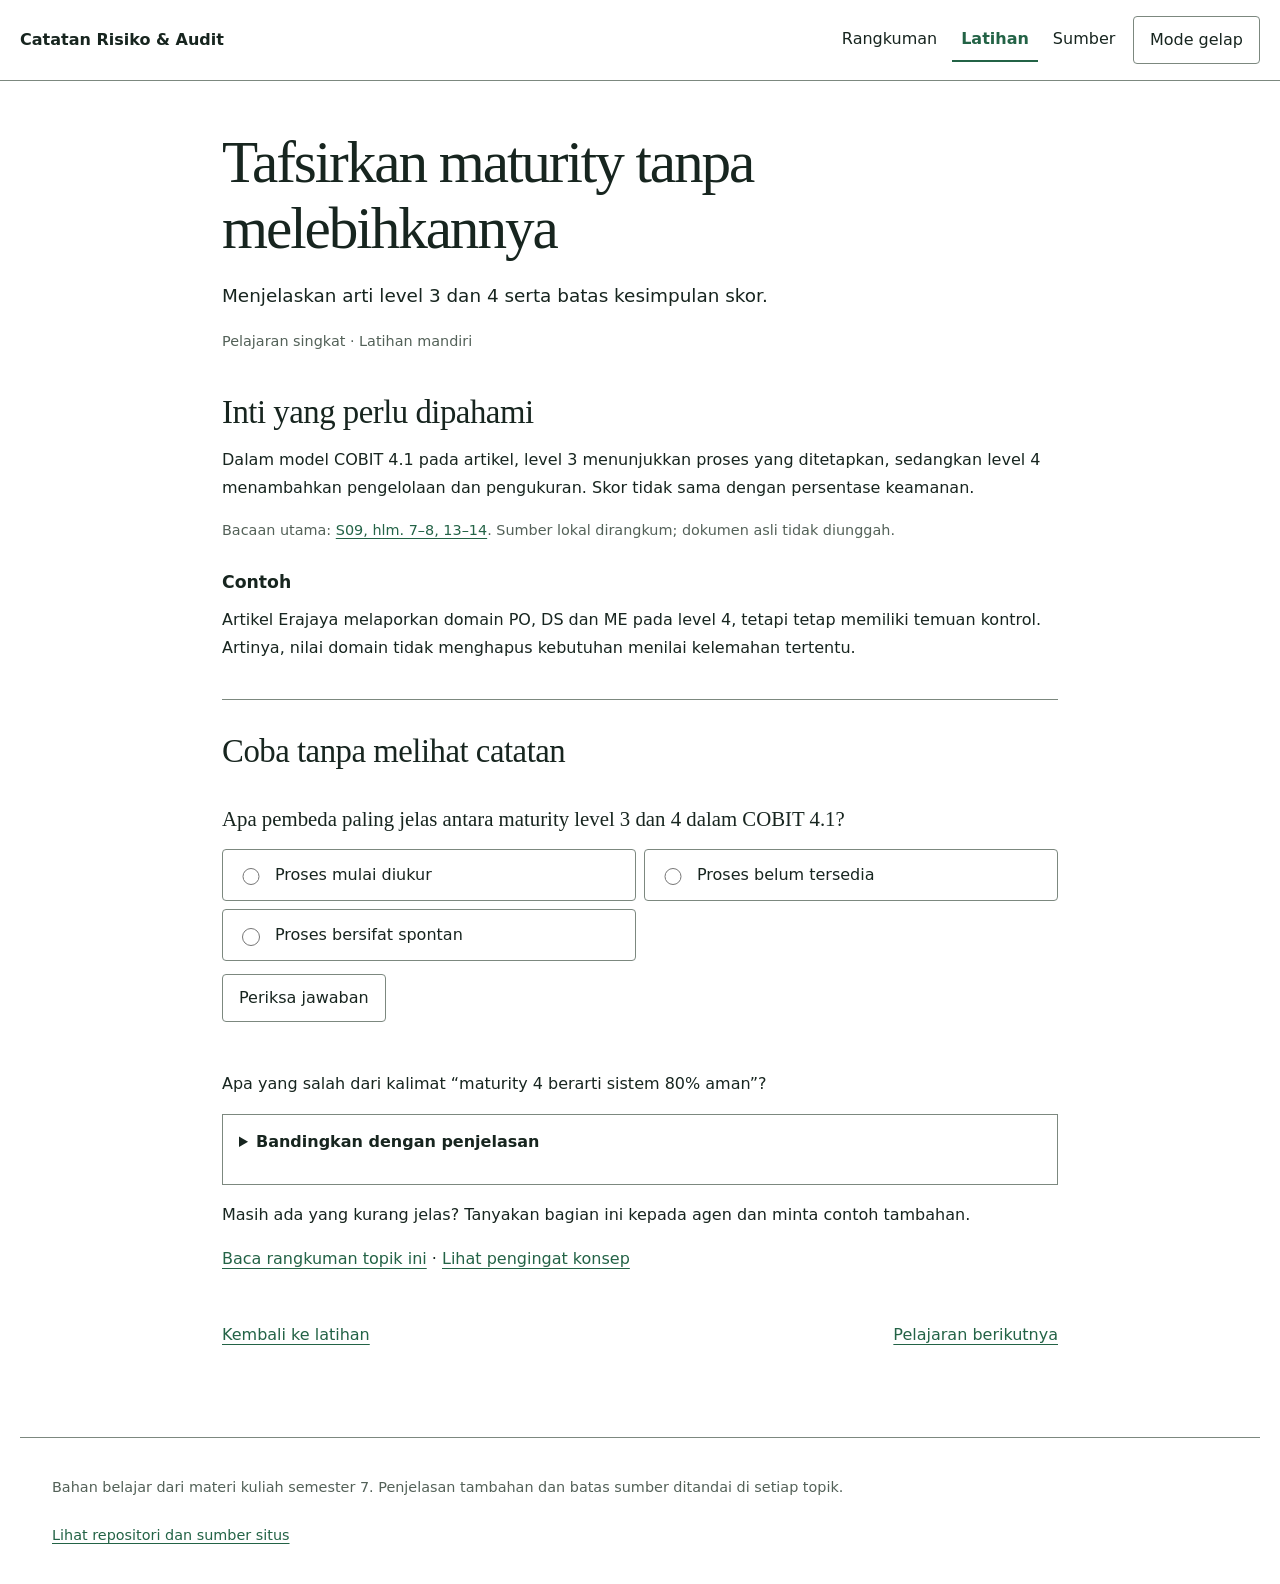
<file: lessons/0007-membaca-maturity.html>
<!doctype html>
<html lang="id"><head><meta charset="utf-8"><meta name="viewport" content="width=device-width, initial-scale=1">
<meta name="description" content="Rangkuman kuliah Manajemen Risiko dan Audit Sistem Informasi. Materi lengkap, studi kasus, latihan, dan referensi.">
<meta name="theme-color" content="#236346"><title>Tafsirkan maturity tanpa melebihkannya | Catatan Risiko &amp; Audit</title>
<link rel="stylesheet" href="../assets/belajar.css"><script src="../assets/belajar.js" defer></script></head>
<body><a class="skip" href="#isi">Lewati ke isi</a>
<header class="site-header"><a class="home-link" href="../index.html">Catatan Risiko &amp; Audit</a><div class="header-actions"><nav class="top-nav" aria-label="Navigasi utama"><a href="../index.html">Rangkuman</a><a href="../latihan.html" aria-current="page">Latihan</a><a href="../reference/sumber.html">Sumber</a></nav><button type="button" data-theme-toggle hidden>Mode gelap</button></div></header>
<main id="isi" class="page single-page"><div class="intro"><h1>Tafsirkan maturity tanpa melebihkannya</h1><p class="lead">Menjelaskan arti level 3 dan 4 serta batas kesimpulan skor.</p><p class="meta">Pelajaran singkat · Latihan mandiri</p></div><section><h2>Inti yang perlu dipahami</h2><p>Dalam model COBIT 4.1 pada artikel, level 3 menunjukkan proses yang ditetapkan, sedangkan level 4 menambahkan pengelolaan dan pengukuran. Skor tidak sama dengan persentase keamanan.</p><p class="source">Bacaan utama: <a href="../reference/sumber.html#S09">S09, hlm. 7–8, 13–14</a>. Sumber lokal dirangkum; dokumen asli tidak diunggah.</p><h3>Contoh</h3><p>Artikel Erajaya melaporkan domain PO, DS dan ME pada level 4, tetapi tetap memiliki temuan kontrol. Artinya, nilai domain tidak menghapus kebutuhan menilai kelemahan tertentu.</p></section><section class="chapter"><h2>Coba tanpa melihat catatan</h2><section class="quiz-item" id="soal-9" data-quiz data-answer="0"><fieldset><legend>Apa pembeda paling jelas antara maturity level 3 dan 4 dalam COBIT 4.1?</legend><div class="quiz-options"><label for="q8-0"><input type="radio" id="q8-0" name="q8" value="0"><span>Proses mulai diukur</span></label><label for="q8-1"><input type="radio" id="q8-1" name="q8" value="1"><span>Proses belum tersedia</span></label><label for="q8-2"><input type="radio" id="q8-2" name="q8" value="2"><span>Proses bersifat spontan</span></label></div></fieldset><button type="button" data-check hidden>Periksa jawaban</button><div class="feedback" data-feedback role="status" aria-live="polite" hidden><strong data-result></strong><div data-explanation><p>Level 3 menekankan proses yang ditetapkan. Level 4 menambahkan pengelolaan dan pengukuran proses.</p><a href="../index.html#topik-08">Baca materi terkait</a></div></div><noscript><details class="recall"><summary>Periksa dengan pembahasan</summary><p>Jawaban: Proses mulai diukur. Level 3 menekankan proses yang ditetapkan. Level 4 menambahkan pengelolaan dan pengukuran proses.</p></details></noscript></section><p>Apa yang salah dari kalimat “maturity 4 berarti sistem 80% aman”?</p><details class="recall"><summary>Bandingkan dengan penjelasan</summary><p>Model kematangan adalah penilaian karakteristik proses, bukan konversi langsung menjadi probabilitas atau persentase keamanan. Hubungan tersebut tidak ditetapkan oleh angka levelnya.</p></details></section><p>Masih ada yang kurang jelas? Tanyakan bagian ini kepada agen dan minta contoh tambahan.</p><p><a href="../index.html#topik-08">Baca rangkuman topik ini</a> · <a href="../reference/rangkuman-cepat.html">Lihat pengingat konsep</a></p><nav class="lesson-nav" aria-label="Urutan pelajaran"><a href="../latihan.html">Kembali ke latihan</a><a href="0008-menulis-temuan.html">Pelajaran berikutnya</a></nav></main>
<footer class="site-footer"><p>Bahan belajar dari materi kuliah semester 7. Penjelasan tambahan dan batas sumber ditandai di setiap topik.</p><a href="https://github.com/rawr-coolyeah/manajemen-risiko-audit">Lihat repositori dan sumber situs</a></footer></body></html>
</file>
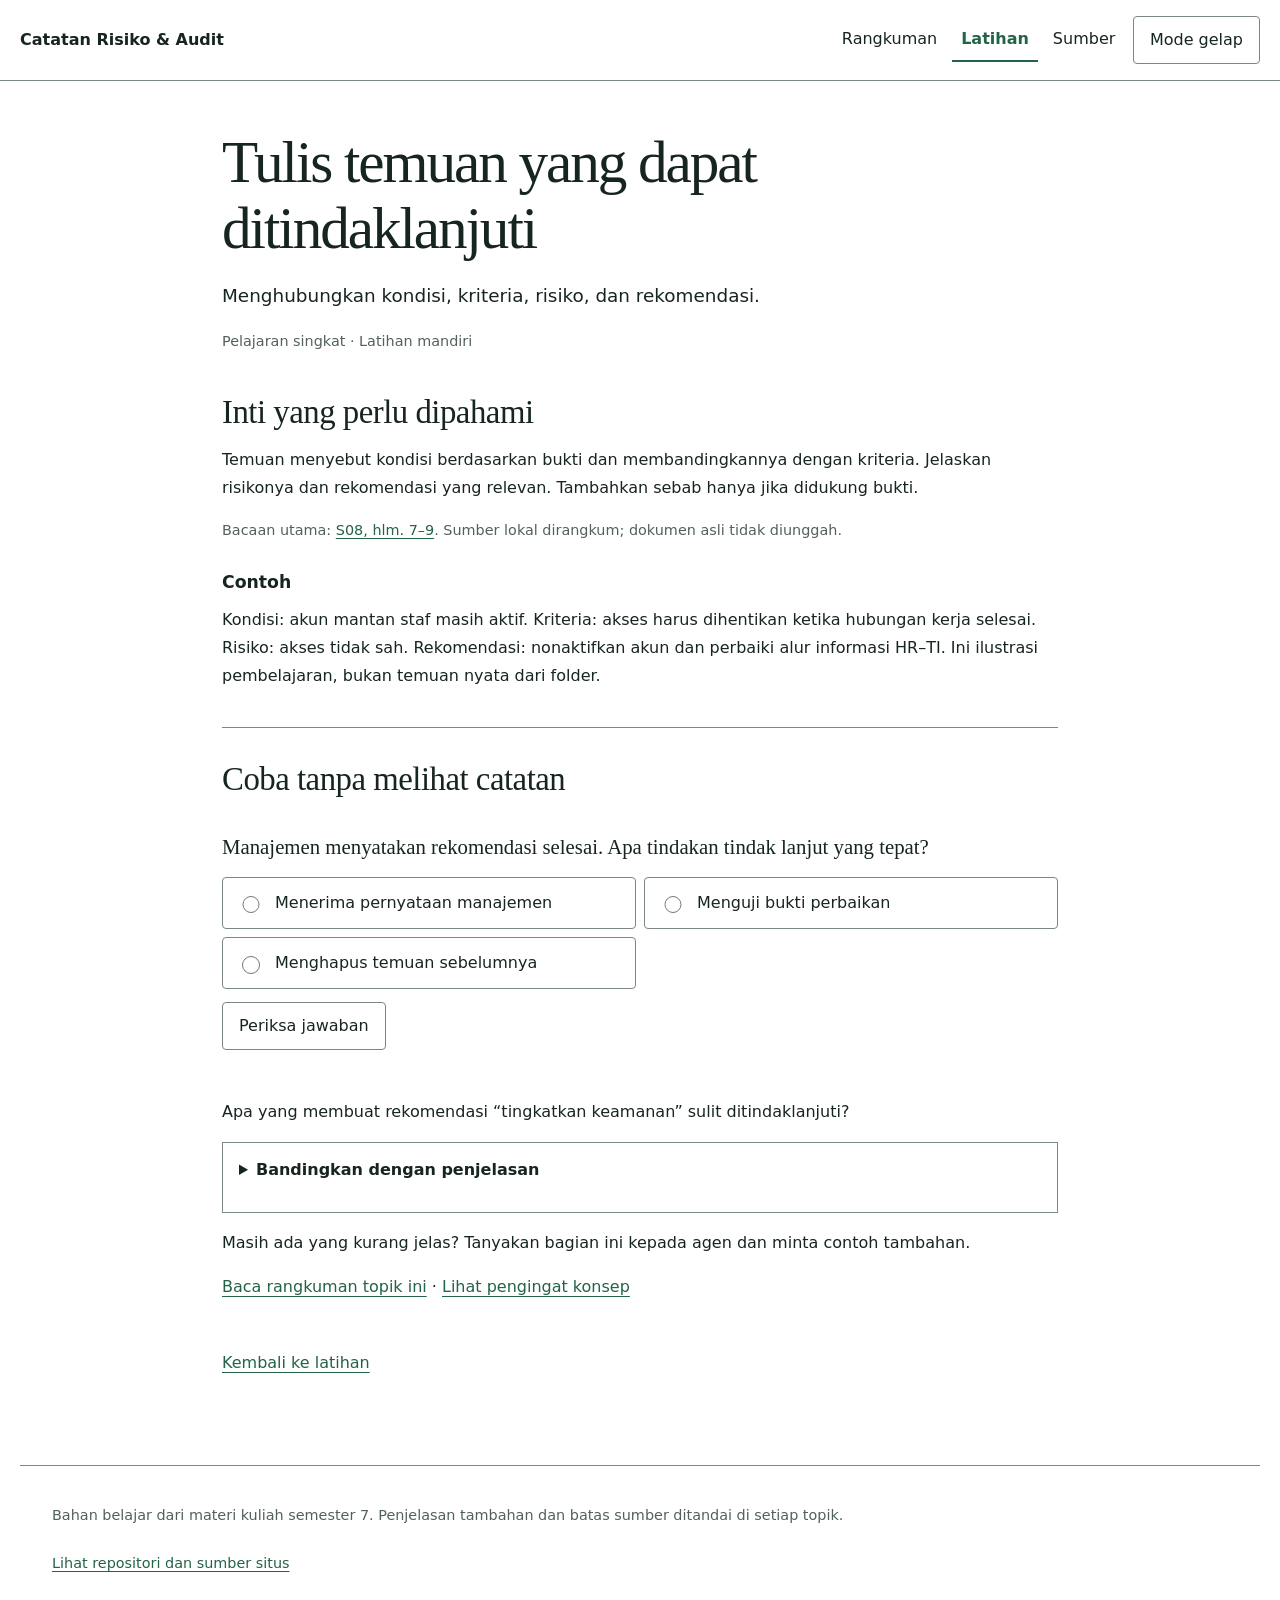
<file: lessons/0008-menulis-temuan.html>
<!doctype html>
<html lang="id"><head><meta charset="utf-8"><meta name="viewport" content="width=device-width, initial-scale=1">
<meta name="description" content="Rangkuman kuliah Manajemen Risiko dan Audit Sistem Informasi. Materi lengkap, studi kasus, latihan, dan referensi.">
<meta name="theme-color" content="#236346"><title>Tulis temuan yang dapat ditindaklanjuti | Catatan Risiko &amp; Audit</title>
<link rel="stylesheet" href="../assets/belajar.css"><script src="../assets/belajar.js" defer></script></head>
<body><a class="skip" href="#isi">Lewati ke isi</a>
<header class="site-header"><a class="home-link" href="../index.html">Catatan Risiko &amp; Audit</a><div class="header-actions"><nav class="top-nav" aria-label="Navigasi utama"><a href="../index.html">Rangkuman</a><a href="../latihan.html" aria-current="page">Latihan</a><a href="../reference/sumber.html">Sumber</a></nav><button type="button" data-theme-toggle hidden>Mode gelap</button></div></header>
<main id="isi" class="page single-page"><div class="intro"><h1>Tulis temuan yang dapat ditindaklanjuti</h1><p class="lead">Menghubungkan kondisi, kriteria, risiko, dan rekomendasi.</p><p class="meta">Pelajaran singkat · Latihan mandiri</p></div><section><h2>Inti yang perlu dipahami</h2><p>Temuan menyebut kondisi berdasarkan bukti dan membandingkannya dengan kriteria. Jelaskan risikonya dan rekomendasi yang relevan. Tambahkan sebab hanya jika didukung bukti.</p><p class="source">Bacaan utama: <a href="../reference/sumber.html#S08">S08, hlm. 7–9</a>. Sumber lokal dirangkum; dokumen asli tidak diunggah.</p><h3>Contoh</h3><p>Kondisi: akun mantan staf masih aktif. Kriteria: akses harus dihentikan ketika hubungan kerja selesai. Risiko: akses tidak sah. Rekomendasi: nonaktifkan akun dan perbaiki alur informasi HR–TI. Ini ilustrasi pembelajaran, bukan temuan nyata dari folder.</p></section><section class="chapter"><h2>Coba tanpa melihat catatan</h2><section class="quiz-item" id="soal-10" data-quiz data-answer="1"><fieldset><legend>Manajemen menyatakan rekomendasi selesai. Apa tindakan tindak lanjut yang tepat?</legend><div class="quiz-options"><label for="q9-0"><input type="radio" id="q9-0" name="q9" value="0"><span>Menerima pernyataan manajemen</span></label><label for="q9-1"><input type="radio" id="q9-1" name="q9" value="1"><span>Menguji bukti perbaikan</span></label><label for="q9-2"><input type="radio" id="q9-2" name="q9" value="2"><span>Menghapus temuan sebelumnya</span></label></div></fieldset><button type="button" data-check hidden>Periksa jawaban</button><div class="feedback" data-feedback role="status" aria-live="polite" hidden><strong data-result></strong><div data-explanation><p>Periksa bukti implementasi dan uji apakah tindakan mengatasi kelemahan. Pernyataan saja belum cukup.</p><a href="../index.html#topik-11">Baca materi terkait</a></div></div><noscript><details class="recall"><summary>Periksa dengan pembahasan</summary><p>Jawaban: Menguji bukti perbaikan. Periksa bukti implementasi dan uji apakah tindakan mengatasi kelemahan. Pernyataan saja belum cukup.</p></details></noscript></section><p>Apa yang membuat rekomendasi “tingkatkan keamanan” sulit ditindaklanjuti?</p><details class="recall"><summary>Bandingkan dengan penjelasan</summary><p>Kalimat itu belum menyebut kontrol, tindakan, pemilik atau ukuran penyelesaian. Rekomendasi perlu menjawab kelemahan spesifik dan diikuti rencana tindakan serta bukti perbaikan.</p></details></section><p>Masih ada yang kurang jelas? Tanyakan bagian ini kepada agen dan minta contoh tambahan.</p><p><a href="../index.html#topik-11">Baca rangkuman topik ini</a> · <a href="../reference/rangkuman-cepat.html">Lihat pengingat konsep</a></p><nav class="lesson-nav" aria-label="Urutan pelajaran"><a href="../latihan.html">Kembali ke latihan</a></nav></main>
<footer class="site-footer"><p>Bahan belajar dari materi kuliah semester 7. Penjelasan tambahan dan batas sumber ditandai di setiap topik.</p><a href="https://github.com/rawr-coolyeah/manajemen-risiko-audit">Lihat repositori dan sumber situs</a></footer></body></html>
</file>
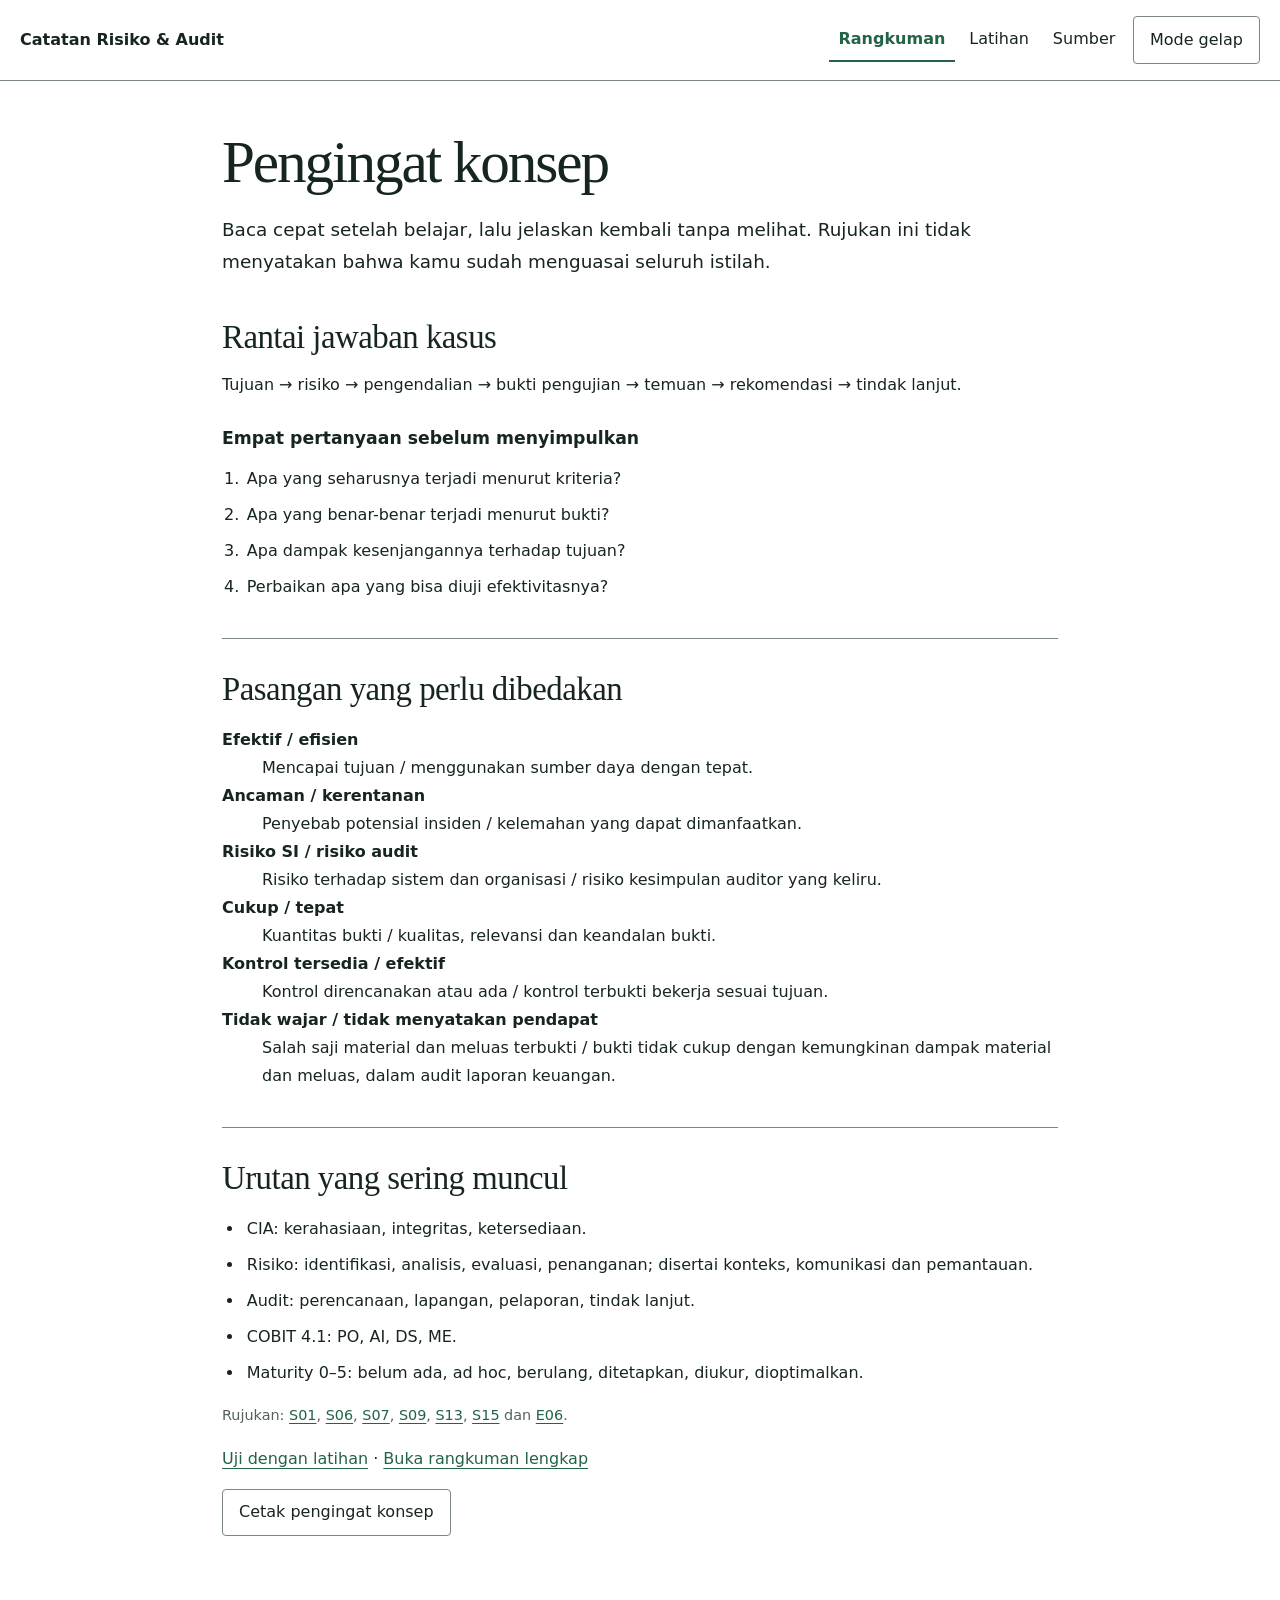
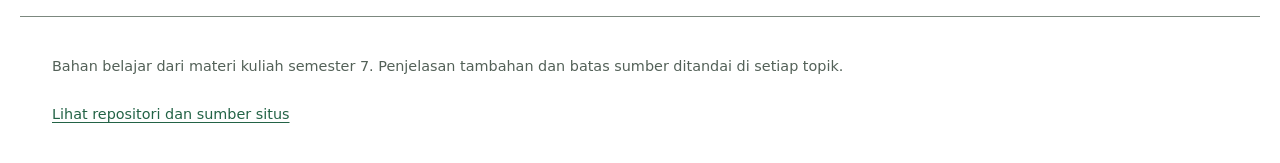
<file: reference/rangkuman-cepat.html>
<!doctype html>
<html lang="id"><head><meta charset="utf-8"><meta name="viewport" content="width=device-width, initial-scale=1">
<meta name="description" content="Rangkuman kuliah Manajemen Risiko dan Audit Sistem Informasi. Materi lengkap, studi kasus, latihan, dan referensi.">
<meta name="theme-color" content="#236346"><title>Pengingat konsep audit | Catatan Risiko &amp; Audit</title>
<link rel="stylesheet" href="../assets/belajar.css"><script src="../assets/belajar.js" defer></script></head>
<body><a class="skip" href="#isi">Lewati ke isi</a>
<header class="site-header"><a class="home-link" href="../index.html">Catatan Risiko &amp; Audit</a><div class="header-actions"><nav class="top-nav" aria-label="Navigasi utama"><a href="../index.html" aria-current="page">Rangkuman</a><a href="../latihan.html">Latihan</a><a href="../reference/sumber.html">Sumber</a></nav><button type="button" data-theme-toggle hidden>Mode gelap</button></div></header>
<main id="isi" class="page single-page"><div class="intro"><h1>Pengingat konsep</h1><p class="lead">Baca cepat setelah belajar, lalu jelaskan kembali tanpa melihat. Rujukan ini tidak menyatakan bahwa kamu sudah menguasai seluruh istilah.</p></div><section><h2>Rantai jawaban kasus</h2><p>Tujuan → risiko → pengendalian → bukti pengujian → temuan → rekomendasi → tindak lanjut.</p><h3>Empat pertanyaan sebelum menyimpulkan</h3><ol><li>Apa yang seharusnya terjadi menurut kriteria?</li><li>Apa yang benar-benar terjadi menurut bukti?</li><li>Apa dampak kesenjangannya terhadap tujuan?</li><li>Perbaikan apa yang bisa diuji efektivitasnya?</li></ol></section><section class="chapter"><h2>Pasangan yang perlu dibedakan</h2><dl><dt><strong>Efektif / efisien</strong></dt><dd>Mencapai tujuan / menggunakan sumber daya dengan tepat.</dd><dt><strong>Ancaman / kerentanan</strong></dt><dd>Penyebab potensial insiden / kelemahan yang dapat dimanfaatkan.</dd><dt><strong>Risiko SI / risiko audit</strong></dt><dd>Risiko terhadap sistem dan organisasi / risiko kesimpulan auditor yang keliru.</dd><dt><strong>Cukup / tepat</strong></dt><dd>Kuantitas bukti / kualitas, relevansi dan keandalan bukti.</dd><dt><strong>Kontrol tersedia / efektif</strong></dt><dd>Kontrol direncanakan atau ada / kontrol terbukti bekerja sesuai tujuan.</dd><dt><strong>Tidak wajar / tidak menyatakan pendapat</strong></dt><dd>Salah saji material dan meluas terbukti / bukti tidak cukup dengan kemungkinan dampak material dan meluas, dalam audit laporan keuangan.</dd></dl></section><section class="chapter"><h2>Urutan yang sering muncul</h2><ul><li>CIA: kerahasiaan, integritas, ketersediaan.</li><li>Risiko: identifikasi, analisis, evaluasi, penanganan; disertai konteks, komunikasi dan pemantauan.</li><li>Audit: perencanaan, lapangan, pelaporan, tindak lanjut.</li><li>COBIT 4.1: PO, AI, DS, ME.</li><li>Maturity 0–5: belum ada, ad hoc, berulang, ditetapkan, diukur, dioptimalkan.</li></ul><p class="source">Rujukan: <a href="sumber.html#S01">S01</a>, <a href="sumber.html#S06">S06</a>, <a href="sumber.html#S07">S07</a>, <a href="sumber.html#S09">S09</a>, <a href="sumber.html#S13">S13</a>, <a href="sumber.html#S15">S15</a> dan <a href="sumber.html#E06">E06</a>.</p></section><p><a href="../latihan.html">Uji dengan latihan</a> · <a href="../index.html">Buka rangkuman lengkap</a></p><button class="screen-only" type="button" data-print hidden>Cetak pengingat konsep</button></main>
<footer class="site-footer"><p>Bahan belajar dari materi kuliah semester 7. Penjelasan tambahan dan batas sumber ditandai di setiap topik.</p><a href="https://github.com/rawr-coolyeah/manajemen-risiko-audit">Lihat repositori dan sumber situs</a></footer></body></html>
</file>
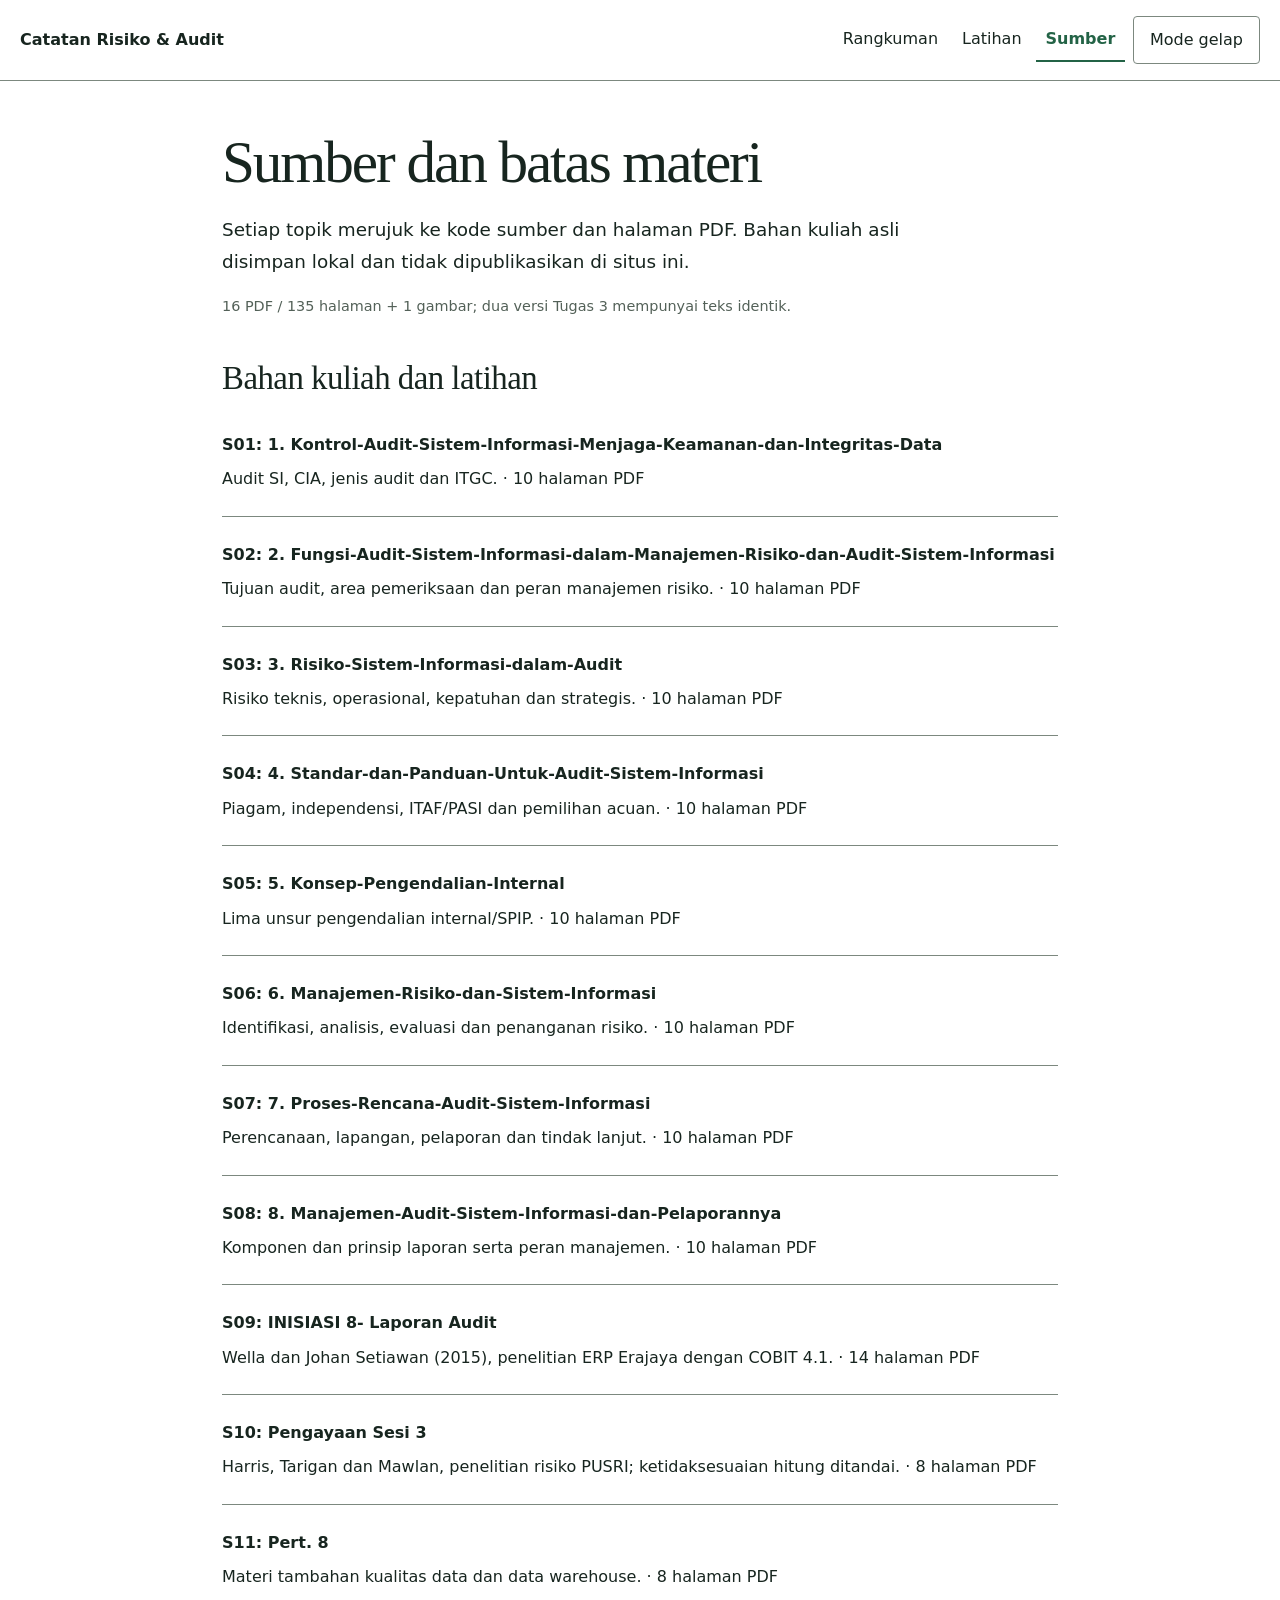
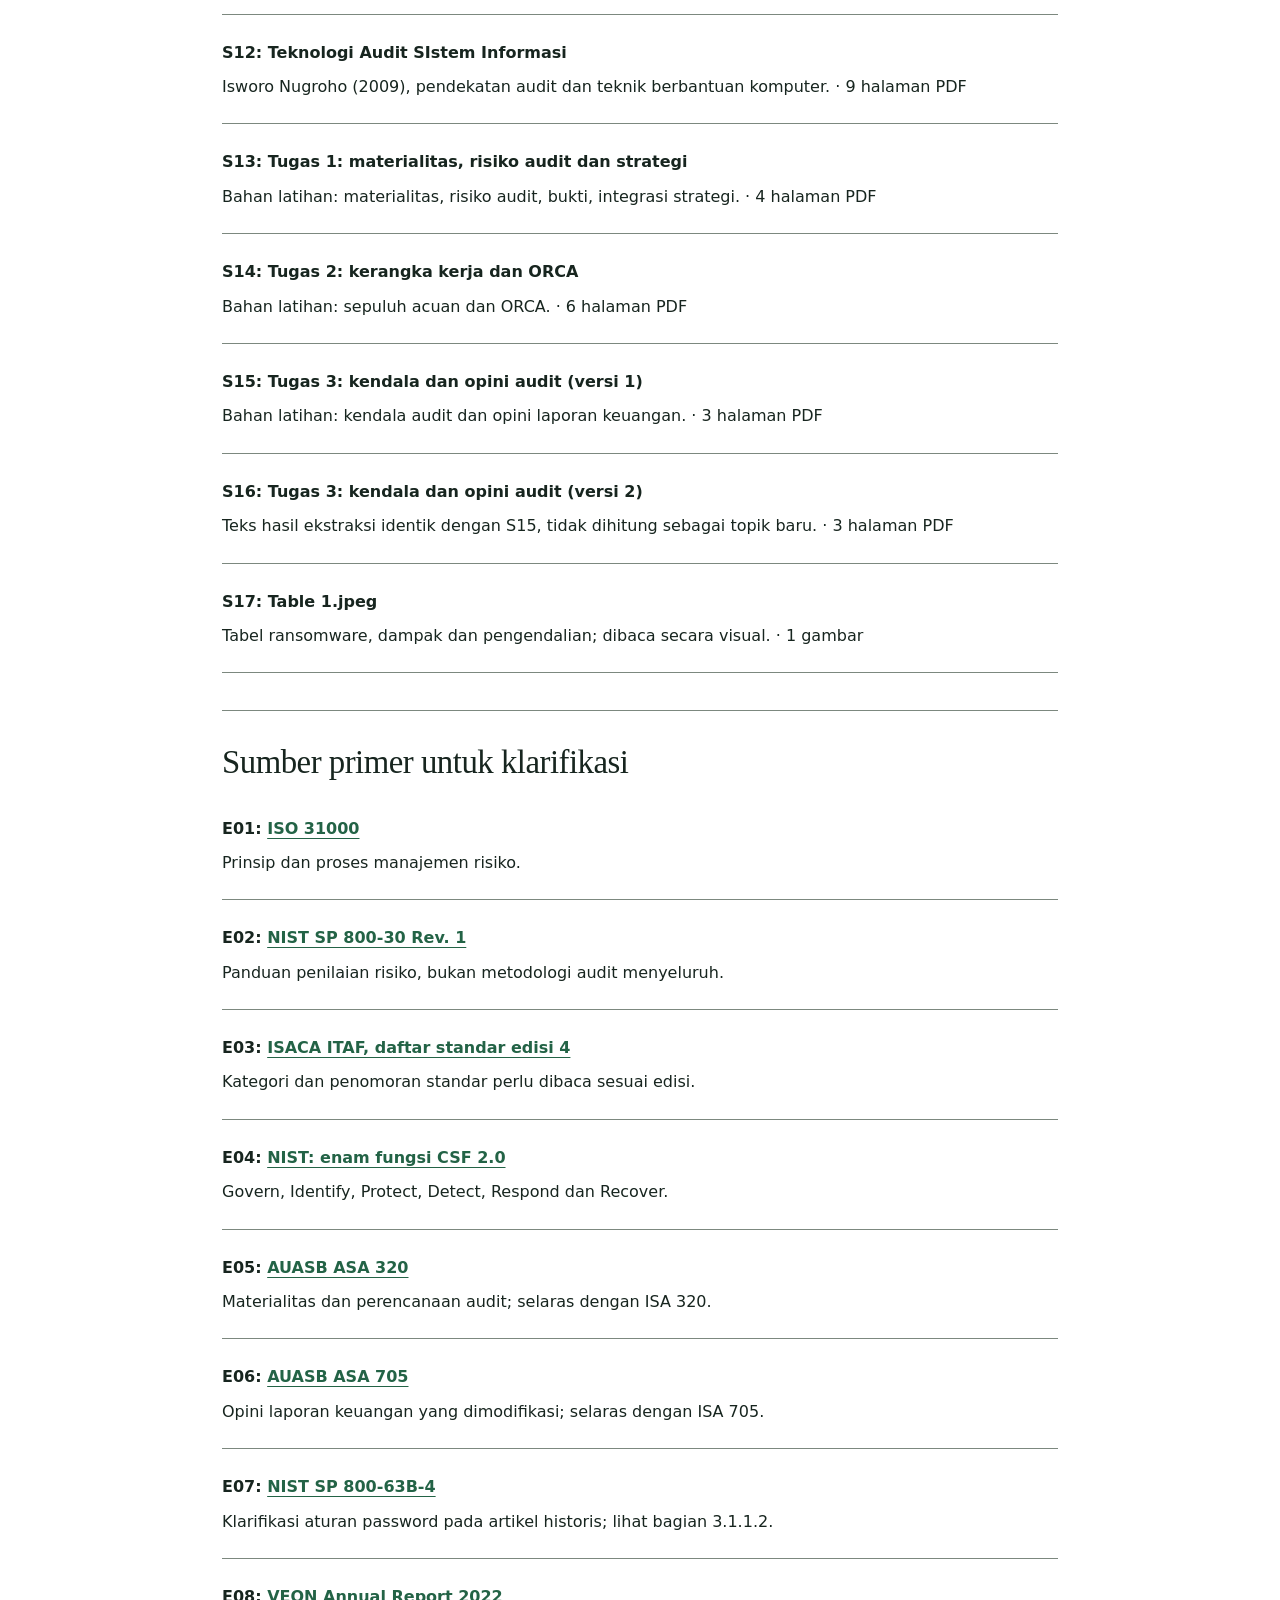
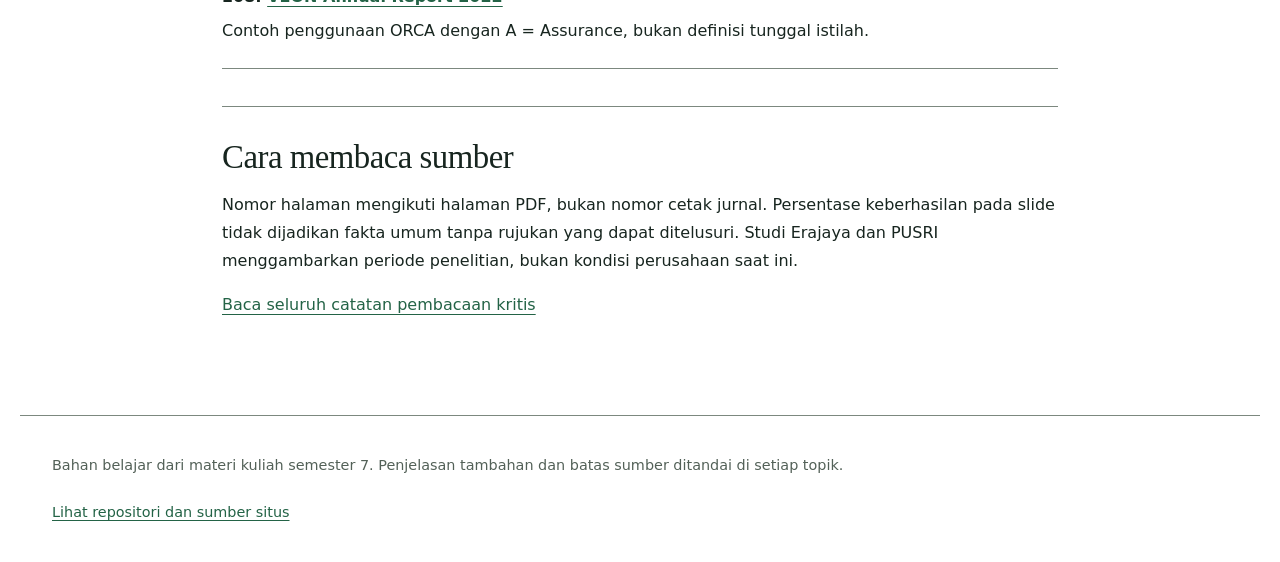
<file: reference/sumber.html>
<!doctype html>
<html lang="id"><head><meta charset="utf-8"><meta name="viewport" content="width=device-width, initial-scale=1">
<meta name="description" content="Rangkuman kuliah Manajemen Risiko dan Audit Sistem Informasi. Materi lengkap, studi kasus, latihan, dan referensi.">
<meta name="theme-color" content="#236346"><title>Sumber materi dan klarifikasi | Catatan Risiko &amp; Audit</title>
<link rel="stylesheet" href="../assets/belajar.css"><script src="../assets/belajar.js" defer></script></head>
<body><a class="skip" href="#isi">Lewati ke isi</a>
<header class="site-header"><a class="home-link" href="../index.html">Catatan Risiko &amp; Audit</a><div class="header-actions"><nav class="top-nav" aria-label="Navigasi utama"><a href="../index.html">Rangkuman</a><a href="../latihan.html">Latihan</a><a href="../reference/sumber.html" aria-current="page">Sumber</a></nav><button type="button" data-theme-toggle hidden>Mode gelap</button></div></header>
<main id="isi" class="page single-page"><div class="intro"><h1>Sumber dan batas materi</h1><p class="lead">Setiap topik merujuk ke kode sumber dan halaman PDF. Bahan kuliah asli disimpan lokal dan tidak dipublikasikan di situs ini.</p><p class="meta">16 PDF / 135 halaman + 1 gambar; dua versi Tugas 3 mempunyai teks identik.</p></div><section><h2>Bahan kuliah dan latihan</h2><ul class="source-list"><li id="S01"><strong>S01: 1. Kontrol-Audit-Sistem-Informasi-Menjaga-Keamanan-dan-Integritas-Data</strong><p>Audit SI, CIA, jenis audit dan ITGC. · 10 halaman PDF</p></li><li id="S02"><strong>S02: 2. Fungsi-Audit-Sistem-Informasi-dalam-Manajemen-Risiko-dan-Audit-Sistem-Informasi</strong><p>Tujuan audit, area pemeriksaan dan peran manajemen risiko. · 10 halaman PDF</p></li><li id="S03"><strong>S03: 3. Risiko-Sistem-Informasi-dalam-Audit</strong><p>Risiko teknis, operasional, kepatuhan dan strategis. · 10 halaman PDF</p></li><li id="S04"><strong>S04: 4. Standar-dan-Panduan-Untuk-Audit-Sistem-Informasi</strong><p>Piagam, independensi, ITAF/PASI dan pemilihan acuan. · 10 halaman PDF</p></li><li id="S05"><strong>S05: 5. Konsep-Pengendalian-Internal</strong><p>Lima unsur pengendalian internal/SPIP. · 10 halaman PDF</p></li><li id="S06"><strong>S06: 6. Manajemen-Risiko-dan-Sistem-Informasi</strong><p>Identifikasi, analisis, evaluasi dan penanganan risiko. · 10 halaman PDF</p></li><li id="S07"><strong>S07: 7. Proses-Rencana-Audit-Sistem-Informasi</strong><p>Perencanaan, lapangan, pelaporan dan tindak lanjut. · 10 halaman PDF</p></li><li id="S08"><strong>S08: 8. Manajemen-Audit-Sistem-Informasi-dan-Pelaporannya</strong><p>Komponen dan prinsip laporan serta peran manajemen. · 10 halaman PDF</p></li><li id="S09"><strong>S09: INISIASI 8- Laporan Audit</strong><p>Wella dan Johan Setiawan (2015), penelitian ERP Erajaya dengan COBIT 4.1. · 14 halaman PDF</p></li><li id="S10"><strong>S10: Pengayaan Sesi 3</strong><p>Harris, Tarigan dan Mawlan, penelitian risiko PUSRI; ketidaksesuaian hitung ditandai. · 8 halaman PDF</p></li><li id="S11"><strong>S11: Pert. 8</strong><p>Materi tambahan kualitas data dan data warehouse. · 8 halaman PDF</p></li><li id="S12"><strong>S12: Teknologi Audit SIstem Informasi</strong><p>Isworo Nugroho (2009), pendekatan audit dan teknik berbantuan komputer. · 9 halaman PDF</p></li><li id="S13"><strong>S13: Tugas 1: materialitas, risiko audit dan strategi</strong><p>Bahan latihan: materialitas, risiko audit, bukti, integrasi strategi. · 4 halaman PDF</p></li><li id="S14"><strong>S14: Tugas 2: kerangka kerja dan ORCA</strong><p>Bahan latihan: sepuluh acuan dan ORCA. · 6 halaman PDF</p></li><li id="S15"><strong>S15: Tugas 3: kendala dan opini audit (versi 1)</strong><p>Bahan latihan: kendala audit dan opini laporan keuangan. · 3 halaman PDF</p></li><li id="S16"><strong>S16: Tugas 3: kendala dan opini audit (versi 2)</strong><p>Teks hasil ekstraksi identik dengan S15, tidak dihitung sebagai topik baru. · 3 halaman PDF</p></li><li id="S17"><strong>S17: Table 1.jpeg</strong><p>Tabel ransomware, dampak dan pengendalian; dibaca secara visual. · 1 gambar</p></li></ul></section><section class="chapter"><h2>Sumber primer untuk klarifikasi</h2><ul class="source-list"><li id="E01"><strong>E01: <a href="https://www.iso.org/standard/31000">ISO 31000</a></strong><p>Prinsip dan proses manajemen risiko.</p></li><li id="E02"><strong>E02: <a href="https://csrc.nist.gov/pubs/sp/800/30/r1/final">NIST SP 800-30 Rev. 1</a></strong><p>Panduan penilaian risiko, bukan metodologi audit menyeluruh.</p></li><li id="E03"><strong>E03: <a href="https://www.isaca.org/resources/isaca-journal/issues/2020/volume-6/standards-guidelines-tools-and-techniques">ISACA ITAF, daftar standar edisi 4</a></strong><p>Kategori dan penomoran standar perlu dibaca sesuai edisi.</p></li><li id="E04"><strong>E04: <a href="https://csrc.nist.gov/glossary/term/csf_function">NIST: enam fungsi CSF 2.0</a></strong><p>Govern, Identify, Protect, Detect, Respond dan Recover.</p></li><li id="E05"><strong>E05: <a href="https://standards.auasb.gov.au/asa-320-apr-2022">AUASB ASA 320</a></strong><p>Materialitas dan perencanaan audit; selaras dengan ISA 320.</p></li><li id="E06"><strong>E06: <a href="https://standards.auasb.gov.au/asa-705-jun-2020">AUASB ASA 705</a></strong><p>Opini laporan keuangan yang dimodifikasi; selaras dengan ISA 705.</p></li><li id="E07"><strong>E07: <a href="https://pages.nist.gov/800-63-4/sp800-63b.html">NIST SP 800-63B-4</a></strong><p>Klarifikasi aturan password pada artikel historis; lihat bagian 3.1.1.2.</p></li><li id="E08"><strong>E08: <a href="https://www.veon.com/fileadmin/user_upload/investors/annual-report/full-iar.pdf">VEON Annual Report 2022</a></strong><p>Contoh penggunaan ORCA dengan A = Assurance, bukan definisi tunggal istilah.</p></li></ul></section><section class="chapter"><h2>Cara membaca sumber</h2><p>Nomor halaman mengikuti halaman PDF, bukan nomor cetak jurnal. Persentase keberhasilan pada slide tidak dijadikan fakta umum tanpa rujukan yang dapat ditelusuri. Studi Erajaya dan PUSRI menggambarkan periode penelitian, bukan kondisi perusahaan saat ini.</p><p><a href="../index.html#topik-15">Baca seluruh catatan pembacaan kritis</a></p></section></main>
<footer class="site-footer"><p>Bahan belajar dari materi kuliah semester 7. Penjelasan tambahan dan batas sumber ditandai di setiap topik.</p><a href="https://github.com/rawr-coolyeah/manajemen-risiko-audit">Lihat repositori dan sumber situs</a></footer></body></html>
</file>
<file: assets/belajar.css>
:root{color-scheme:light;--paper:#ffffff;--surface:#f2f5f3;--ink:#17251f;--muted:#536158;--accent:#236346;--line:#7c887f;--focus:#965019;--font:system-ui,-apple-system,BlinkMacSystemFont,"Segoe UI",sans-serif}
:root[data-theme="dark"]{color-scheme:dark;--paper:#14201a;--surface:#1d2e24;--ink:#edf2ed;--muted:#bac9bf;--accent:#9ed4ad;--line:#81998a;--focus:#f7bd85}
*{box-sizing:border-box}html{scroll-padding-top:1.5rem}body{margin:0;background:var(--paper);color:var(--ink);font:1rem/1.75 var(--font);overflow-wrap:anywhere}a{color:var(--accent);text-underline-offset:.22em}a:hover{text-decoration-thickness:2px}a:active{opacity:.8}button,input{font:inherit}a,button,summary,label:has(input){cursor:pointer}button{min-height:44px;padding:.55rem 1rem;border:1px solid var(--line);border-radius:4px;color:var(--ink);background:var(--paper)}button:hover{background:var(--surface)}button:active{transform:translateY(1px)}button:disabled{cursor:not-allowed;opacity:.7}input[type="search"]{width:100%;min-height:48px;padding:.65rem .9rem;border:1px solid var(--line);border-radius:4px;background:var(--paper);color:var(--ink)}input[type="radio"]{accent-color:var(--accent);flex-shrink:0;width:1.1rem;height:1.1rem}a:focus-visible,button:focus-visible,input:focus-visible,summary:focus-visible{outline:3px solid var(--focus);outline-offset:4px}[hidden]{display:none!important}.skip{position:absolute;top:-10rem;left:1rem;padding:.7rem;background:var(--paper);z-index:10}.skip:focus{top:.5rem}.site-header{padding:1rem max(1rem,calc((100vw - 1240px)/2));border-bottom:1px solid var(--line);display:flex;align-items:center;justify-content:space-between;gap:1rem;flex-wrap:wrap}.home-link{font-weight:750;text-decoration:none;color:var(--ink)}.header-actions{display:flex;gap:.5rem;flex-wrap:wrap;align-items:center}.top-nav{display:flex;gap:.3rem;flex-wrap:wrap}.top-nav a{min-height:44px;padding:.4rem .6rem;display:flex;align-items:center;color:var(--ink);text-decoration:none;border-bottom:2px solid transparent}.top-nav a[aria-current="page"]{border-bottom-color:var(--accent);color:var(--accent);font-weight:650}.top-nav a:hover{background:var(--surface)}.page{max-width:1240px;margin:auto;padding:2.2rem 1.1rem 4rem}.intro{max-width:850px;margin-bottom:2.4rem}.intro h1{font:500 clamp(2rem,5vw,3.7rem)/1.12 Georgia,"Times New Roman",serif;letter-spacing:-.035em;margin:0 0 1.2rem;max-width:23ch}.intro .lead{font-size:1.15rem;max-width:65ch}.meta,.source,.quiet{color:var(--muted);font-size:.9rem}.reading-layout{display:grid;gap:2rem;align-items:start}.contents{border-top:2px solid var(--ink);padding-top:1rem}.contents summary{font-weight:650;min-height:44px}.contents ol{padding-left:1.4rem;margin:.5rem 0}.contents a{display:block;padding:.4rem .1rem;line-height:1.5}.reader{min-width:0;max-width:790px}.search-area{margin-bottom:1.8rem}.search-area label{display:block;font-weight:650;margin-bottom:.4rem}.search-feedback{margin:.3rem 0;font-size:.9rem;color:var(--muted)}.search-row{display:flex;gap:.6rem;align-items:stretch}.no-results{padding:1rem;background:var(--surface);border:1px solid var(--line)}h2,h3{line-height:1.3}h2{font:500 clamp(1.6rem,3vw,2.05rem)/1.25 Georgia,"Times New Roman",serif;letter-spacing:-.015em;margin:0 0 .75rem}h3{font-size:1.08rem;margin:1.75rem 0 .5rem}p{margin:.8rem 0 1rem}li{padding-left:.15rem;margin-bottom:.5rem}ul,ol{padding-left:1.4rem}.chapter{padding-top:1.9rem;margin-top:2.3rem;border-top:1px solid var(--line)}.chapter:first-child{margin-top:0}.chapter .source{margin-top:.3rem}.chapter .source a{white-space:nowrap}.concept{background:var(--surface);padding:1.2rem 1.3rem;margin:1.4rem 0 2rem}.concept h2{font-size:1.45rem}.concept ol{display:flex;flex-wrap:wrap;list-style:none;gap:.5rem 1rem;padding:0;margin:.7rem 0}.concept li{padding:0;margin:0}.concept strong{color:var(--accent)}.source-list{padding:0;list-style:none}.source-list li{padding:1rem 0;border-bottom:1px solid var(--line)}.source-list strong{display:block}.source-list p{margin:.4rem 0}.lesson-list{list-style:none;padding:0}.lesson-list li{display:grid;gap:.3rem;padding:1rem 0;border-bottom:1px solid var(--line)}.lesson-list a{font-size:1.1rem;font-weight:650;min-height:44px;display:flex;align-items:center}.lesson-list span{color:var(--muted)}details.recall{border:1px solid var(--line);padding:.8rem 1rem;margin:1rem 0}summary{min-height:44px}details.recall summary{font-weight:600}details.recall[open] summary{margin-bottom:.7rem}.practice{max-width:790px}.quiz-item{margin:2rem 0 3rem}.quiz-item fieldset{border:0;padding:0;margin:0;min-width:0}.quiz-item legend{font:500 1.3rem/1.4 Georgia,serif;padding:0;margin-bottom:1rem}.quiz-options{display:grid;gap:.5rem}.quiz-options label{display:flex;align-items:center;gap:.75rem;padding:.7rem .9rem;border:1px solid var(--line);min-height:48px;border-radius:4px}.quiz-options label:hover,.quiz-options label:has(input:checked){background:var(--surface)}.quiz-item button{margin-top:.8rem}.feedback{padding:1rem;background:var(--surface);margin-top:1rem}.feedback p{margin:.2rem 0 .6rem}.feedback a{display:inline-block;padding:.4rem 0}.quiz-status{padding:1rem 1.2rem;border:1px solid var(--line);margin:1.5rem 0}.lesson-nav{display:flex;gap:1rem;justify-content:space-between;flex-wrap:wrap;margin-top:2.5rem}.lesson-nav a{min-height:44px;display:flex;align-items:center}.site-footer{max-width:1240px;padding:1.5rem 1.1rem;margin:auto;border-top:1px solid var(--line);font-size:.9rem;color:var(--muted)}.site-footer a{display:inline-block;padding:.4rem 0}.note{padding:1rem 1.2rem;background:var(--surface)}.table-wrap{overflow-x:auto}table{border-collapse:collapse;width:100%;font-size:.95rem}th,td{text-align:left;vertical-align:top;padding:.8rem;border-bottom:1px solid var(--line)}th{background:var(--surface)}.screen-only{display:block}
.search-row input{min-width:0;flex:1}.search-row button{flex-shrink:0}.contents a{min-height:44px;display:flex;align-items:center}.site-footer a{min-height:44px}
@media(min-width:48rem){.page{padding:3rem 2rem 5rem}.lesson-list li{grid-template-columns:1fr 1fr;align-items:center}.quiz-options{grid-template-columns:1fr 1fr}.site-footer{padding-inline:2rem}}
@media(min-width:72rem){.reading-layout{grid-template-columns:250px minmax(0,790px);gap:4rem}.contents{position:sticky;top:1.5rem;max-height:calc(100dvh - 3rem);overflow:auto;padding-right:1rem}.contents summary{list-style:none;cursor:default}.contents summary::-webkit-details-marker{display:none}.intro{margin-left:314px}.single-page .intro{margin-left:0}.single-page{max-width:900px}.contents a{font-size:.94rem}}
@media(prefers-reduced-motion:reduce){*,*::before,*::after{animation:none!important;transition:none!important;scroll-behavior:auto!important}}
@media print{:root,:root[data-theme="dark"]{--paper:#fff;--surface:#f2f2f2;--ink:#000;--muted:#333;--accent:#000;--line:#777}body{font-size:10.5pt;line-height:1.5}.site-header,.contents,.search-area,.screen-only,.site-footer,.lesson-nav,.quiz-item button,.quiz-options input,.skip{display:none!important}.page{max-width:none;padding:0}.intro{margin-left:0!important;margin-bottom:1.5rem}.intro h1{font-size:28pt}.reading-layout{display:block}.reader,.practice{max-width:none}.chapter{padding-top:1rem;margin-top:1.2rem;break-inside:auto}.chapter[hidden]{display:block!important}h2,h3,legend{break-after:avoid}a{color:#000}details.recall> :not(summary){display:block!important}details::details-content{content-visibility:visible!important}details.recall{break-inside:avoid}.quiz-options{display:block}.quiz-options label{padding:.2rem;border:0;min-height:0}.quiz-item{break-inside:avoid;margin:1.5rem 0}.feedback{display:block!important}.concept{padding:.5rem 0;background:none}.meta{font-size:9pt}@page{margin:17mm}}
</file>
